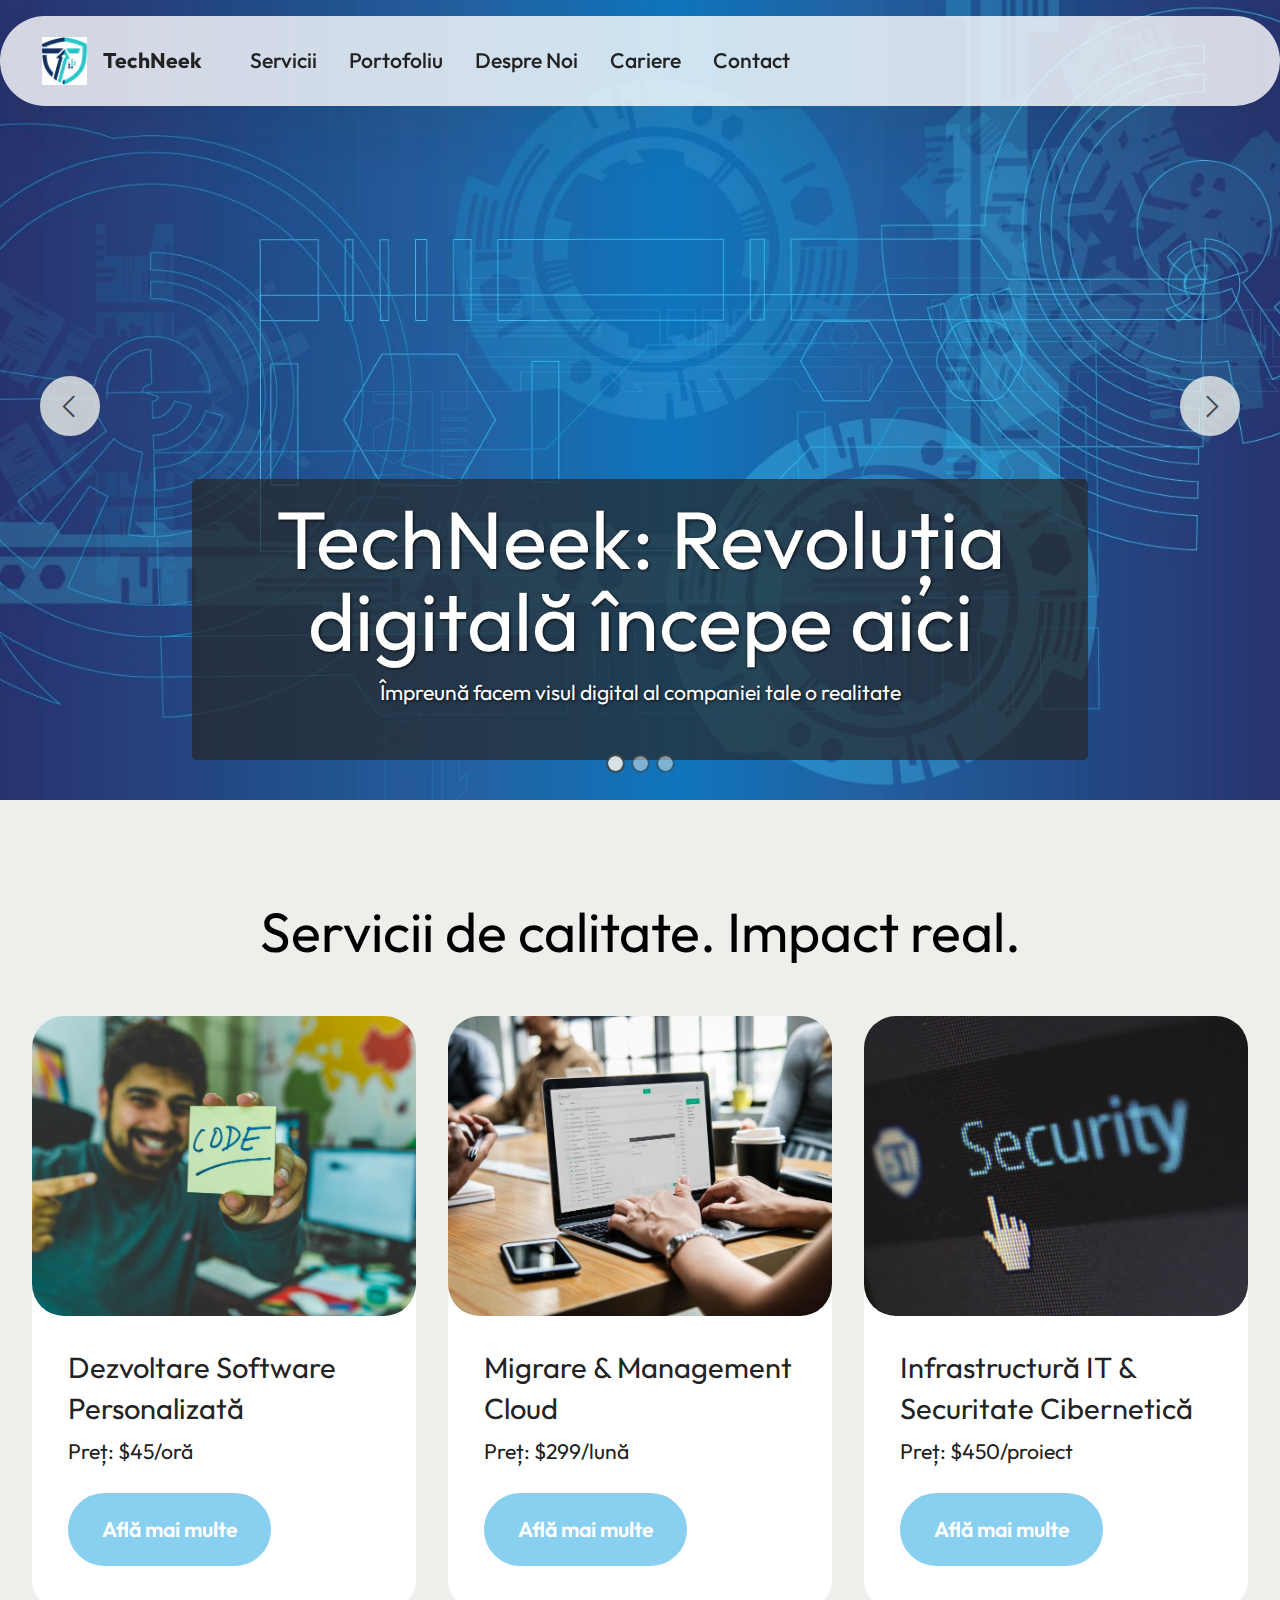
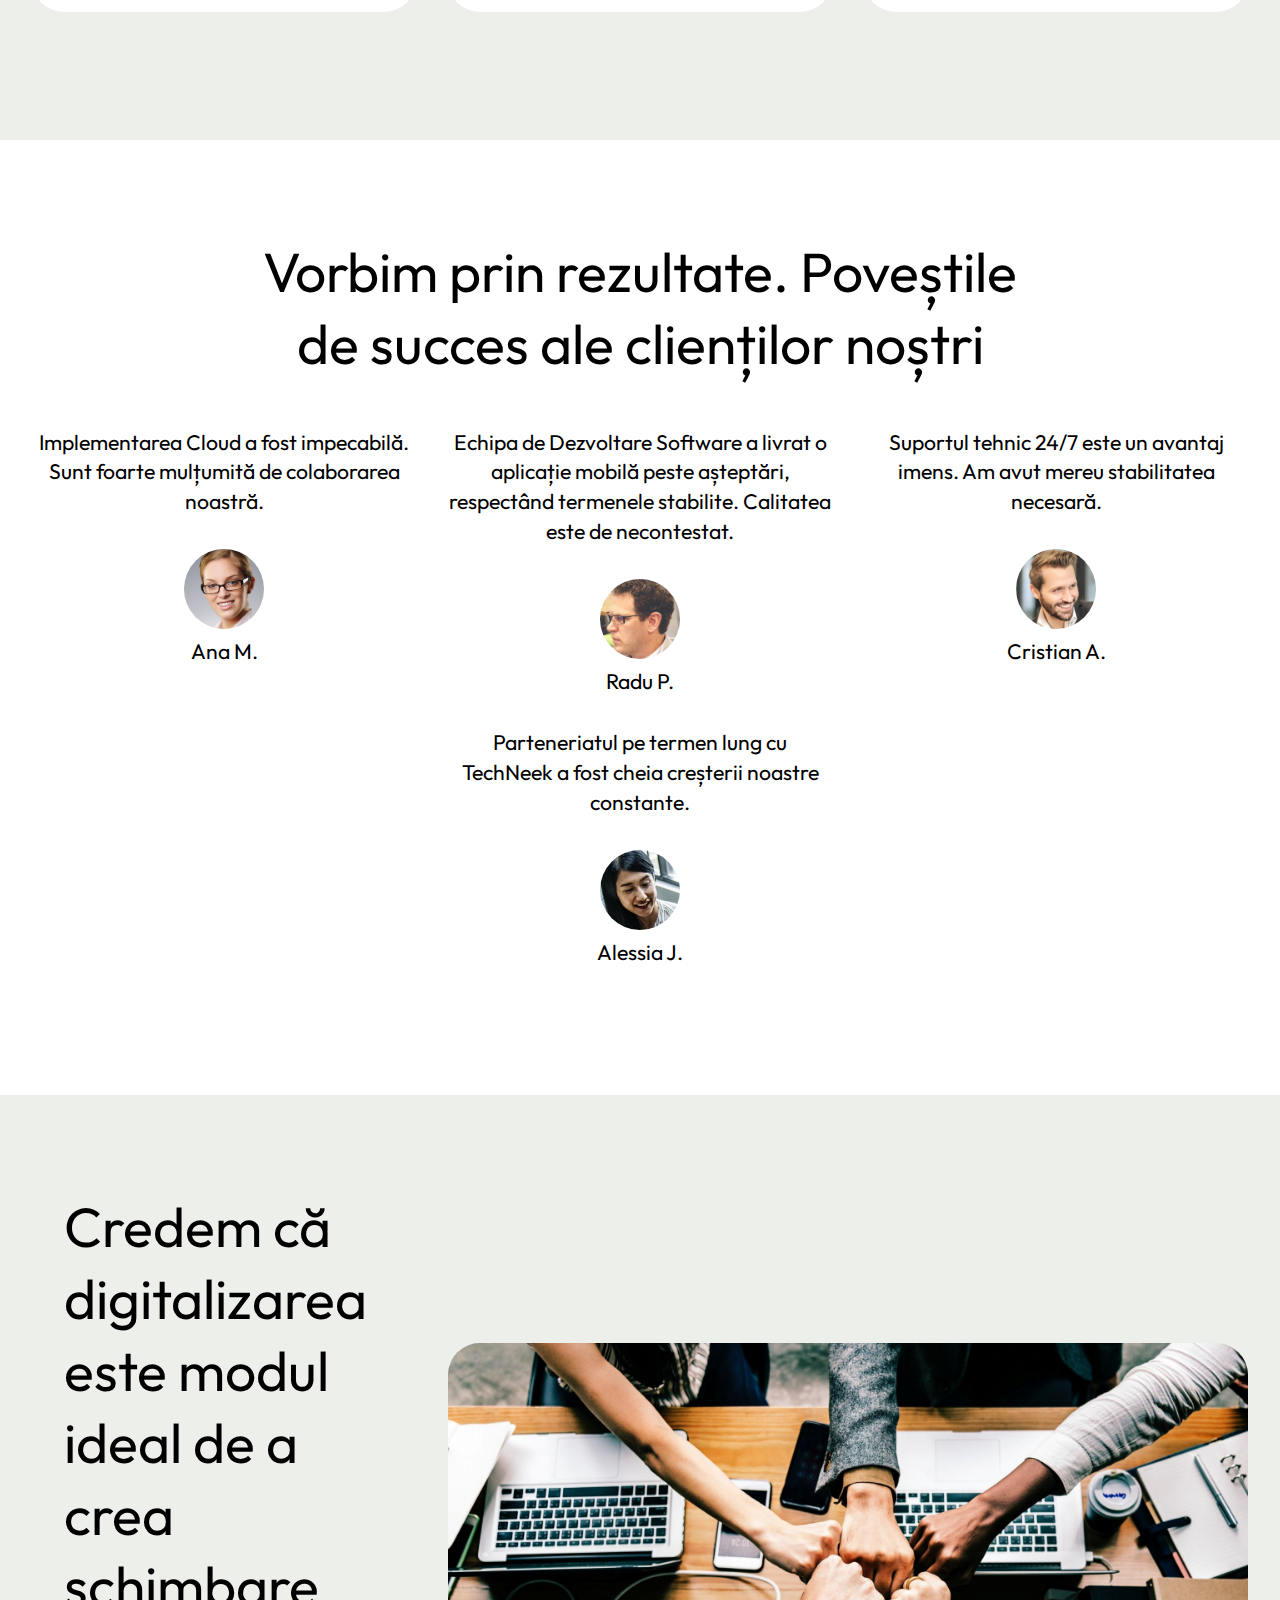
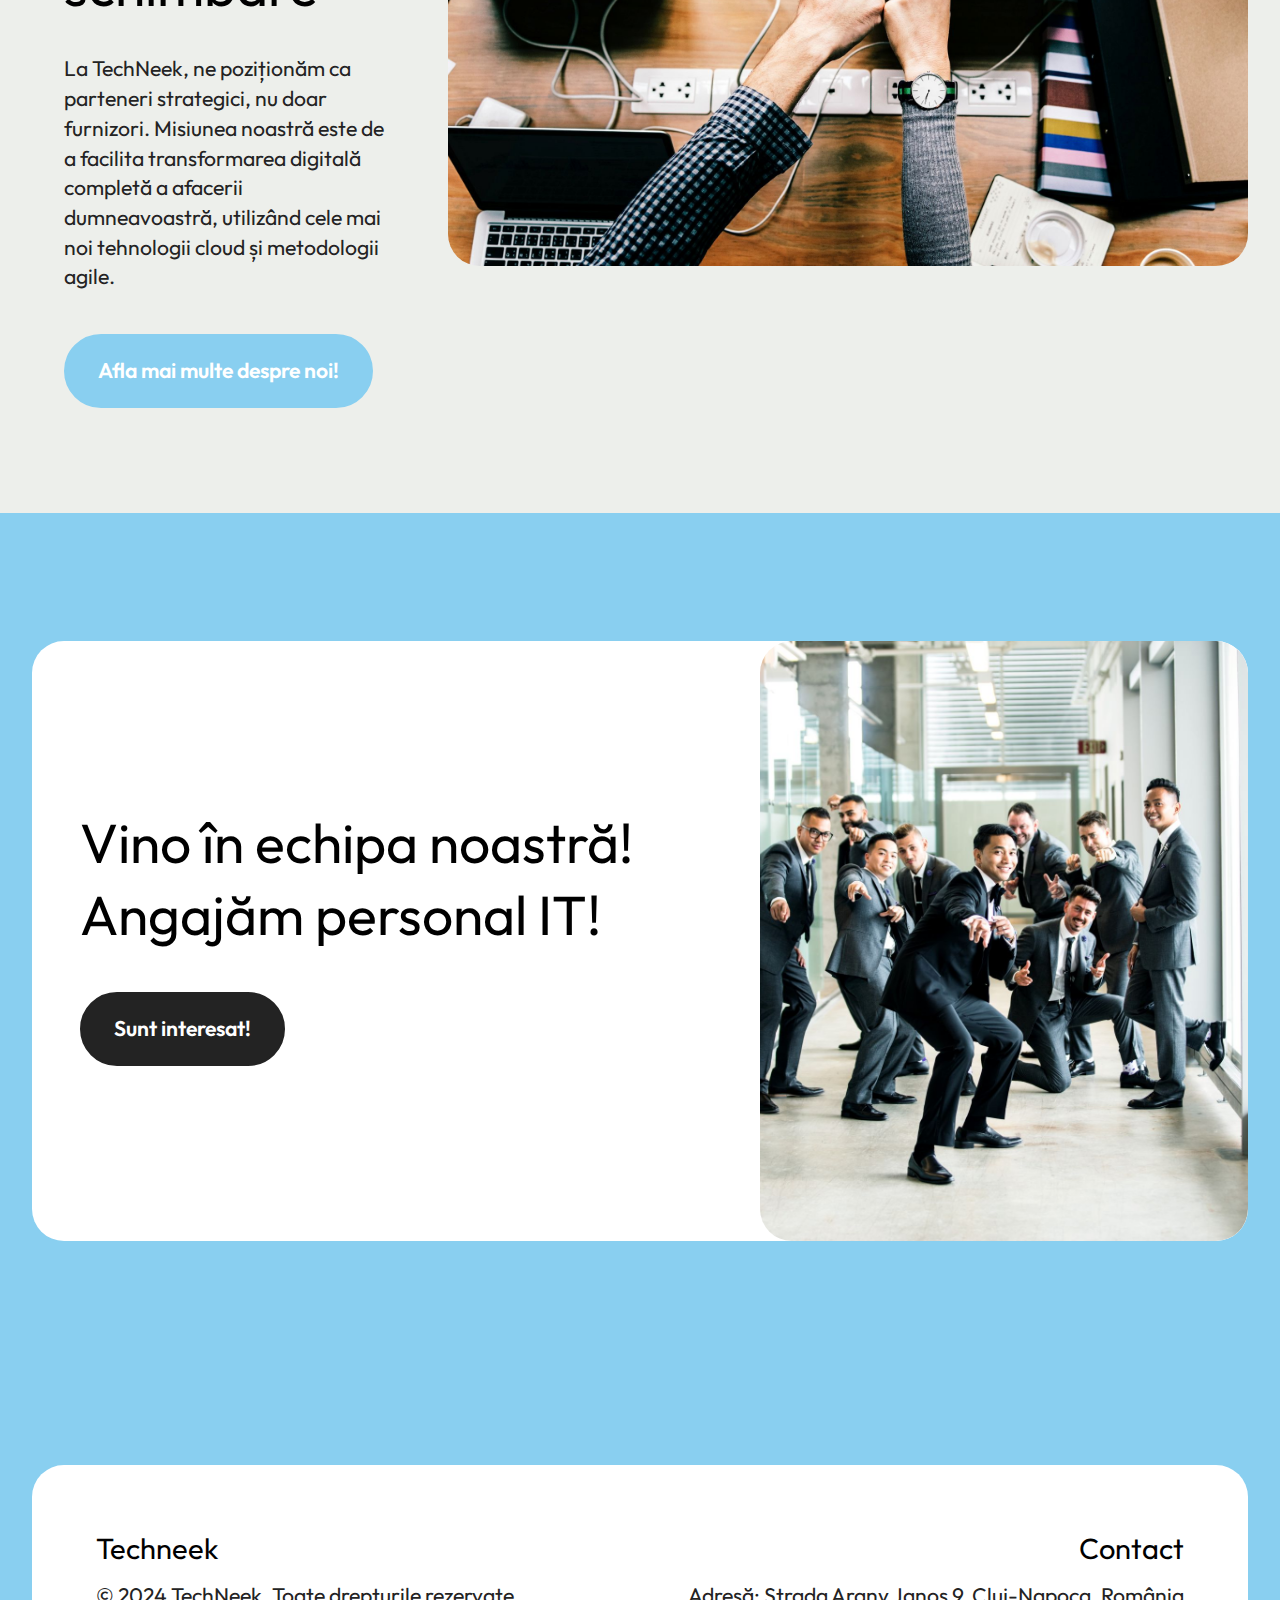
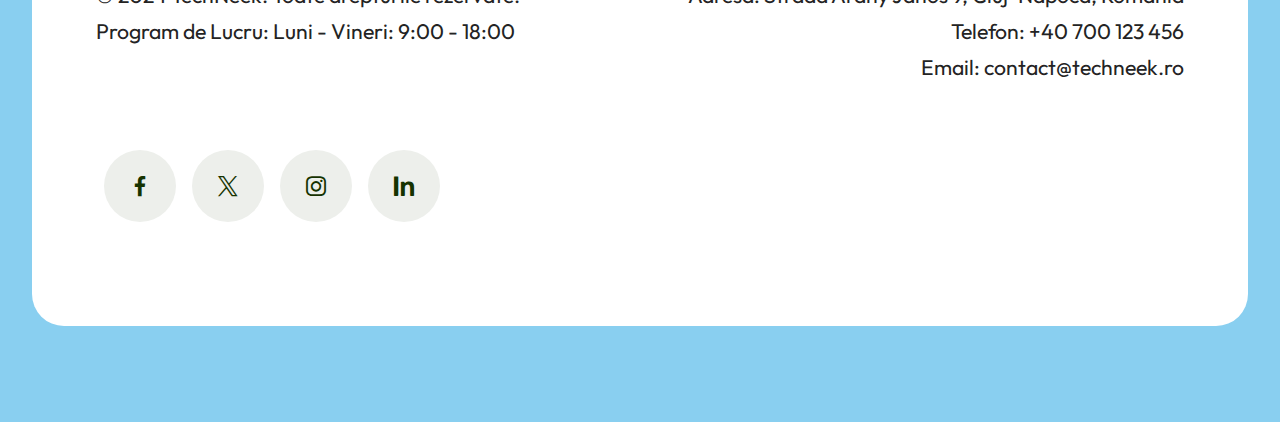
<file: index.html>
<!DOCTYPE html>
<html>

<head>
	<meta charset="UTF-8">
	<meta http-equiv="X-UA-Compatible" content="IE=edge">
	<meta name="author" content="Istvan Florin">
	 <meta name="keywords"
        content="IT, corporatie, firma, software, cloud, infrstructură, dezvoltare web, consultanță, soluții digitale">
	<meta name="generator" content="Mobirise v6.1.12, mobirise.com">
	<meta name="viewport" content="width=device-width, initial-scale=1, minimum-scale=1">
	<link rel="shortcut icon" href="assets/images/gemini-generated-image-dz9r2sdz9r2sdz9r.png" type="image/x-icon">
	<meta name="description"
		content="TechNeek oferă soluții de Dezvoltare Software, Infrastructură IT și Servicii Cloud. Partenerul tău pentru o transformare digitală de succes.">
	<title>TechNeek</title>
	<link rel="stylesheet" href="assets/web/assets/mobirise-icons2/mobirise2.css">
	<link rel="stylesheet" href="assets/bootstrap/css/bootstrap.min.css">
	<link rel="stylesheet" href="assets/dropdown/css/style.css">
	<link rel="stylesheet" href="assets/socicon/css/styles.css">
	<link rel="stylesheet" href="assets/theme/css/style.css">
	<link rel="preload"
		href="https://fonts.googleapis.com/css?family=Poppins:100,100i,200,200i,300,300i,400,400i,500,500i,600,600i,700,700i,800,800i,900,900i&display=swap"
		as="style" onload="this.onload=null;this.rel='stylesheet'">
	<noscript>
		<link rel="stylesheet"
			href="https://fonts.googleapis.com/css?family=Poppins:100,100i,200,200i,300,300i,400,400i,500,500i,600,600i,700,700i,800,800i,900,900i&display=swap">
	</noscript>
	<link rel="preload"
		href="https://fonts.googleapis.com/css?family=Inter+Tight:100,200,300,400,500,600,700,800,900,100i,200i,300i,400i,500i,600i,700i,800i,900i&display=swap"
		as="style" onload="this.onload=null;this.rel='stylesheet'">
	<noscript>
		<link rel="stylesheet"
			href="https://fonts.googleapis.com/css?family=Inter+Tight:100,200,300,400,500,600,700,800,900,100i,200i,300i,400i,500i,600i,700i,800i,900i&display=swap">
	</noscript>
	<link rel="preload" as="style" href="assets/mobirise/css/mbr-additional.css?v=YI3kRM">
	<link rel="stylesheet" href="assets/mobirise/css/mbr-additional.css?v=YI3kRM" type="text/css">
	<link rel="preconnect" href="https://fonts.googleapis.com">
<link rel="preconnect" href="https://fonts.gstatic.com" crossorigin>
<link href="https://fonts.googleapis.com/css2?family=Outfit:wght@300;400;600;700&display=swap" rel="stylesheet">

	<style>
    .carousel-caption {
        background-color: rgba(39, 39, 39, 0.7);
        border-radius: 5px;
        text-shadow: 1px 1px 3px rgba(0,0,0,0.8);
    }
	</style>

</head>

<body>

	<section data-bs-version="5.1" class="menu menu1 cid-v6NII0xb3q" once="menu" id="menu01-0">


		<nav class="navbar navbar-dropdown navbar-fixed-top navbar-expand-lg">
			<div class="container">
				<div class="navbar-brand">
					<span class="navbar-logo">
						<a href="index.html">
							<img src="assets/images/gemini-generated-image-dz9r2sdz9r2sdz9r.png"
								alt="TechNeek: Digitalizarea începe aici" style="height: 3rem;">
						</a>
					</span>
					<span class="navbar-caption-wrap"><a class="navbar-caption text-black display-4"
							href="index.html">TechNeek</a></span>
				</div>
				<button class="navbar-toggler" type="button" data-toggle="collapse" data-bs-toggle="collapse"
					data-target="#navbarSupportedContent" data-bs-target="#navbarSupportedContent"
					aria-controls="navbarNavAltMarkup" aria-expanded="false" aria-label="Toggle navigation">
					<div class="hamburger">
						<span></span>
						<span></span>
						<span></span>
						<span></span>
					</div>
				</button>
				<div class="collapse navbar-collapse" id="navbarSupportedContent">
					<ul class="navbar-nav nav-dropdown nav-right" data-app-modern-menu="true">
						<li class="nav-item">
							<a class="nav-link link text-black text-primary display-4" href="Servicii.html">Servicii</a>
						</li>
						<li class="nav-item">
							<a class="nav-link link text-black text-primary display-4" href="Portofoliu.html"
								aria-expanded="false">Portofoliu</a>
						</li>
						<li class="nav-item">
							<a class="nav-link link text-black text-primary display-4" href="Desprenoi.html">Despre
								Noi</a>
						</li>
						<li class="nav-item"><a class="nav-link link text-black text-primary display-4"
								href="Cariere.html">Cariere</a></li>
						<li class="nav-item"><a class="nav-link link text-black text-primary display-4"
								href="Contact.html">Contact</a></li>
					</ul>


				</div>
			</div>
		</nav>
	</section>

	<section data-bs-version="5.1" class="slider3 cid-v6NQ73GzqE" id="slider03-9">

		<div class="carousel slide" id="v8zXuXJMlh" data-interval="5000" data-bs-interval="5000">
			<ol class="carousel-indicators">
				<li data-slide-to="0" data-bs-slide-to="0" class="active" data-target="#v8zXuXJMlh"
					data-bs-target="#v8zXuXJMlh"></li>
				<li data-slide-to="1" data-bs-slide-to="1" data-target="#v8zXuXJMlh" data-bs-target="#v8zXuXJMlh"></li>
				<li data-slide-to="2" data-bs-slide-to="2" data-target="#v8zXuXJMlh" data-bs-target="#v8zXuXJMlh"></li>
			</ol>
			<div class="carousel-inner">
				<div class="carousel-item slider-image item active">
					<div class="item-wrapper">
						<img class="d-block w-100" src="geometric.jpg" alt="Fundal abstract tehnologic albastru cu forme geometrice circulare și linii digitale">

						<div class="carousel-caption">
							<h1 class="mbr-section-subtitle mbr-fonts-style mb-3 display-1">
								<p class="bold">TechNeek: Revoluția digitală începe aici</p>
							</h1>
							<p class="mbr-section-text mbr-fonts-style mb-4 display-7">Împreună facem visul digital al
								companiei tale o realitate</p>
						</div>
					</div>
				</div>
				<div class="carousel-item slider-image item">
					<div class="item-wrapper">
						<img class="d-block w-100" src="meeting-laptop.jpg" alt="Mobirise Website Builder">

						<div class="carousel-caption">
							<p class="mbr-section-subtitle mbr-fonts-style mb-3 display-5">
								Dezvoltare Software Personalizată
							</p>
							<p class="mbr-section-text mbr-fonts-style mb-4 display-7">Soluții unice, concepute pentru
								succesul afacerii dumneavoastră.</p>
							<div class="mbr-section-btn mb-5">
							</div>
						</div>
					</div>
				</div>
				<div class="carousel-item slider-image item">
					<div class="item-wrapper">
						<img class="d-block w-100" src="calculator-amuzant.jpg" alt="Bărbat zâmbitor lucrând la un calculator într-un birou luminat, tastând fericit">

						<div class="carousel-caption">
							<p class="mbr-section-subtitle mbr-fonts-style mb-3 display-5">
								Infrastructură IT
							</p>
							<p class="mbr-section-text mbr-fonts-style mb-4 display-7">Securitate și performanță
								garantată</p>
							<div class="mbr-section-btn mb-5">
							</div>
						</div>
					</div>
				</div>
			</div>
			<a class="carousel-control carousel-control-prev" role="button" data-slide="prev" data-bs-slide="prev"
				href="#v8zXuXJMlh">
				<span class="mobi-mbri mobi-mbri-arrow-prev" aria-hidden="true"></span>
				<span class="sr-only visually-hidden">Previous</span>
			</a>
			<a class="carousel-control carousel-control-next" role="button" data-slide="next" data-bs-slide="next"
				href="#v8zXuXJMlh">
				<span class="mobi-mbri mobi-mbri-arrow-next" aria-hidden="true"></span>
				<span class="sr-only visually-hidden">Next</span>
			</a>
		</div>
	</section>

	<section data-bs-version="5.1" class="pricing02 cid-v8zWPEwVhf" id="pricing02-w">


		<div class="container">
			<div class="row justify-content-center">
				<div class="col-12 content-head">
					<div class="mbr-section-head mb-5">
						<h2 class="mbr-section-title mbr-fonts-style align-center mb-0 display-2">
							Servicii de calitate. Impact real.
						</h2>
					</div>
				</div>
			</div>
			<div class="row justify-content-center">
				<div class="item features-image col-12 col-md-6 col-lg-4">
					<div class="item-wrapper">
						<div class="item-img">
							<img src="code-note.jpg" alt="Programator zâmbitor ținând un post-it galben pe care scrie CODE, arătând spre el">
						</div>
						<div class="item-content">
							<h3 class="item-title mbr-fonts-style display-5">
								Dezvoltare Software Personalizată
							</h3>
							<p class="item-subtitle mbr-fonts-style display-7">
								Preț: $45/oră
							</p>
							<div class="mbr-section-btn item-footer"><a href="Servicii.html"
									class="btn item-btn btn-primary display-7">Află mai multe</a></div>
						</div>

					</div>
				</div>
				<div class="item features-image col-12 col-md-6 col-lg-4">
					<div class="item-wrapper">
						<div class="item-img">
							<img src="maini-laptop.jpg" alt="Persoană lucrând la laptop într-o ședință, tastând un email, cu colegi în fundal">
						</div>
						<div class="item-content">
							<h3 class="item-title mbr-fonts-style display-5">
								Migrare & Management Cloud
							</h3>
							<p class="item-subtitle mbr-fonts-style display-7">
								Preț: $299/lună
							</p>
							<div class="mbr-section-btn item-footer"><a href="Servicii.html"
									class="btn item-btn btn-primary display-7">Află mai multe</a></div>
						</div>
					</div>
				</div>
				<div class="item features-image col-12 col-md-6 col-lg-4">
					<div class="item-wrapper">
						<div class="item-img">
							<img src="security.jpg" alt="Cursor de mouse indicând spre cuvântul Security pe un ecran digital">
						</div>
						<div class="item-content">
							<h3 class="item-title mbr-fonts-style display-5">
								Infrastructură IT & Securitate Cibernetică
							</h3>
							<p class="item-subtitle mbr-fonts-style display-7">
								Preț: $450/proiect
							</p>
							<div class="mbr-section-btn item-footer"><a href="Servicii.html"
									class="btn item-btn btn-primary display-7">Află mai multe</a></div>
						</div>
					</div>
				</div>
			</div>
		</div>
	</section>

	<section data-bs-version="5.1" class="people05 cid-v6NQp9ebQ5" id="people05-b">




		<div class="container">
			<div class="row mb-5 justify-content-center">
				<div class="col-12 mb-0 content-head">
					<h2 class="mbr-section-title mbr-fonts-style align-center mb-0 display-2">
						Vorbim prin rezultate. Poveștile de succes ale clienților noștri
					</h2>

				</div>
			</div>
			<div class="row justify-content-center">
				<div class="item features-without-image col-12 col-md-6 col-lg-4 active">
					<div class="item-wrapper">
						<div class="card-box align-left">
							<p class="card-text mbr-fonts-style display-7">
								Implementarea Cloud a fost impecabilă. Sunt foarte mulțumită de colaborarea noastră.
							</p>
							<div class="img-wrapper mt-4 mb-2">
								<img src="femeie-in-toata-firea.jpg" alt="Portretul unei femei zâmbitoare purtând ochelari și o cămașă business, pe un fundal gri" data-slide-to="0" data-bs-slide-to="0">
							</div>
							<p class="card-title mbr-fonts-style display-7">
								Ana M.
							</p>
						</div>
					</div>
				</div>
				<div class="item features-without-image col-12 col-md-6 col-lg-4">
					<div class="item-wrapper">
						<div class="card-box align-left">
							<p class="card-text mbr-fonts-style display-7">
								Echipa de Dezvoltare Software a livrat o aplicație mobilă peste așteptări, respectând
								termenele stabilite. Calitatea este de necontestat.
							</p>
							<div class="img-wrapper mt-4 mb-2">
								<img src="barbat-scaun.jpg" data-slide-to="1" data-bs-slide-to="1" alt="Profilul unui bărbat cu ochelari și căști cu microfon, concentrat la activitatea sa de la birou">
							</div>
							<p class="card-title mbr-fonts-style display-7">
								Radu P.
							</p>
						</div>
					</div>
				</div>
				<div class="item features-without-image col-12 col-md-6 col-lg-4">
					<div class="item-wrapper">
						<div class="card-box align-left">
							<p class="card-text mbr-fonts-style display-7">
								Suportul tehnic 24/7 este un avantaj imens. Am avut mereu stabilitatea necesară.
							</p>
							<div class="img-wrapper mt-4 mb-2">
								<img src="cafeluta-la-laptop.jpg" data-slide-to="2" data-bs-slide-to="2" alt="Bărbat cu barbă zâmbind și privind spre dreapta">
							</div>
							<p class="card-title mbr-fonts-style display-7">
								Cristian A.
							</p>
						</div>
					</div>
				</div>
				<div class="item features-without-image col-12 col-md-6 col-lg-4">
					<div class="item-wrapper">
						<div class="card-box align-left">
							<p class="card-text mbr-fonts-style display-7">
								Parteneriatul pe termen lung cu TechNeek a fost cheia creșterii noastre constante.
							</p>
							<div class="img-wrapper mt-4 mb-2">
								<img src="femeie.jpg" data-slide-to="2" data-bs-slide-to="2" alt="Portretul unei tinere profesioniste zâmbind într-un birou luminos.">
							</div>
							<p class="card-title mbr-fonts-style display-7">
								Alessia J.
							</p>
						</div>
					</div>
				</div>
			</div>
		</div>
	</section>

	<section data-bs-version="5.1" class="header1 cid-v6NQDo6KdR" id="header01-c">





		<div class="container-fluid">
			<div class="row justify-content-center">
				<div class="col-12 col-md-12 col-lg-8 image-wrapper">
					<img class="w-100" src="maini.jpg" alt="Vedere de sus cu mâinile unei echipe unite într-un salut de grup deasupra laptopurilor">
				</div>
				<div class="col-12 col-lg col-md-12">
					<div class="text-wrapper align-left">
						<h2 class="mbr-section-title mbr-fonts-style mb-4 display-2">
							Credem că digitalizarea este modul ideal de a crea schimbare
						</h2>
						<p class="mbr-text mbr-fonts-style mb-4 display-7">
							La TechNeek, ne poziționăm ca parteneri strategici, nu doar furnizori. Misiunea noastră este
							de a facilita transformarea digitală completă a afacerii dumneavoastră, utilizând cele mai
							noi tehnologii cloud și metodologii agile.
						</p>
						<div class="mbr-section-btn mt-3"><a class="btn btn-warning display-7"
								href="Desprenoi.html">Afla mai multe despre noi!</a></div>
					</div>
				</div>
			</div>
		</div>
	</section>

	<section data-bs-version="5.1" class="start article05 cid-v8zX3zJkdS" id="article05-x">





		<div class="container">
			<div class="row justify-content-center align-items-center">
				<div class="col-12">
					<div class="card-wrapper">
						<div class="row">
							<div class="col-12 col-md-12 col-lg-5 image-wrapper">
								<img class="w-100" src="businessmani-dans.jpg" alt="Grup de bărbați în costume business într-o postură dinamică și amuzantă pe un hol de birou">
							</div>
							<div class="col-12 col-lg col-md-12">
								<div class="text-wrapper align-left">
									<h2 class="mbr-section-title mbr-fonts-style mb-4 display-2">
										Vino în echipa noastră! Angajăm personal IT!
									</h2>
									<div class="mbr-section-btn mt-3"><a class="btn btn-lg btn-black display-7"
											href="Cariere.html">Sunt interesat!</a></div>
								</div>
							</div>
						</div>
					</div>
				</div>
			</div>
		</div>
	</section>

	<section data-bs-version="5.1" class="footer1 cid-v6NQKkIXAj" once="footers" id="footer01-d">
    <div class="container">
        <div class="row mbr-white">
            
            <div class="col-12 col-md-6 text-start">
                <h2 class="mbr-section-subtitle mbr-fonts-style mb-2 display-5">
                    Techneek
                </h2>
                <ul class="list mbr-fonts-style display-7">
                    <li class="mbr-text item-wrap">© 2024 TechNeek. Toate drepturile rezervate.</li>
                    <li class="mbr-text item-wrap">Program de Lucru: Luni - Vineri: 9:00 - 18:00</li>
                </ul>
            </div>

            <div class="col-12 col-md-6 text-md-end">
                <h2 class="mbr-section-subtitle mbr-fonts-style mb-2 display-5">
                    Contact
                </h2>
                <ul class="list mbr-fonts-style display-7">
                    <li class="mbr-text item-wrap">Adresă: Strada Arany Janos 9, Cluj-Napoca, România</li>
                    <li class="mbr-text item-wrap">Telefon: +40 700 123 456</li>
                    <li class="mbr-text item-wrap">Email: contact@techneek.ro</li>
                </ul>
            </div>

            <div class="col-12 mt-5 footer-col">
                <div class="social-row mt-2 display-7">
                    <div class="soc-item">
                        <a href="https://www.facebook.com/" target="_blank">
                            <span class="mbr-iconfont socicon socicon-facebook"></span>
                        </a>
                    </div>
                    <div class="soc-item">
                        <a href="https://x.com/home" target="_blank">
                            <span class="mbr-iconfont socicon socicon-twitter"></span>
                        </a>
                    </div>
                    <div class="soc-item">
                        <a href="https://www.instagram.com/" target="_blank">
                            <span class="mbr-iconfont socicon socicon-instagram"></span>
                        </a>
                    </div>
                    <div class="soc-item">
                        <a href="https://www.linkedin.com/" target="_blank">
                            <span class="mbr-iconfont socicon-logmein socicon"></span>
                        </a>
                    </div>
                </div>
            </div>
            
            <div class="col-12 mt-4">
                <p class="mbr-text mb-0 mbr-fonts-style copyright align-center display-7">
                </p>
            </div>
        </div>
    </div>
</section>
	<script src="assets/bootstrap/js/bootstrap.bundle.min.js"></script>
	<script src="assets/smoothscroll/smooth-scroll.js"></script>
	<script src="assets/ytplayer/index.js"></script>
	<script src="assets/dropdown/js/navbar-dropdown.js"></script>
	<script src="assets/theme/js/script.js"></script>


</body>

</html>
</file>
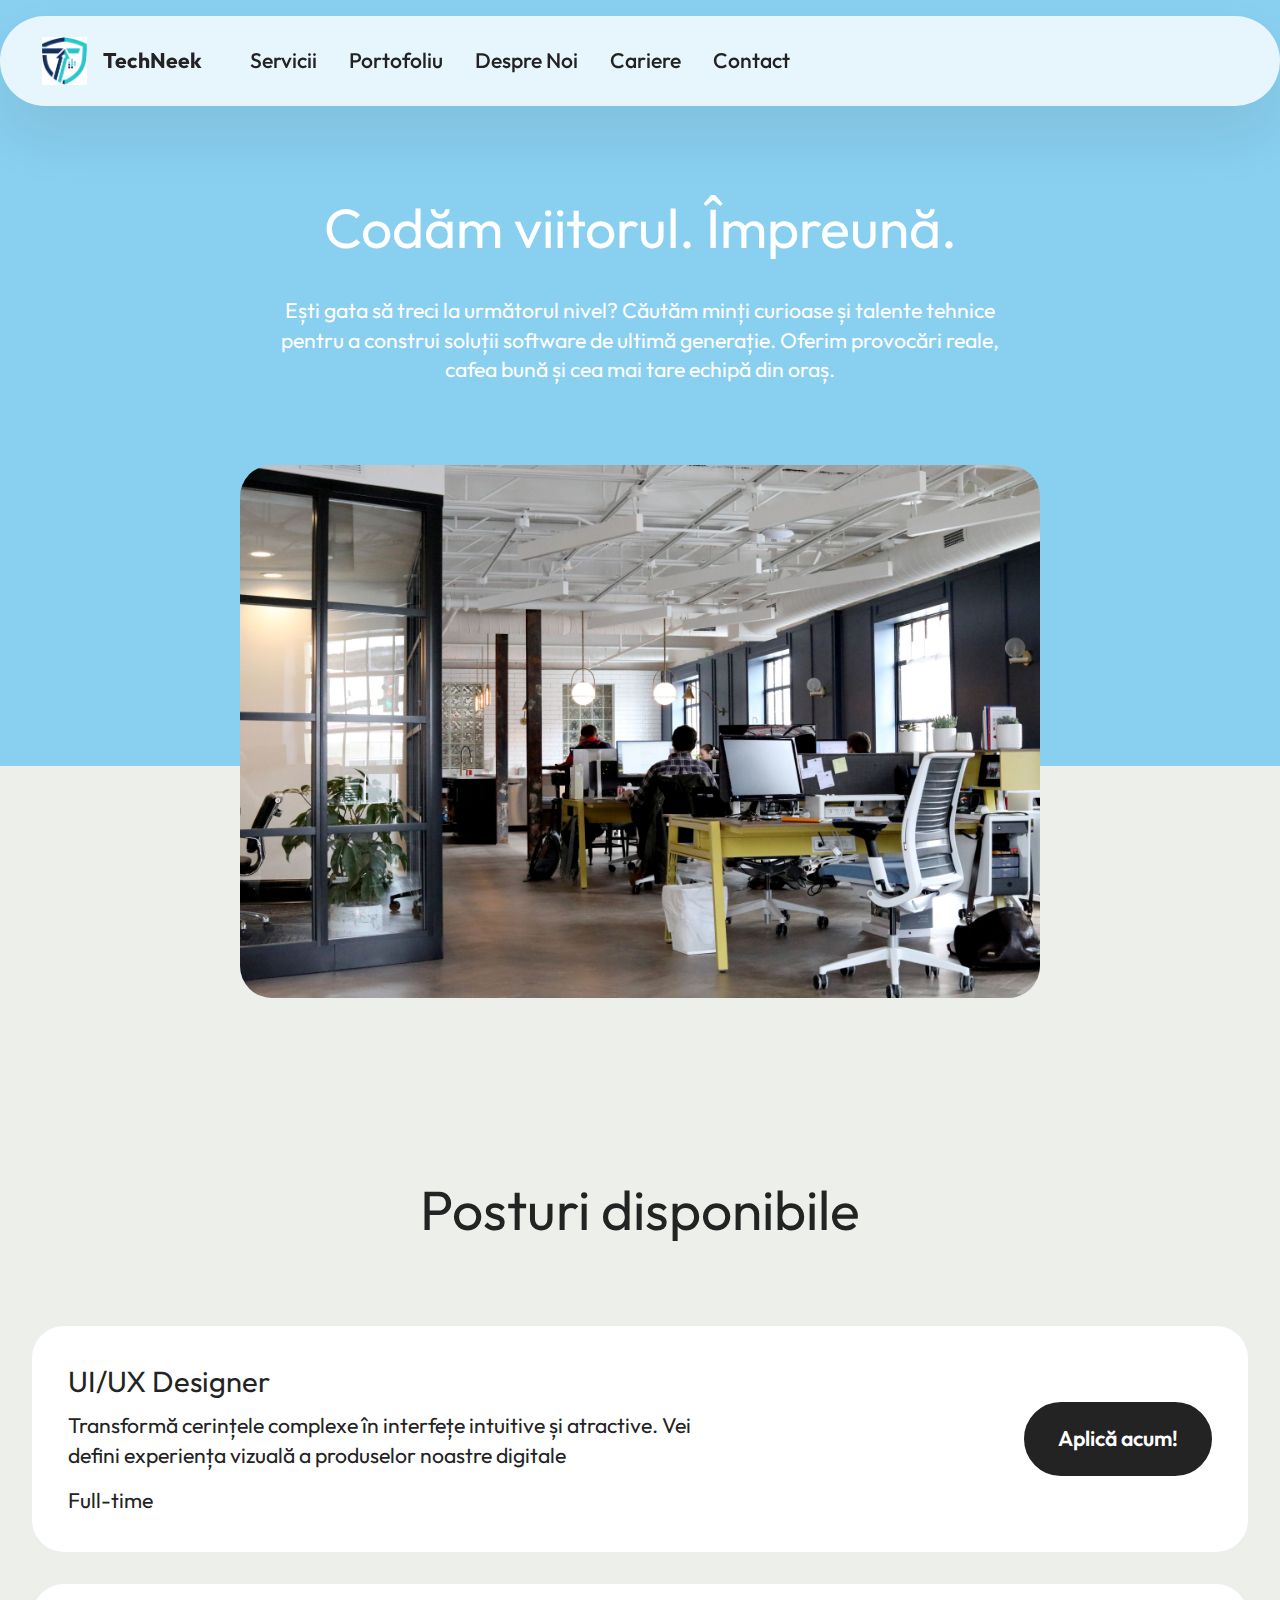
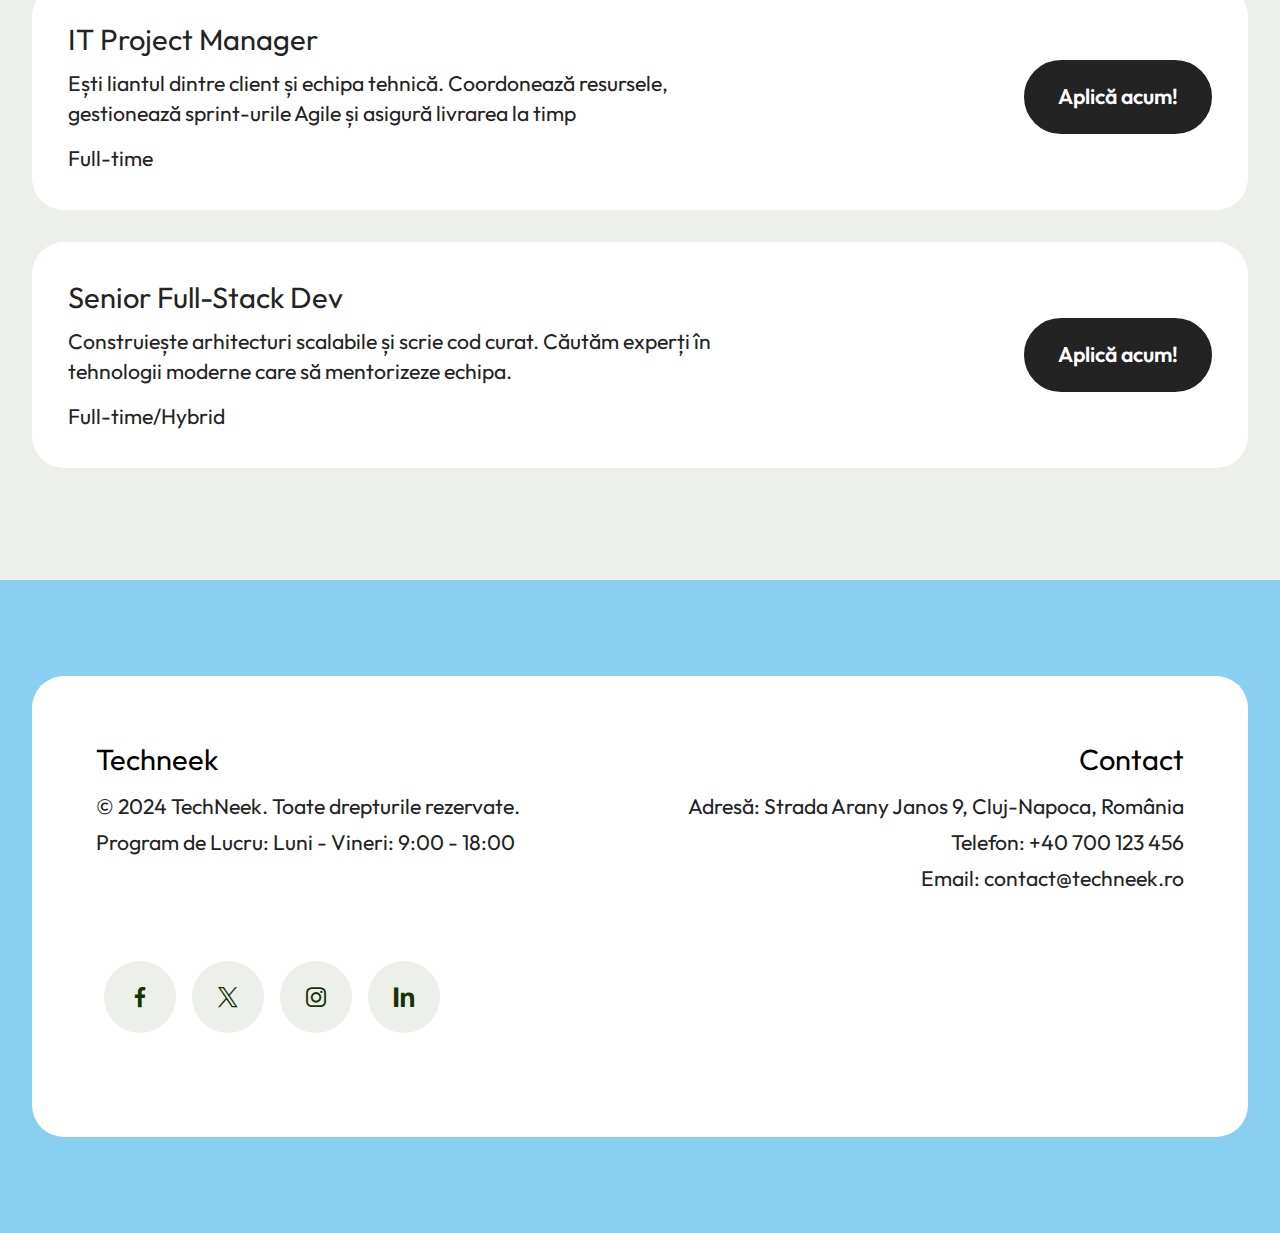
<file: Cariere.html>
<!DOCTYPE html>
<html>

<head>
	<meta charset="UTF-8">
	<meta http-equiv="X-UA-Compatible" content="IE=edge">
	<meta name="author" content="Istvan Florin">
	 <meta name="keywords"
        content="IT, corporatie, firma, software, cloud, infrstructură, dezvoltare web, consultanță, soluții digitale">
	<meta name="generator" content="Mobirise v6.1.12, mobirise.com">
	<meta name="viewport" content="width=device-width, initial-scale=1, minimum-scale=1">
	<link rel="shortcut icon" href="assets/images/gemini-generated-image-dz9r2sdz9r2sdz9r.png" type="image/x-icon">
	<meta name="description"
		content="Alătură-te echipei noastre! Căutăm developeri pasionați și specialiști IT care vor să lucreze la proiecte inovatoare. Vezi pozițiile deschise și aplică azi.">


	<title>Cariere</title>
	<link rel="stylesheet" href="assets/web/assets/mobirise-icons2/mobirise2.css">
	<link rel="stylesheet" href="assets/bootstrap/css/bootstrap.min.css">
	<link rel="stylesheet" href="assets/dropdown/css/style.css">
	<link rel="stylesheet" href="assets/socicon/css/styles.css">
	<link rel="stylesheet" href="assets/theme/css/style.css">
	<link rel="preload"
		href="https://fonts.googleapis.com/css?family=Poppins:100,100i,200,200i,300,300i,400,400i,500,500i,600,600i,700,700i,800,800i,900,900i&display=swap"
		as="style" onload="this.onload=null;this.rel='stylesheet'">
	<noscript>
		<link rel="stylesheet"
			href="https://fonts.googleapis.com/css?family=Poppins:100,100i,200,200i,300,300i,400,400i,500,500i,600,600i,700,700i,800,800i,900,900i&display=swap">
	</noscript>
	<link rel="preload"
		href="https://fonts.googleapis.com/css?family=Inter+Tight:100,200,300,400,500,600,700,800,900,100i,200i,300i,400i,500i,600i,700i,800i,900i&display=swap"
		as="style" onload="this.onload=null;this.rel='stylesheet'">
	<noscript>
		<link rel="stylesheet"
			href="https://fonts.googleapis.com/css?family=Inter+Tight:100,200,300,400,500,600,700,800,900,100i,200i,300i,400i,500i,600i,700i,800i,900i&display=swap">
	</noscript>
	<link rel="preload" as="style" href="assets/mobirise/css/mbr-additional.css?v=W9L2OX">
	<link rel="stylesheet" href="assets/mobirise/css/mbr-additional.css?v=W9L2OX" type="text/css">
	<link rel="preconnect" href="https://fonts.googleapis.com">
<link rel="preconnect" href="https://fonts.gstatic.com" crossorigin>
<link href="https://fonts.googleapis.com/css2?family=Outfit:wght@300;400;600;700&display=swap" rel="stylesheet">




</head>

<body>

	<section data-bs-version="5.1" class="menu menu1 cid-v6NII0xb3q" once="menu" id="menu01-6">


		<nav class="navbar navbar-dropdown navbar-fixed-top navbar-expand-lg">
			<div class="container">
				<div class="navbar-brand">
					<span class="navbar-logo">
						<a href="index.html">
							<img src="assets/images/gemini-generated-image-dz9r2sdz9r2sdz9r.png"
								alt="TechNeek: Digitalizarea începe aici" style="height: 3rem;">
						</a>
					</span>
					<span class="navbar-caption-wrap"><a class="navbar-caption text-black display-4"
							href="index.html">TechNeek</a></span>
				</div>
				<button class="navbar-toggler" type="button" data-toggle="collapse" data-bs-toggle="collapse"
					data-target="#navbarSupportedContent" data-bs-target="#navbarSupportedContent"
					aria-controls="navbarNavAltMarkup" aria-expanded="false" aria-label="Toggle navigation">
					<div class="hamburger">
						<span></span>
						<span></span>
						<span></span>
						<span></span>
					</div>
				</button>
				<div class="collapse navbar-collapse" id="navbarSupportedContent">
					<ul class="navbar-nav nav-dropdown nav-right" data-app-modern-menu="true">
						<li class="nav-item">
							<a class="nav-link link text-black text-primary display-4" href="Servicii.html">Servicii</a>
						</li>
						<li class="nav-item">
							<a class="nav-link link text-black text-primary display-4" href="Portofoliu.html"
								aria-expanded="false">Portofoliu</a>
						</li>
						<li class="nav-item">
							<a class="nav-link link text-black text-primary display-4" href="Desprenoi.html">Despre
								Noi</a>
						</li>
						<li class="nav-item"><a class="nav-link link text-black text-primary display-4"
								href="Cariere.html">Cariere</a></li>
						<li class="nav-item"><a class="nav-link link text-black text-primary display-4"
								href="Contact.html">Contact</a></li>
					</ul>


				</div>
			</div>
		</nav>
	</section>

	<section data-bs-version="5.1" class="header5 cid-v80uDRU72d" id="header05-t">

		<div class="topbg"></div>

		<div class="align-center container-fluid pt-5 mt-5">
			<div class="row justify-content-center">
				<div class="col-md-12 content-head">
					<h1 class="mbr-section-title mbr-fonts-style mb-4 display-2">
						Codăm viitorul. Împreună.
					</h1>
					<p class="mbr-text mbr-fonts-style mb-4 display-7">
						Ești gata să treci la următorul nivel? Căutăm minți curioase și talente tehnice pentru a
						construi soluții software de ultimă generație. Oferim provocări reale, cafea bună și cea mai
						tare echipă din oraș.
					</p>
				</div>
			</div>
			<div class="row mt-5 justify-content-center">
				<div class="col-12 col-lg-8">
					<img src="office1.jpg"
						alt="Spațiu de birouri modern open-space cu design industrial, tavan înalt și angajați lucrând la calculatoare"
						title="">
				</div>
			</div>
		</div>
	</section>

	<section data-bs-version="5.1" class="people01 cid-v80uihq925" id="people01-s">
		<div class="container">
			<div class="row">

				<div class="col-12 mb-5">
					<h2 class="mbr-section-maintitle mbr-fonts-style mb-4 display-2 text-center">
						Posturi disponibile
					</h2>
				</div>

				<div class="col-12">

					<div class="item features-without-image">
						<div class="item-wrapper">
							<div class="row align-items-center">
								<div class="col-md-7">
									<div class="align-left">
										<h3 class="mbr-section-title mbr-fonts-style mb-2 display-5">
											UI/UX Designer
										</h3>
										<p class="mbr-section-subtitle mbr-fonts-style mb-3 display-7">
											Transformă cerințele complexe în interfețe intuitive și atractive. Vei
											defini experiența vizuală a produselor noastre digitale
										</p>
										<p class="mbr-section-text mbr-fonts-style mb-0 display-7">
											Full-time<br>
										</p>
									</div>
								</div>
								<div class="col-md-5">
									<div class="mbr-section-btn align-right">
										<a class="btn btn-black display-7" href="Contact.html">Aplică acum!</a>
									</div>
								</div>
							</div>
						</div>
					</div>

					<div class="item features-without-image">
						<div class="item-wrapper">
							<div class="row align-items-center">
								<div class="col-md-7">
									<div class="align-left">
										<h3 class="mbr-section-title mbr-fonts-style mb-2 display-5">
											IT Project Manager
										</h3>
										<p class="mbr-section-subtitle mbr-fonts-style mb-3 display-7">
											Ești liantul dintre client și echipa tehnică. Coordonează resursele,
											gestionează sprint-urile Agile și asigură livrarea la timp
										</p>
										<p class="mbr-section-text mbr-fonts-style mb-0 display-7">
											Full-time<br>
										</p>
									</div>
								</div>
								<div class="col-md-5">
									<div class="mbr-section-btn align-right">
										<a class="btn btn-black display-7" href="Contact.html">Aplică acum!</a>
									</div>
								</div>
							</div>
						</div>
					</div>

					<div class="item features-without-image">
						<div class="item-wrapper">
							<div class="row align-items-center">
								<div class="col-md-7">
									<div class="align-left">
										<h3 class="mbr-section-title mbr-fonts-style mb-2 display-5">
											Senior Full-Stack Dev
										</h3>
										<p class="mbr-section-subtitle mbr-fonts-style mb-3 display-7">
											Construiește arhitecturi scalabile și scrie cod curat. Căutăm experți în
											tehnologii moderne care să mentorizeze echipa.
										</p>
										<p class="mbr-section-text mbr-fonts-style mb-0 display-7">
											Full-time/Hybrid<br>
										</p>
									</div>
								</div>
								<div class="col-md-5">
									<div class="mbr-section-btn align-right">
										<a class="btn btn-black display-7" href="Contact.html">Aplică acum!</a>
									</div>
								</div>
							</div>
						</div>
					</div>

				</div>
			</div>
		</div>
	</section>
<section data-bs-version="5.1" class="footer1 cid-v6NQKkIXAj" once="footers" id="footer01-d">
    <div class="container">
        <div class="row mbr-white">
            
            <div class="col-12 col-md-6 text-start">
                <h2 class="mbr-section-subtitle mbr-fonts-style mb-2 display-5">
                    Techneek
                </h2>
                <ul class="list mbr-fonts-style display-7">
                    <li class="mbr-text item-wrap">© 2024 TechNeek. Toate drepturile rezervate.</li>
                    <li class="mbr-text item-wrap">Program de Lucru: Luni - Vineri: 9:00 - 18:00</li>
                </ul>
            </div>

            <div class="col-12 col-md-6 text-md-end">
                <h2 class="mbr-section-subtitle mbr-fonts-style mb-2 display-5">
                    Contact
                </h2>
                <ul class="list mbr-fonts-style display-7">
                    <li class="mbr-text item-wrap">Adresă: Strada Arany Janos 9, Cluj-Napoca, România</li>
                    <li class="mbr-text item-wrap">Telefon: +40 700 123 456</li>
                    <li class="mbr-text item-wrap">Email: contact@techneek.ro</li>
                </ul>
            </div>

            <div class="col-12 mt-5 footer-col">
                <div class="social-row mt-2 display-7">
                    <div class="soc-item">
                        <a href="https://www.facebook.com/" target="_blank">
                            <span class="mbr-iconfont socicon socicon-facebook"></span>
                        </a>
                    </div>
                    <div class="soc-item">
                        <a href="https://x.com/home" target="_blank">
                            <span class="mbr-iconfont socicon socicon-twitter"></span>
                        </a>
                    </div>
                    <div class="soc-item">
                        <a href="https://www.instagram.com/" target="_blank">
                            <span class="mbr-iconfont socicon socicon-instagram"></span>
                        </a>
                    </div>
                    <div class="soc-item">
                        <a href="https://www.linkedin.com/" target="_blank">
                            <span class="mbr-iconfont socicon-logmein socicon"></span>
                        </a>
                    </div>
                </div>
            </div>
            
            <div class="col-12 mt-4">
                <p class="mbr-text mb-0 mbr-fonts-style copyright align-center display-7">
                </p>
            </div>
        </div>
    </div>
</section>
	<script src="assets/bootstrap/js/bootstrap.bundle.min.js"></script>
	<script src="assets/smoothscroll/smooth-scroll.js"></script>
	<script src="assets/ytplayer/index.js"></script>
	<script src="assets/dropdown/js/navbar-dropdown.js"></script>
	<script src="assets/theme/js/script.js"></script>


</body>

</html>
</file>
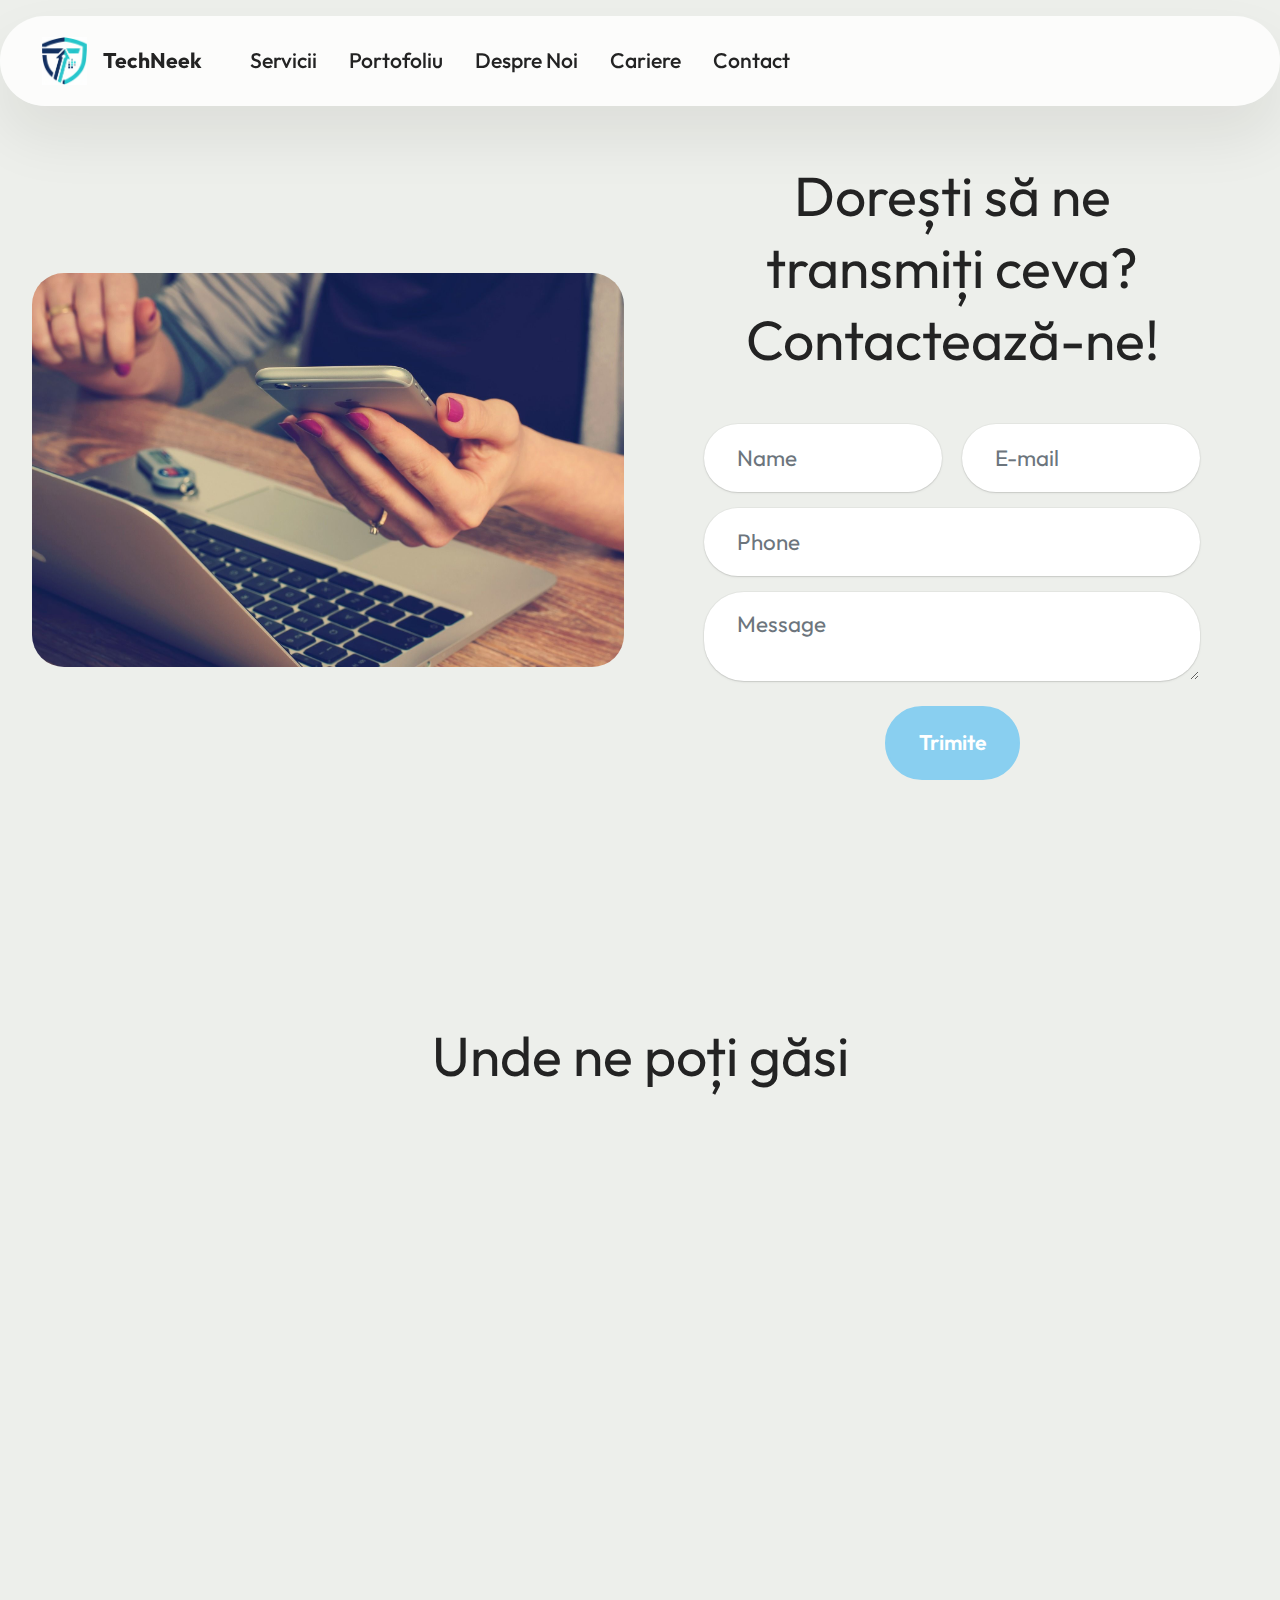
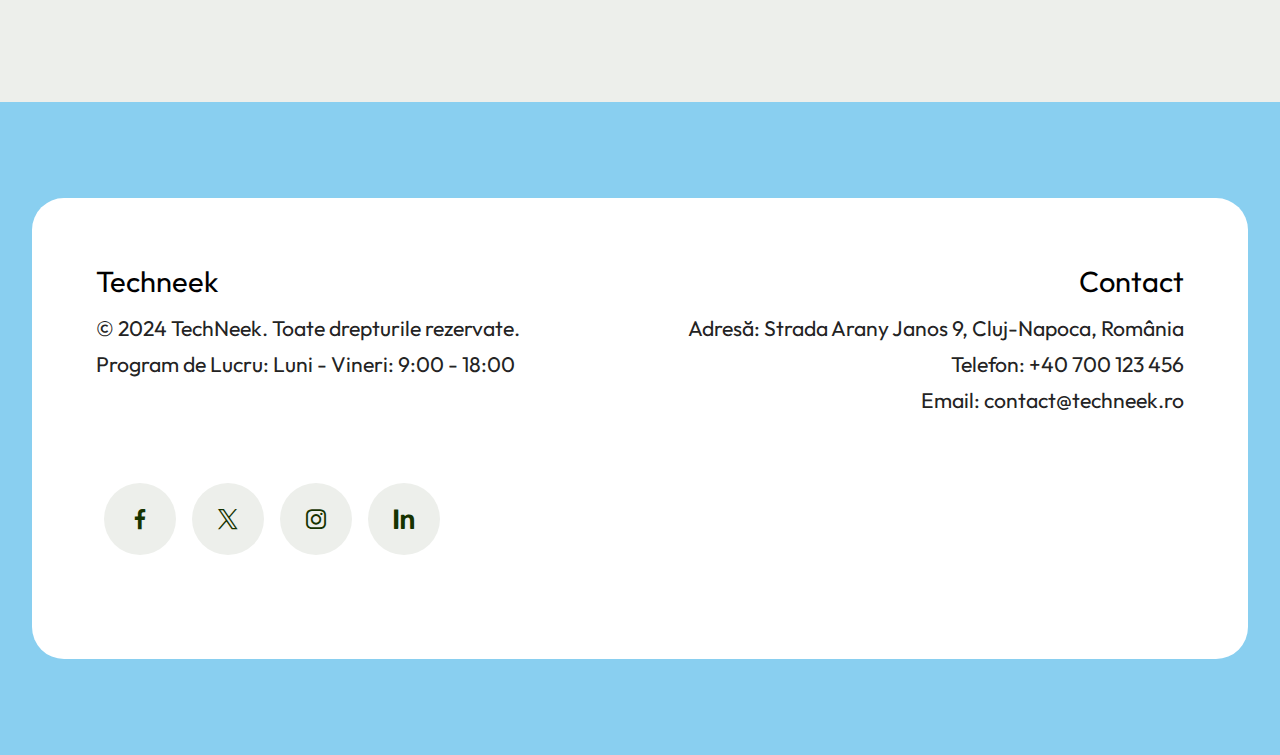
<file: Contact.html>
<!DOCTYPE html>
<html>

<head>
	<meta charset="UTF-8">
	<meta http-equiv="X-UA-Compatible" content="IE=edge">
	<meta name="author" content="Istvan Florin">
	 <meta name="keywords"
        content="IT, corporatie, firma, software, cloud, infrstructură, dezvoltare web, consultanță, soluții digitale">
	<meta name="generator" content="Mobirise v6.1.12, mobirise.com">
	<meta name="viewport" content="width=device-width, initial-scale=1, minimum-scale=1">
	<link rel="shortcut icon" href="assets/images/gemini-generated-image-dz9r2sdz9r2sdz9r.png" type="image/x-icon">
	<meta name="description"
		content="Descoperă gama noastră de servicii IT: dezvoltare web, aplicații mobile, soluții cloud și securitate cibernetică. Tehnologie de ultimă oră pentru succesul tău.">


	<title>Contact</title>
	<link rel="stylesheet" href="assets/web/assets/mobirise-icons2/mobirise2.css">
	<link rel="stylesheet" href="assets/bootstrap/css/bootstrap.min.css">
	<link rel="stylesheet" href="assets/dropdown/css/style.css">
	<link rel="stylesheet" href="assets/socicon/css/styles.css">
	<link rel="stylesheet" href="assets/theme/css/style.css">
	<link rel="preload"
		href="https://fonts.googleapis.com/css?family=Poppins:100,100i,200,200i,300,300i,400,400i,500,500i,600,600i,700,700i,800,800i,900,900i&display=swap"
		as="style" onload="this.onload=null;this.rel='stylesheet'">
	<noscript>
		<link rel="stylesheet"
			href="https://fonts.googleapis.com/css?family=Poppins:100,100i,200,200i,300,300i,400,400i,500,500i,600,600i,700,700i,800,800i,900,900i&display=swap">
	</noscript>
	<link rel="preload"
		href="https://fonts.googleapis.com/css?family=Inter+Tight:100,200,300,400,500,600,700,800,900,100i,200i,300i,400i,500i,600i,700i,800i,900i&display=swap"
		as="style" onload="this.onload=null;this.rel='stylesheet'">
	<noscript>
		<link rel="stylesheet"
			href="https://fonts.googleapis.com/css?family=Inter+Tight:100,200,300,400,500,600,700,800,900,100i,200i,300i,400i,500i,600i,700i,800i,900i&display=swap">
	</noscript>
	<link rel="preload" as="style" href="assets/mobirise/css/mbr-additional.css?v=zzrJwa">
	<link rel="stylesheet" href="assets/mobirise/css/mbr-additional.css?v=zzrJwa" type="text/css">
	<link rel="preconnect" href="https://fonts.googleapis.com">
<link rel="preconnect" href="https://fonts.gstatic.com" crossorigin>
<link href="https://fonts.googleapis.com/css2?family=Outfit:wght@300;400;600;700&display=swap" rel="stylesheet">




</head>

<body>

	<section data-bs-version="5.1" class="menu menu1 cid-v6NII0xb3q" once="menu" id="menu01-7">


		<nav class="navbar navbar-dropdown navbar-fixed-top navbar-expand-lg">
			<div class="container">
				<div class="navbar-brand">
					<span class="navbar-logo">
						<a href="index.html">
							<img src="assets/images/gemini-generated-image-dz9r2sdz9r2sdz9r.png"
								alt="TechNeek: Digitalizarea începe aici" style="height: 3rem;">
						</a>
					</span>
					<span class="navbar-caption-wrap"><a class="navbar-caption text-black display-4"
							href="index.html">TechNeek</a></span>
				</div>
				<button class="navbar-toggler" type="button" data-toggle="collapse" data-bs-toggle="collapse"
					data-target="#navbarSupportedContent" data-bs-target="#navbarSupportedContent"
					aria-controls="navbarNavAltMarkup" aria-expanded="false" aria-label="Toggle navigation">
					<div class="hamburger">
						<span></span>
						<span></span>
						<span></span>
						<span></span>
					</div>
				</button>
				<div class="collapse navbar-collapse" id="navbarSupportedContent">
					<ul class="navbar-nav nav-dropdown nav-right" data-app-modern-menu="true">
						<li class="nav-item">
							<a class="nav-link link text-black text-primary display-4" href="Servicii.html">Servicii</a>
						</li>
						<li class="nav-item">
							<a class="nav-link link text-black text-primary display-4" href="Portofoliu.html"
								aria-expanded="false">Portofoliu</a>
						</li>
						<li class="nav-item">
							<a class="nav-link link text-black text-primary display-4" href="Desprenoi.html">Despre
								Noi</a>
						</li>
						<li class="nav-item"><a class="nav-link link text-black text-primary display-4"
								href="Cariere.html">Cariere</a></li>
						<li class="nav-item"><a class="nav-link link text-black text-primary display-4"
								href="Contact.html">Contact</a></li>
					</ul>


				</div>
			</div>
		</nav>
	</section>

	<section data-bs-version="5.1" class="form03 cid-v80uQkwAkq" id="form03-u">




		<div class="container">
			<div class="row justify-content-center align-items-center main-row">
				<div class="col-12 col-lg item-wrapper">
					<div class="mbr-section-head mb-5">
						<h1 class="mbr-section-title mbr-fonts-style align-center mb-0 display-2">
							Dorești să ne transmiți ceva? Contactează-ne!
						</h1>
					</div>
					<div class="col-lg-12 mx-auto mbr-form" data-form-type="formoid">
						<form action="https://mobirise.eu/" method="POST" class="mbr-form form-with-styler"
							data-form-title="Form Name"><input type="hidden" name="email" data-form-email="true"
								value="c9ffrA+Kfesd0kiMsYAfjSlmSDXcxRIeX8Hke2ig6YcSKqrBfQlh+h2Atm//unC9x6gQFJeDBLLODYhC6ApLCjisRUYwQMP8LA8cIBp31McWhklQ7TWaELuGkwQZh2OF">
							<div class="row">
								<div hidden="hidden" data-form-alert="" class="alert alert-success col-12">Thanks for
									filling out the form!</div>
								<div hidden="hidden" data-form-alert-danger="" class="alert alert-danger col-12">
									Oops...! some problem!
								</div>
							</div>
							<div class="dragArea row">
								<div class="col-md col-sm-12 form-group mb-3 mb-3" data-for="name">
									<input type="text" name="name" placeholder="Name" data-form-field="name"
										class="form-control" value="" id="name-form03-u">
								</div>
								<div class="col-md col-sm-12 form-group mb-3 mb-3" data-for="email">
									<input type="email" name="email" placeholder="E-mail" data-form-field="email"
										class="form-control" value="" id="email-form03-u">
								</div>
								<div class="col-12 form-group mb-3 mb-3" data-for="phone">
									<input type="tel" name="phone" placeholder="Phone" data-form-field="phone"
										class="form-control" value="" id="phone-form03-u">
								</div>
								<div class="col-12 form-group mb-3 mb-3" data-for="textarea">
									<textarea name="textarea" placeholder="Message" data-form-field="textarea"
										class="form-control" id="textarea-form03-u"></textarea>
								</div>
								<div class="col-auto align-center mbr-section-btn">
									<button type="submit" class="w-100 btn btn-primary display-7">Trimite</button>
								</div>
							</div>
						</form>
					</div>


				</div>
				<div class="col-12 col-lg-6">
					<div class="image-wrapper">
						<img class="w-100" src="telefon.jpg" alt="Prim-plan cu mâinile unei persoane utilizând un smartphone deasupra tastaturii unui laptop, la un birou de lemn.">
					</div>
				</div>

			</div>
		</div>
	</section>

<section data-bs-version="5.1" class="contacts02 map1 cid-v80uV8PUfe" id="contacts02-v">
    <div class="container">
        
        <div class="row justify-content-center">
            <div class="col-12 content-head">
                <div class="mbr-section-head mb-5">
                    <h3 class="mbr-section-title mbr-fonts-style align-center mb-0 display-2 text-center">
                        Unde ne poți găsi
                    </h3>
                </div>
            </div>
        </div>

        <div class="row justify-content-center mt-4">
            <div class="map-wrapper col-12">
                <div class="google-map">
                    <iframe frameborder="0" style="border:0; width: 100%; height: 450px;"
                        src="https://www.google.com/maps/embed?pb=!1m18!1m12!1m3!1d2732.6774244445623!2d23.580540476757108!3d46.77125444528742!2m3!1f0!2f0!3f0!3m2!1i1024!2i768!4f13.1!3m3!1m2!1s0x47490e9b6862e901%3A0x6d2ea49f6860e396!2sParcul%20Central%2C%20Strada%20Arany%20J%C3%A1nos%209%2C%20Cluj-Napoca%20400394!5e0!3m2!1sen!2sro!4v1768752447310!5m2!1sen!2sro"
                        allowfullscreen="" loading="lazy" referrerpolicy="no-referrer-when-downgrade"></iframe>
                </div>
            </div>
        </div>

    </div>
</section>

<section data-bs-version="5.1" class="footer1 cid-v6NQKkIXAj" once="footers" id="footer01-d">
    <div class="container">
        <div class="row mbr-white">
            
            <div class="col-12 col-md-6 text-start">
                <h2 class="mbr-section-subtitle mbr-fonts-style mb-2 display-5">
                    Techneek
                </h2>
                <ul class="list mbr-fonts-style display-7">
                    <li class="mbr-text item-wrap">© 2024 TechNeek. Toate drepturile rezervate.</li>
                    <li class="mbr-text item-wrap">Program de Lucru: Luni - Vineri: 9:00 - 18:00</li>
                </ul>
            </div>

            <div class="col-12 col-md-6 text-md-end">
                <h2 class="mbr-section-subtitle mbr-fonts-style mb-2 display-5">
                    Contact
                </h2>
                <ul class="list mbr-fonts-style display-7">
                    <li class="mbr-text item-wrap">Adresă: Strada Arany Janos 9, Cluj-Napoca, România</li>
                    <li class="mbr-text item-wrap">Telefon: +40 700 123 456</li>
                    <li class="mbr-text item-wrap">Email: contact@techneek.ro</li>
                </ul>
            </div>

            <div class="col-12 mt-5 footer-col">
                <div class="social-row mt-2 display-7">
                    <div class="soc-item">
                        <a href="https://www.facebook.com/" target="_blank">
                            <span class="mbr-iconfont socicon socicon-facebook"></span>
                        </a>
                    </div>
                    <div class="soc-item">
                        <a href="https://x.com/home" target="_blank">
                            <span class="mbr-iconfont socicon socicon-twitter"></span>
                        </a>
                    </div>
                    <div class="soc-item">
                        <a href="https://www.instagram.com/" target="_blank">
                            <span class="mbr-iconfont socicon socicon-instagram"></span>
                        </a>
                    </div>
                    <div class="soc-item">
                        <a href="https://www.linkedin.com/" target="_blank">
                            <span class="mbr-iconfont socicon-logmein socicon"></span>
                        </a>
                    </div>
                </div>
            </div>
            
            <div class="col-12 mt-4">
                <p class="mbr-text mb-0 mbr-fonts-style copyright align-center display-7">
                </p>
            </div>
        </div>
    </div>
</section>
	<script src="assets/bootstrap/js/bootstrap.bundle.min.js"></script>
	<script src="assets/smoothscroll/smooth-scroll.js"></script>
	<script src="assets/ytplayer/index.js"></script>
	<script src="assets/dropdown/js/navbar-dropdown.js"></script>
	<script src="assets/theme/js/script.js"></script>
	<script src="assets/formoid/formoid.min.js"></script>


</body>

</html>
</file>
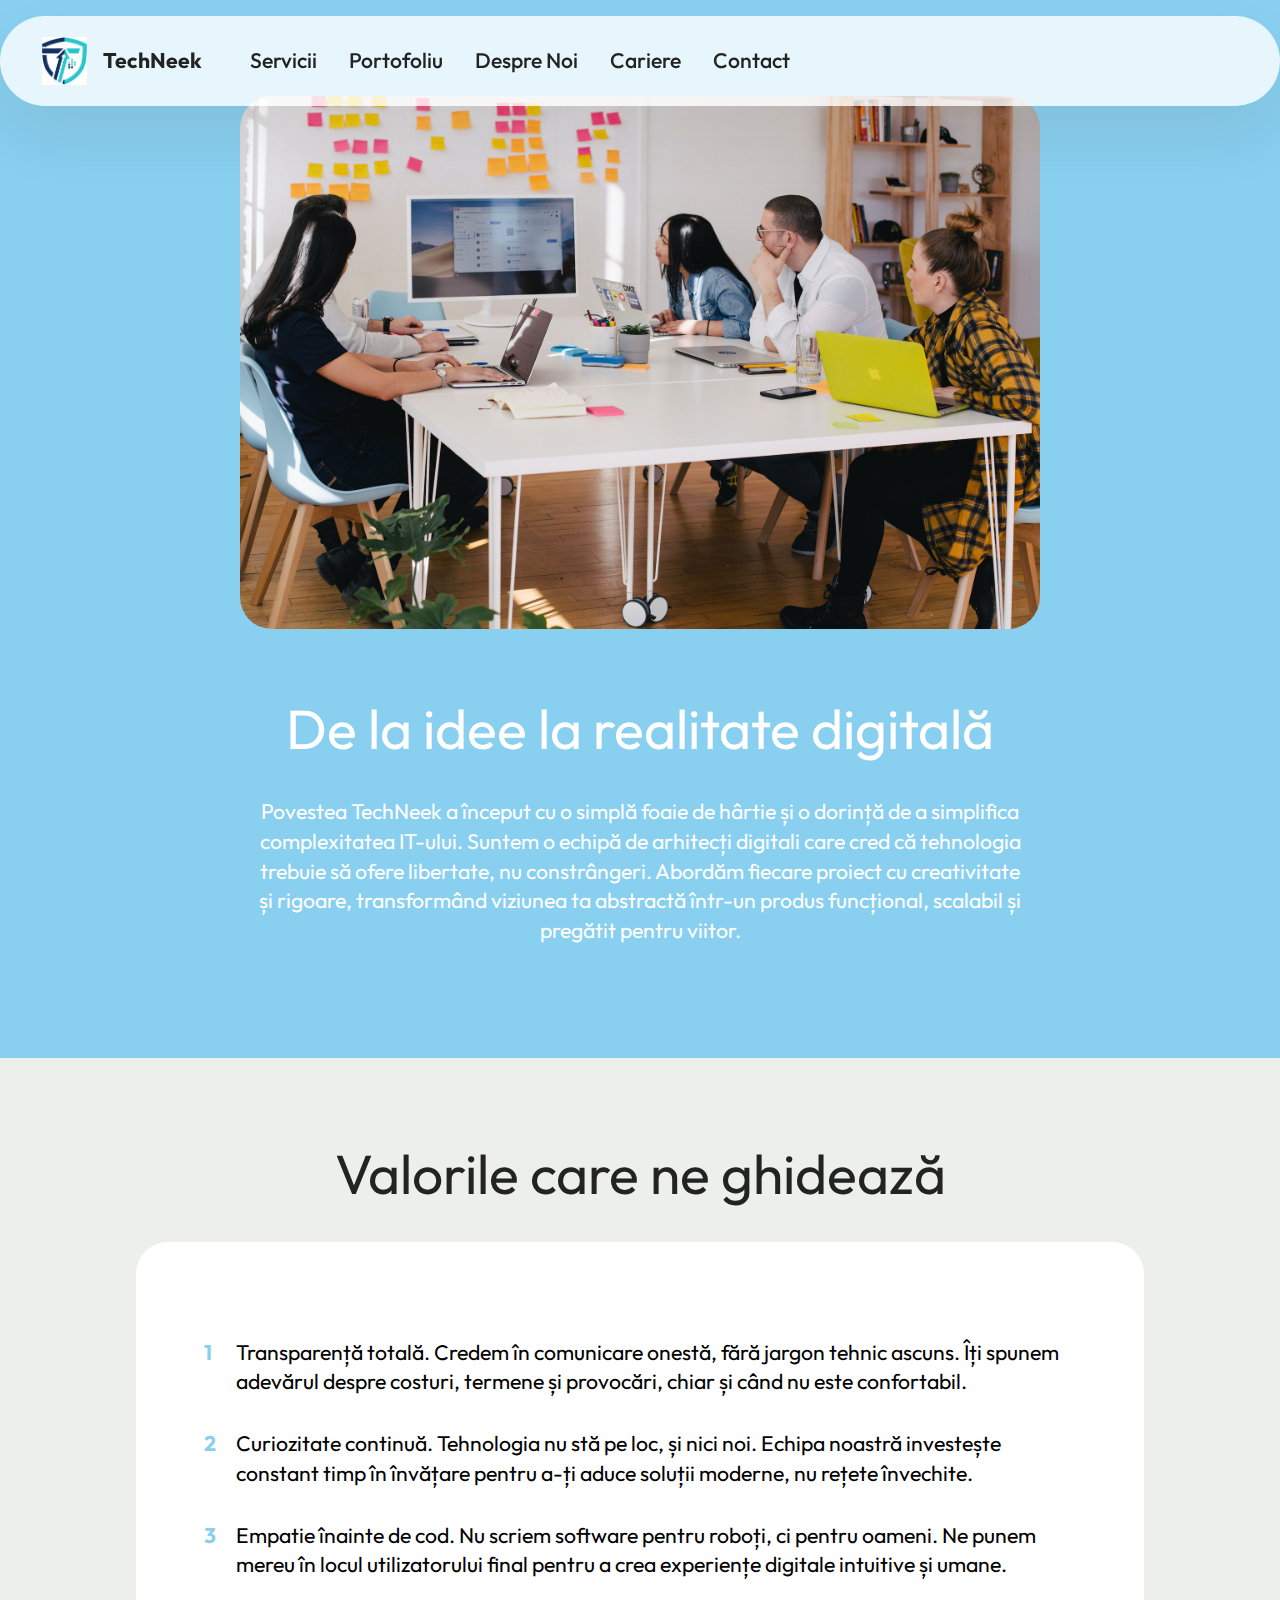
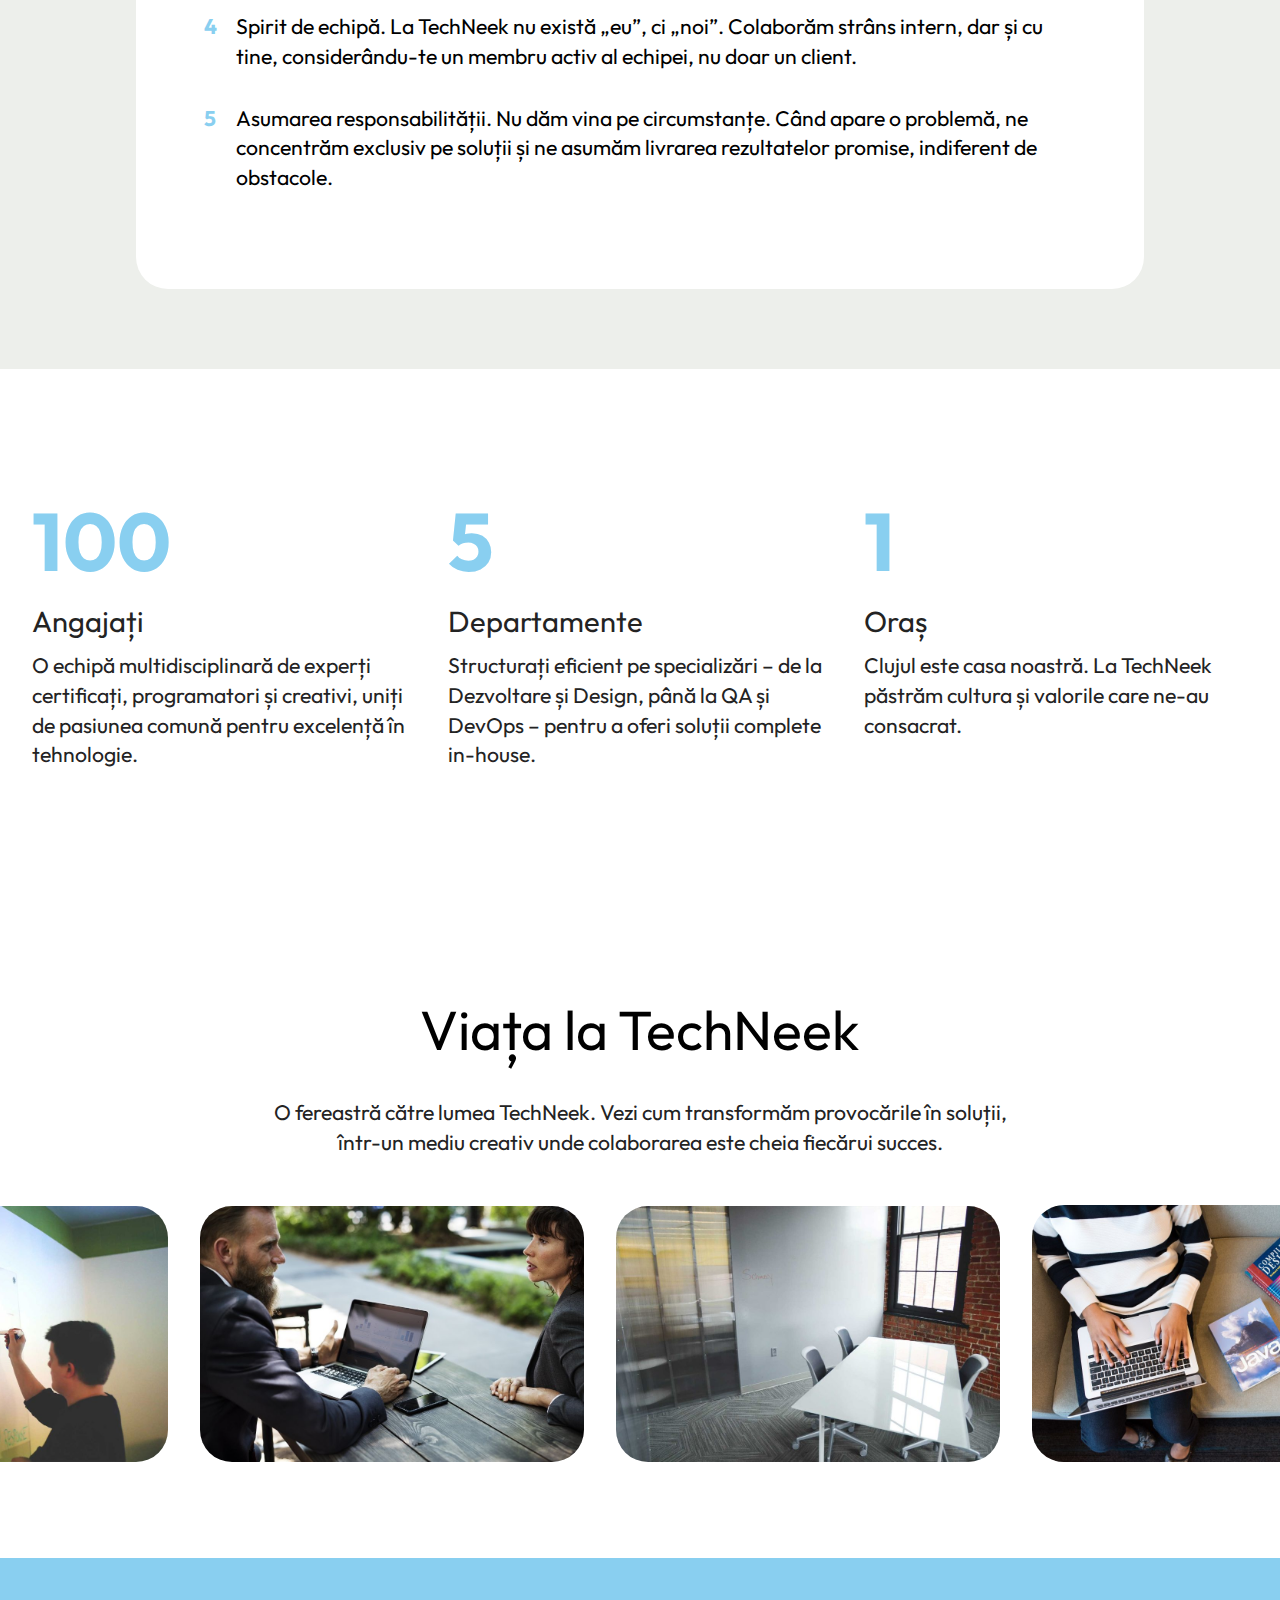
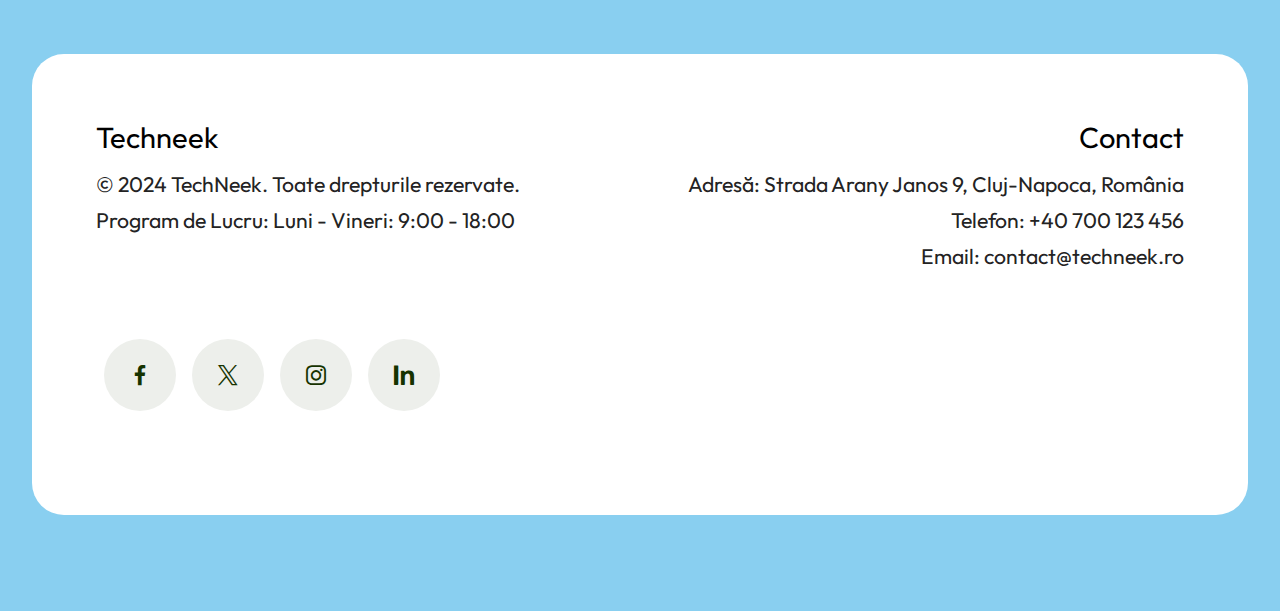
<file: Desprenoi.html>
<!DOCTYPE html>
<html>

<head>
	<meta charset="UTF-8">
	<meta http-equiv="X-UA-Compatible" content="IE=edge">
	<meta name="author" content="Istvan Florin">
	 <meta name="keywords"
        content="IT, corporatie, firma, software, cloud, infrstructură, dezvoltare web, consultanță, soluții digitale">
	<meta name="generator" content="Mobirise v6.1.12, mobirise.com">
	<meta name="viewport" content="width=device-width, initial-scale=1, minimum-scale=1">
	<link rel="shortcut icon" href="assets/images/gemini-generated-image-dz9r2sdz9r2sdz9r.png" type="image/x-icon">
	<meta name="description"
		content="Cine suntem și ce ne motivează? Cunoaște echipa de experți TechNeek și valorile care ne ghidează în livrarea excelenței tehnologice în fiecare proiect.">


	<title>Despre Noi</title>
	<link rel="stylesheet" href="assets/web/assets/mobirise-icons2/mobirise2.css">
	<link rel="stylesheet" href="assets/bootstrap/css/bootstrap.min.css">
	<link rel="stylesheet" href="assets/dropdown/css/style.css">
	<link rel="stylesheet" href="assets/socicon/css/styles.css">
	<link rel="stylesheet" href="assets/theme/css/style.css">
	<link rel="preload"
		href="https://fonts.googleapis.com/css?family=Poppins:100,100i,200,200i,300,300i,400,400i,500,500i,600,600i,700,700i,800,800i,900,900i&display=swap"
		as="style" onload="this.onload=null;this.rel='stylesheet'">
	<noscript>
		<link rel="stylesheet"
			href="https://fonts.googleapis.com/css?family=Poppins:100,100i,200,200i,300,300i,400,400i,500,500i,600,600i,700,700i,800,800i,900,900i&display=swap">
	</noscript>
	<link rel="preload"
		href="https://fonts.googleapis.com/css?family=Inter+Tight:100,200,300,400,500,600,700,800,900,100i,200i,300i,400i,500i,600i,700i,800i,900i&display=swap"
		as="style" onload="this.onload=null;this.rel='stylesheet'">
	<noscript>
		<link rel="stylesheet"
			href="https://fonts.googleapis.com/css?family=Inter+Tight:100,200,300,400,500,600,700,800,900,100i,200i,300i,400i,500i,600i,700i,800i,900i&display=swap">
	</noscript>
	<link rel="preload" as="style" href="assets/mobirise/css/mbr-additional.css?v=Qy1hVQ">
	<link rel="stylesheet" href="assets/mobirise/css/mbr-additional.css?v=Qy1hVQ" type="text/css">
	<link rel="preconnect" href="https://fonts.googleapis.com">
<link rel="preconnect" href="https://fonts.gstatic.com" crossorigin>
<link href="https://fonts.googleapis.com/css2?family=Outfit:wght@300;400;600;700&display=swap" rel="stylesheet">




</head>

<body>

	<section data-bs-version="5.1" class="menu menu1 cid-v6NII0xb3q" once="menu" id="menu01-5">


		<nav class="navbar navbar-dropdown navbar-fixed-top navbar-expand-lg">
			<div class="container">
				<div class="navbar-brand">
					<span class="navbar-logo">
						<a href="index.html">
							<img src="assets/images/gemini-generated-image-dz9r2sdz9r2sdz9r.png"
								alt="TechNeek: Digitalizarea începe aici" style="height: 3rem;">
						</a>
					</span>
					<span class="navbar-caption-wrap"><a class="navbar-caption text-black display-4"
							href="index.html">TechNeek</a></span>
				</div>
				<button class="navbar-toggler" type="button" data-toggle="collapse" data-bs-toggle="collapse"
					data-target="#navbarSupportedContent" data-bs-target="#navbarSupportedContent"
					aria-controls="navbarNavAltMarkup" aria-expanded="false" aria-label="Toggle navigation">
					<div class="hamburger">
						<span></span>
						<span></span>
						<span></span>
						<span></span>
					</div>
				</button>
				<div class="collapse navbar-collapse" id="navbarSupportedContent">
					<ul class="navbar-nav nav-dropdown nav-right" data-app-modern-menu="true">
						<li class="nav-item">
							<a class="nav-link link text-black text-primary display-4" href="Servicii.html">Servicii</a>
						</li>
						<li class="nav-item">
							<a class="nav-link link text-black text-primary display-4" href="Portofoliu.html"
								aria-expanded="false">Portofoliu</a>
						</li>
						<li class="nav-item">
							<a class="nav-link link text-black text-primary display-4" href="Desprenoi.html">Despre
								Noi</a>
						</li>
						<li class="nav-item"><a class="nav-link link text-black text-primary display-4"
								href="Cariere.html">Cariere</a></li>
						<li class="nav-item"><a class="nav-link link text-black text-primary display-4"
								href="Contact.html">Contact</a></li>
					</ul>


				</div>
			</div>
		</nav>
	</section>

	<section data-bs-version="5.1" class="header16 cid-v80twaZ4Fz" id="header16-q">





		<div class="text-center container">
			<div class="row justify-content-center mb-4">
				<div class="col-12 col-lg-8">
					<div class="image-wrap">
						<img src="team-work.jpg"
							alt="Echipă de dezvoltatori lucrând împreună, ilustrând colaborarea în dezvoltarea software.">
					</div>
				</div>
			</div>
			<div class="row justify-content-center">
				<div class="col-md-12 content-head">
					<h1 class="mbr-section-title mbr-fonts-style mt-4 display-2">
						De la idee la realitate digitală
					</h1>
					<p class="mbr-text mbr-fonts-style mt-4 display-7">
						Povestea TechNeek a început cu o simplă foaie de hârtie și o dorință de a simplifica
						complexitatea IT-ului. Suntem o echipă de arhitecți digitali care cred că tehnologia trebuie să
						ofere libertate, nu constrângeri. Abordăm fiecare proiect cu creativitate și rigoare,
						transformând viziunea ta abstractă într-un produs funcțional, scalabil și pregătit pentru
						viitor.
					</p>
				</div>
			</div>
		</div>
	</section>

	<section data-bs-version="5.1" class="article07 cid-v80sZDqBBw" id="article19-n">

		<div class="container">
			<h2 class="mbr-section-title mbr-fonts-style mb-4 display-2 text-center">
				Valorile care ne ghidează
			</h2>

			<div class="row justify-content-center">
				<div class="card col-md-12 col-lg-10">
					<div class="card-wrapper">
						<div class="card-box align-left mt-4">
							<div class="mbr-text counter-container mbr-fonts-style display-7">
								<ol>
									<li>Transparență totală. Credem în comunicare onestă, fără jargon tehnic ascuns. Îți
										spunem adevărul despre costuri, termene și provocări, chiar și când nu este
										confortabil.</li>
									<li>Curiozitate continuă. Tehnologia nu stă pe loc, și nici noi. Echipa noastră
										investește constant timp în învățare pentru a-ți aduce soluții moderne, nu
										rețete învechite.</li>
									<li>Empatie înainte de cod. Nu scriem software pentru roboți, ci pentru oameni. Ne
										punem mereu în locul utilizatorului final pentru a crea experiențe digitale
										intuitive și umane.</li>
									<li>Spirit de echipă. La TechNeek nu există „eu”, ci „noi”. Colaborăm strâns intern,
										dar și cu tine, considerându-te un membru activ al echipei, nu doar un client.
									</li>
									<li>Asumarea responsabilității. Nu dăm vina pe circumstanțe. Când apare o problemă,
										ne concentrăm exclusiv pe soluții și ne asumăm livrarea rezultatelor promise,
										indiferent de obstacole.</li>
								</ol>
							</div>
						</div>
					</div>
				</div>
			</div>
		</div>
	</section>

	<section data-bs-version="5.1" class="counter1 counters cid-v80tmfbJPM" id="counter1-o">
		<div class="container">
			<div class="row content-row mt-4">

				<div class="item features-without-image col-12 col-md-6 col-lg-4 item-mb active">
					<div class="item-wrapper">
						<div class="title mb-3">
							<h2 class="count mbr-fonts-style display-1">
								100
							</h2>
						</div>
						<h3 class="card-title mbr-fonts-style display-5">
							Angajați
						</h3>
						<p class="mbr-text card-text mbr-fonts-style mb-0 display-7">
							O echipă multidisciplinară de experți certificați, programatori și creativi, uniți de
							pasiunea comună pentru excelență în tehnologie.
						</p>
					</div>
				</div>

				<div class="item features-without-image col-12 col-md-6 col-lg-4 item-mb">
					<div class="item-wrapper">
						<div class="title mb-3">
							<h2 class="count mbr-fonts-style display-1">
								5
							</h2>
						</div>
						<h3 class="card-title mbr-fonts-style display-5">
							Departamente
						</h3>
						<p class="mbr-text card-text mbr-fonts-style mb-0 display-7">
							Structurați eficient pe specializări – de la Dezvoltare și Design, până la QA și DevOps –
							pentru a oferi soluții complete in-house.
						</p>
					</div>
				</div>

				<div class="item features-without-image col-12 col-md-6 col-lg-4 item-mb">
					<div class="item-wrapper">
						<div class="title mb-3">
							<h2 class="count mbr-fonts-style display-1">
								1
							</h2>
						</div>
						<h3 class="card-title mbr-fonts-style display-5">
							Oraș
						</h3>
						<p class="mbr-text card-text mbr-fonts-style mb-0 display-7">
							Clujul este casa noastră. La TechNeek păstrăm cultura și valorile care ne-au consacrat.
						</p>
					</div>
				</div>

			</div>
		</div>
	</section>
	<section data-bs-version="5.1" class="gallery07 cid-v8FKaKTxlk" id="gallery07-0">


		<div class="container-fluid gallery-wrapper">
			<div class="row justify-content-center">
				<div class="col-12 content-head">
					<div class="mbr-section-head mb-5">
						<h2 class="mbr-section-title mbr-fonts-style align-center mb-0 display-2">
							Viața la TechNeek
						</h2>
						<p class="mbr-section-subtitle mbr-fonts-style align-center mb-0 mt-4 display-7">
							O fereastră către lumea TechNeek. Vezi cum transformăm provocările în soluții, într-un mediu
							creativ unde colaborarea este cheia fiecărui succes.
						</p>
					</div>
				</div>
			</div>
			<div class="grid-container">
				<div class="grid-container-3 moving-left" style="transform: translate3d(-200px, 0px, 0px);">
					<div class="grid-item">
						<img src="whiteboard.jpg"
							alt="Programator schițând arhitectura software și scriind cod pe o tablă albă în timpul unei sesiuni de brainstorming.">
					</div>
					<div class="grid-item">
						<img src="meeting-parc-laptop.jpg"
							alt="Doi profesioniști discutând o strategie de afaceri în aer liber, analizând grafice pe un laptop.">
					</div>
					<div class="grid-item">
						<img src="birou-gol.jpg"
							alt="Sală de ședințe modernă și luminoasă, cu pereți de cărămidă și masă albă, pregătită pentru întâlniri de echipă.">
					</div>
					<div class="grid-item">
						<img src="invatam.jpg"
							alt="Angajat studiind noi tehnologii de programare pe laptop, înconjurat de cărți de specialitate Java și Computer Science.">
					</div>
				</div>
			</div>
		</div>
	</section>
	<section data-bs-version="5.1" class="footer1 cid-v6NQKkIXAj" once="footers" id="footer01-d">
		<div class="container">
			<div class="row mbr-white">

				<div class="col-12 col-md-6 text-start">
					<h2 class="mbr-section-subtitle mbr-fonts-style mb-2 display-5">
						Techneek
					</h2>
					<ul class="list mbr-fonts-style display-7">
						<li class="mbr-text item-wrap">© 2024 TechNeek. Toate drepturile rezervate.</li>
						<li class="mbr-text item-wrap">Program de Lucru: Luni - Vineri: 9:00 - 18:00</li>
					</ul>
				</div>

				<div class="col-12 col-md-6 text-md-end">
					<h2 class="mbr-section-subtitle mbr-fonts-style mb-2 display-5">
						Contact
					</h2>
					<ul class="list mbr-fonts-style display-7">
						<li class="mbr-text item-wrap">Adresă: Strada Arany Janos 9, Cluj-Napoca, România</li>
						<li class="mbr-text item-wrap">Telefon: +40 700 123 456</li>
						<li class="mbr-text item-wrap">Email: contact@techneek.ro</li>
					</ul>
				</div>

				<div class="col-12 mt-5 footer-col">
					<div class="social-row mt-2 display-7">
						<div class="soc-item">
							<a href="https://www.facebook.com/" target="_blank">
								<span class="mbr-iconfont socicon socicon-facebook"></span>
							</a>
						</div>
						<div class="soc-item">
							<a href="https://x.com/home" target="_blank">
								<span class="mbr-iconfont socicon socicon-twitter"></span>
							</a>
						</div>
						<div class="soc-item">
							<a href="https://www.instagram.com/" target="_blank">
								<span class="mbr-iconfont socicon socicon-instagram"></span>
							</a>
						</div>
						<div class="soc-item">
							<a href="https://www.linkedin.com/" target="_blank">
								<span class="mbr-iconfont socicon-logmein socicon"></span>
							</a>
						</div>
					</div>
				</div>

				<div class="col-12 mt-4">
					<p class="mbr-text mb-0 mbr-fonts-style copyright align-center display-7">
					</p>
				</div>
			</div>
		</div>
	</section>
	<script src="assets/bootstrap/js/bootstrap.bundle.min.js"></script>
	<script src="assets/smoothscroll/smooth-scroll.js"></script>
	<script src="assets/ytplayer/index.js"></script>
	<script src="assets/dropdown/js/navbar-dropdown.js"></script>
	<script src="assets/viewportchecker/viewportchecker.js"></script>
	<script src="assets/scrollgallery/scroll-gallery.js"></script>
	<script src="assets/theme/js/script.js"></script>


</body>

</html>
</file>
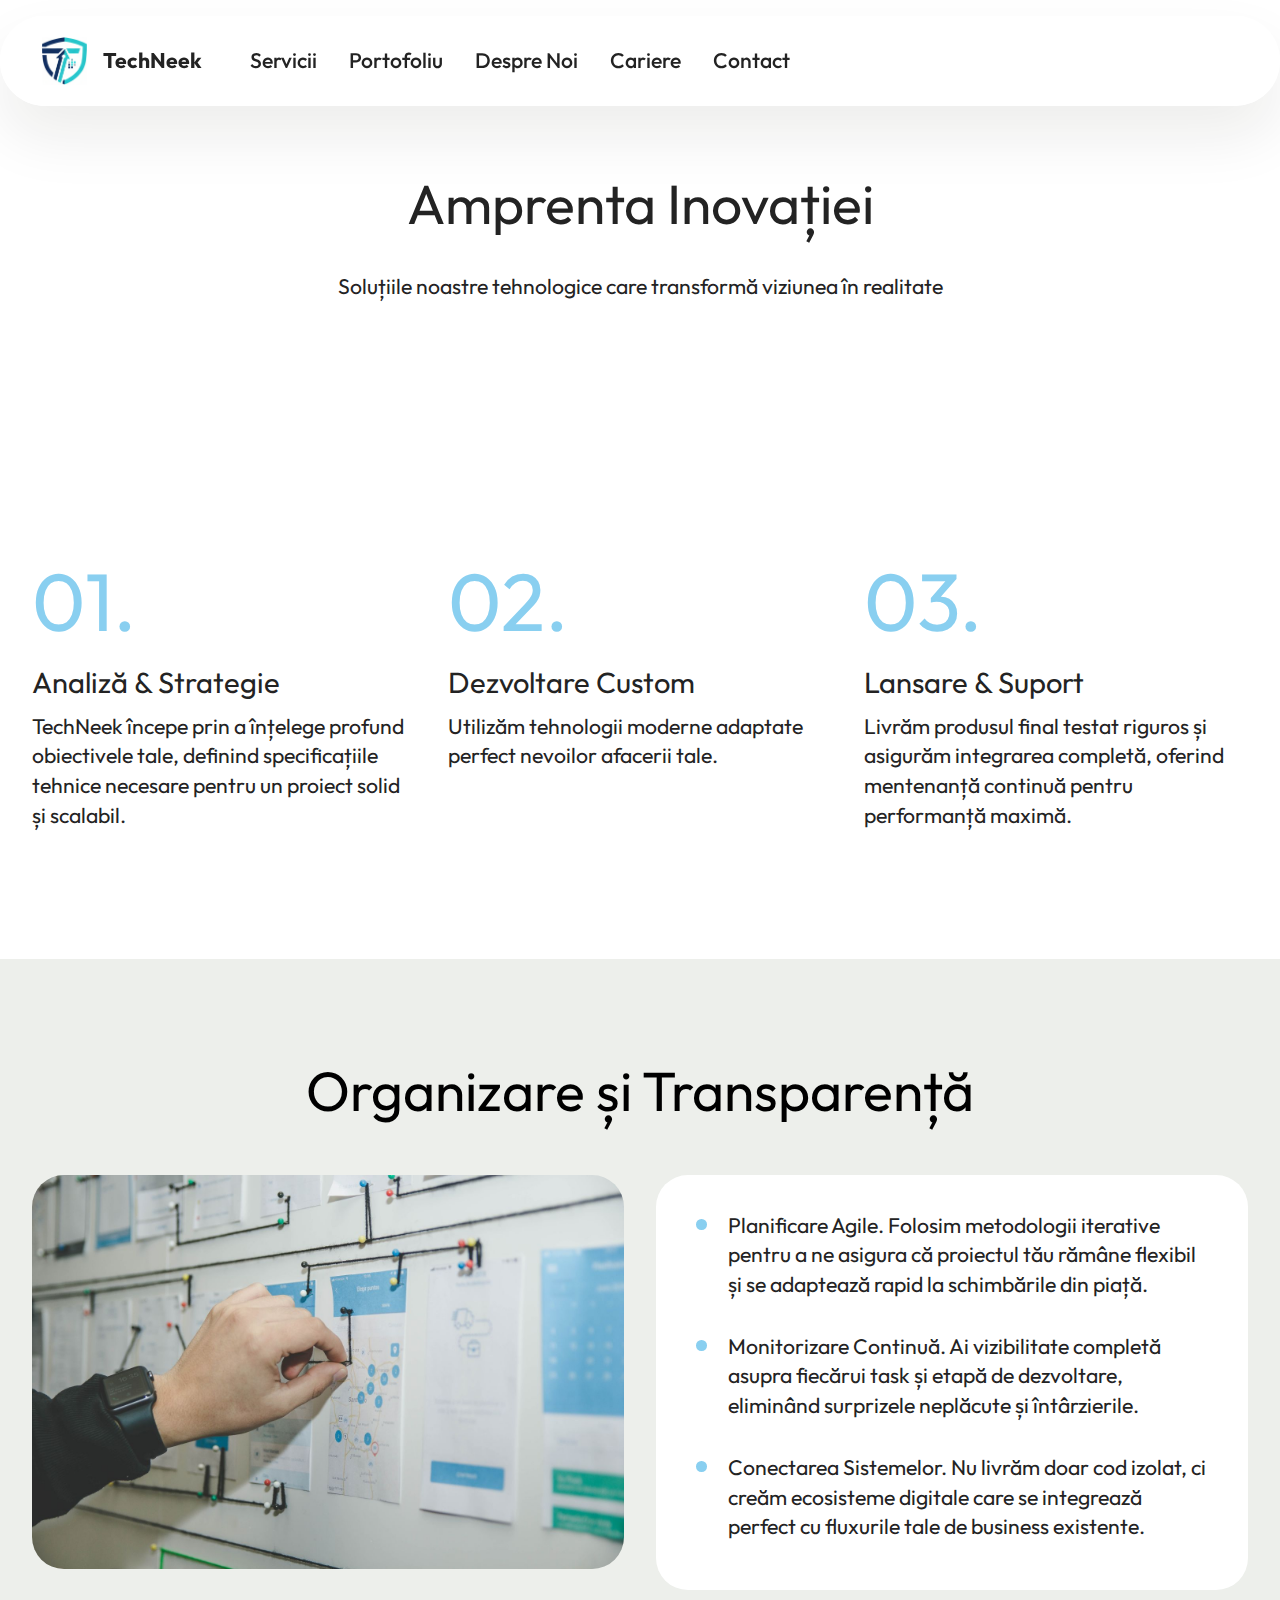
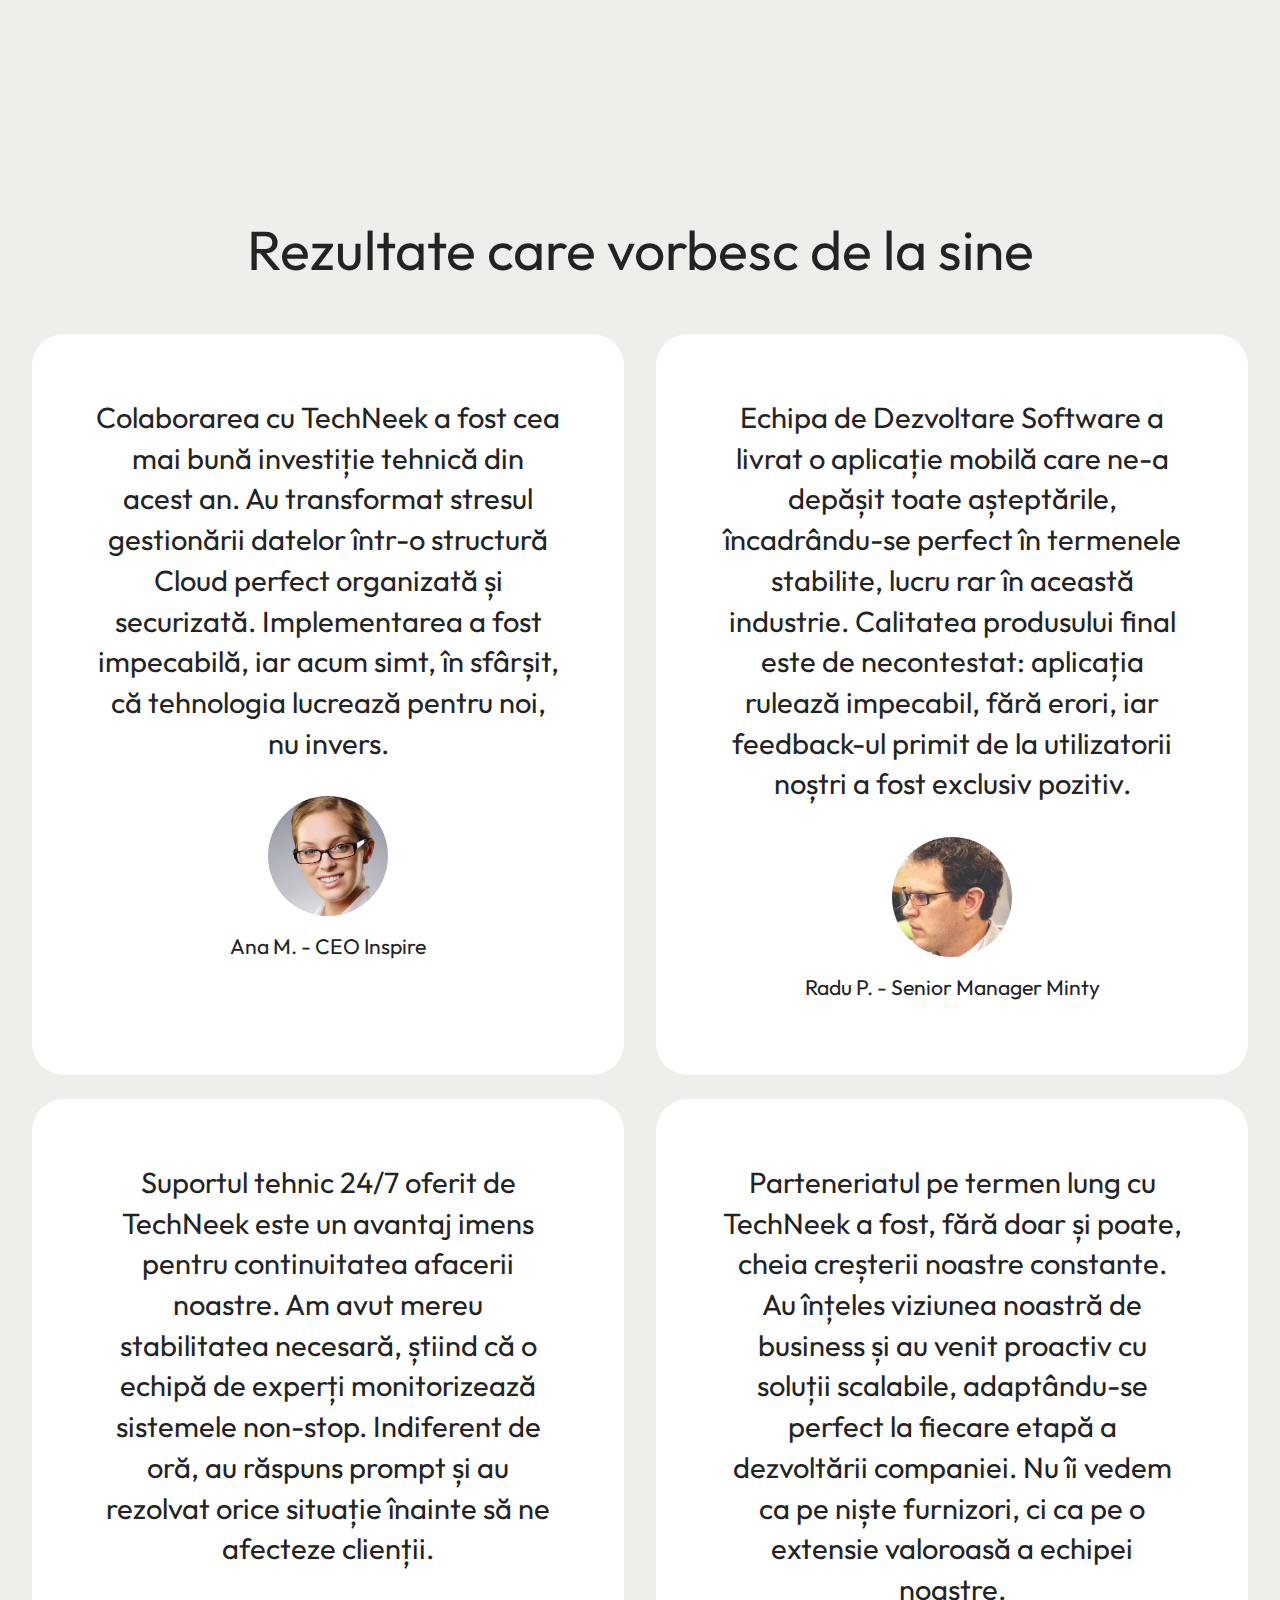
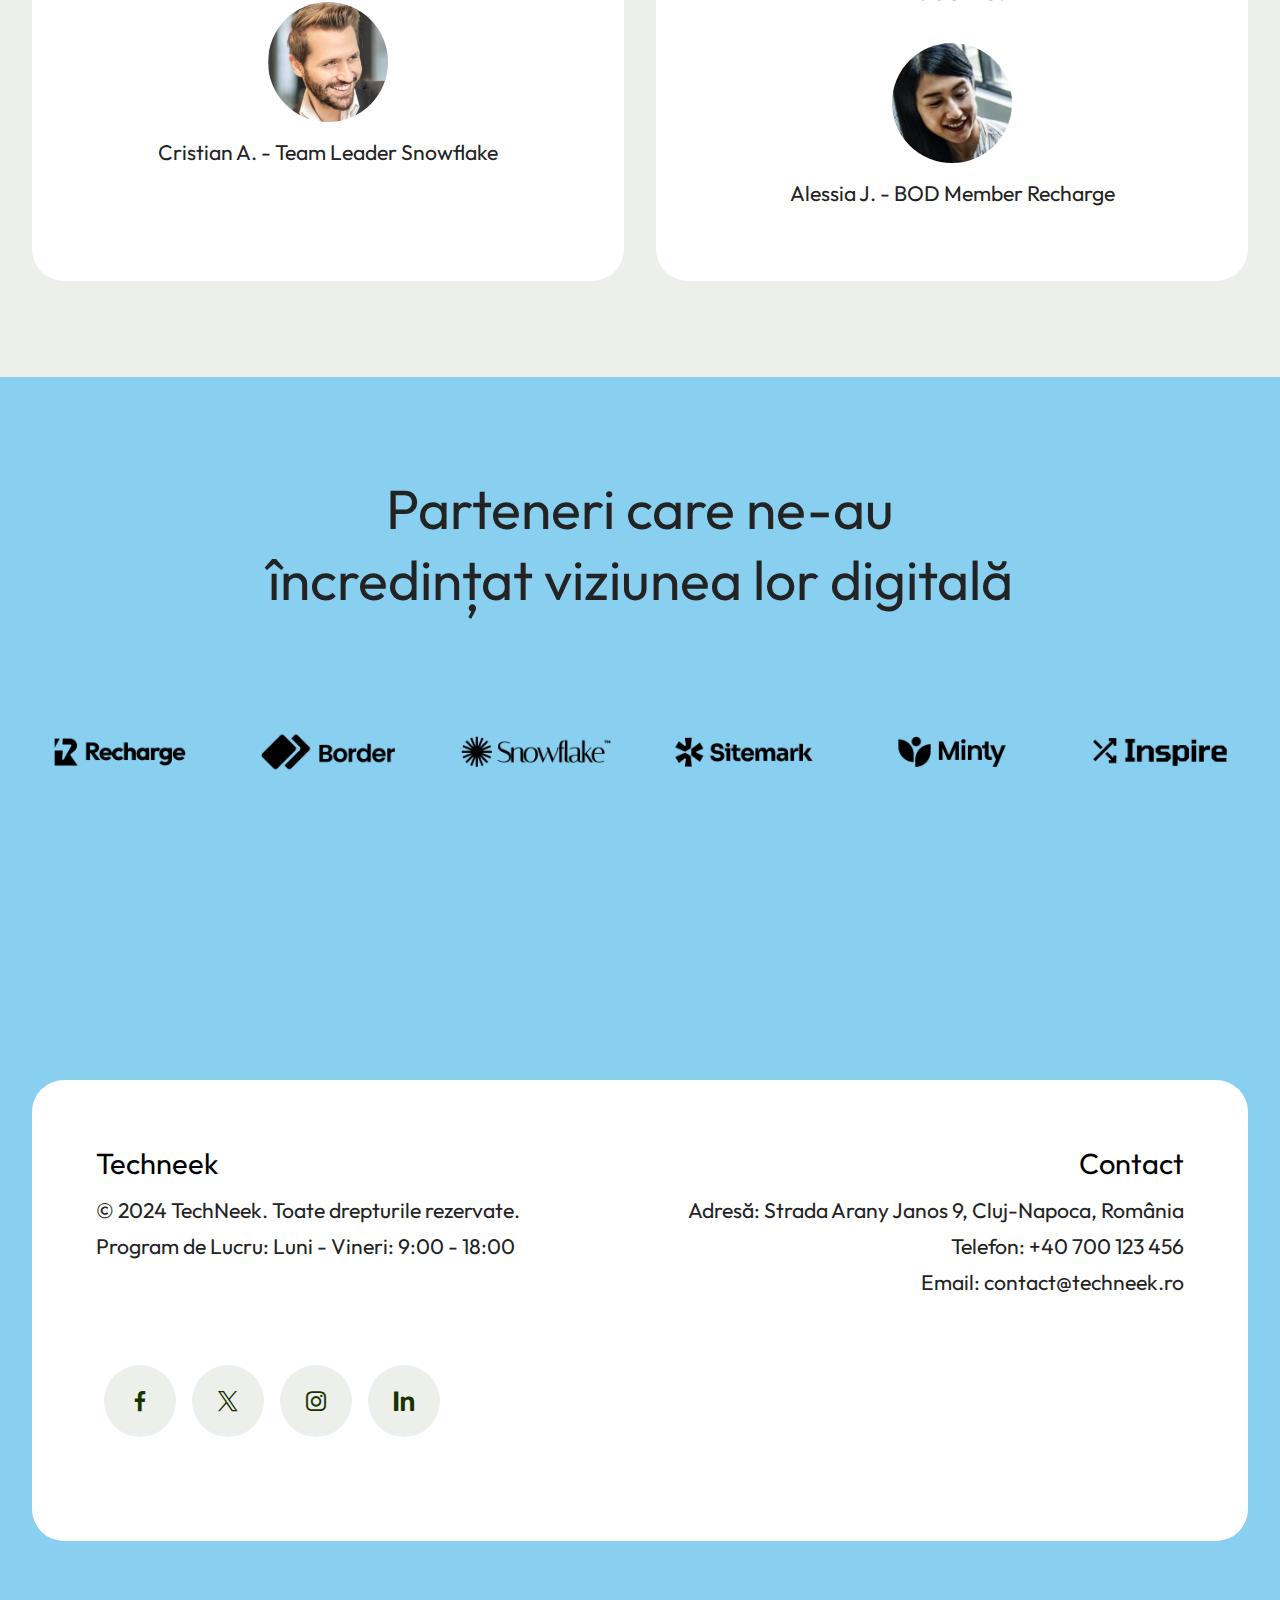
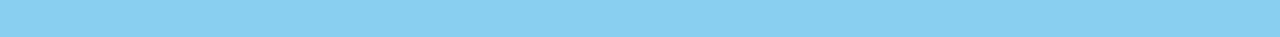
<file: Portofoliu.html>
<!DOCTYPE html>
<html>

<head>
    <meta charset="UTF-8">
    <meta http-equiv="X-UA-Compatible" content="IE=edge">
    <meta name="author" content="Istvan Florin">
	 <meta name="keywords"
        content="IT, corporatie, firma, software, cloud, infrstructură, dezvoltare web, consultanță, soluții digitale">
    <meta name="generator" content="Mobirise v6.1.12, mobirise.com">
    <meta name="viewport" content="width=device-width, initial-scale=1, minimum-scale=1">
    <link rel="shortcut icon" href="assets/images/gemini-generated-image-dz9r2sdz9r2sdz9r.png" type="image/x-icon">
    <meta name="description"
        content="Vezi proiectele noastre recente și studiile de caz. Demonstrăm expertiza noastră prin soluții software livrate cu succes clienților noștri internaționali.">


    <title>Portofoliu</title>
    <link rel="stylesheet" href="assets/web/assets/mobirise-icons2/mobirise2.css">
    <link rel="stylesheet" href="assets/bootstrap/css/bootstrap.min.css">
    <link rel="stylesheet" href="assets/dropdown/css/style.css">
    <link rel="stylesheet" href="assets/socicon/css/styles.css">
    <link rel="stylesheet" href="assets/theme/css/style.css">
    <link rel="preload"
        href="https://fonts.googleapis.com/css?family=Poppins:100,100i,200,200i,300,300i,400,400i,500,500i,600,600i,700,700i,800,800i,900,900i&display=swap"
        as="style" onload="this.onload=null;this.rel='stylesheet'">
    <noscript>
        <link rel="stylesheet"
            href="https://fonts.googleapis.com/css?family=Poppins:100,100i,200,200i,300,300i,400,400i,500,500i,600,600i,700,700i,800,800i,900,900i&display=swap">
    </noscript>
    <link rel="preload"
        href="https://fonts.googleapis.com/css?family=Inter+Tight:100,200,300,400,500,600,700,800,900,100i,200i,300i,400i,500i,600i,700i,800i,900i&display=swap"
        as="style" onload="this.onload=null;this.rel='stylesheet'">
    <noscript>
        <link rel="stylesheet"
            href="https://fonts.googleapis.com/css?family=Inter+Tight:100,200,300,400,500,600,700,800,900,100i,200i,300i,400i,500i,600i,700i,800i,900i&display=swap">
    </noscript>
    <link rel="preload" as="style" href="assets/mobirise/css/mbr-additional.css?v=NeKyms">
    <link rel="stylesheet" href="assets/mobirise/css/mbr-additional.css?v=NeKyms" type="text/css">
    <link rel="preconnect" href="https://fonts.googleapis.com">
<link rel="preconnect" href="https://fonts.gstatic.com" crossorigin>
<link href="https://fonts.googleapis.com/css2?family=Outfit:wght@300;400;600;700&display=swap" rel="stylesheet">




</head>

<body>

    <section data-bs-version="5.1" class="menu menu1 cid-v6NII0xb3q" once="menu" id="menu01-4">


        <nav class="navbar navbar-dropdown navbar-fixed-top navbar-expand-lg">
            <div class="container">
                <div class="navbar-brand">
                    <span class="navbar-logo">
                        <a href="index.html">
                            <img src="assets/images/gemini-generated-image-dz9r2sdz9r2sdz9r.png"
                                alt="TechNeek: Digitalizarea începe aici" style="height: 3rem;">
                        </a>
                    </span>
                    <span class="navbar-caption-wrap"><a class="navbar-caption text-black display-4"
                            href="index.html">TechNeek</a></span>
                </div>
                <button class="navbar-toggler" type="button" data-toggle="collapse" data-bs-toggle="collapse"
                    data-target="#navbarSupportedContent" data-bs-target="#navbarSupportedContent"
                    aria-controls="navbarNavAltMarkup" aria-expanded="false" aria-label="Toggle navigation">
                    <div class="hamburger">
                        <span></span>
                        <span></span>
                        <span></span>
                        <span></span>
                    </div>
                </button>
                <div class="collapse navbar-collapse" id="navbarSupportedContent">
                    <ul class="navbar-nav nav-dropdown nav-right" data-app-modern-menu="true">
                        <li class="nav-item">
                            <a class="nav-link link text-black text-primary display-4" href="Servicii.html">Servicii</a>
                        </li>
                        <li class="nav-item">
                            <a class="nav-link link text-black text-primary display-4" href="Portofoliu.html"
                                aria-expanded="false">Portofoliu</a>
                        </li>
                        <li class="nav-item">
                            <a class="nav-link link text-black text-primary display-4" href="Desprenoi.html">Despre
                                Noi</a>
                        </li>
                        <li class="nav-item"><a class="nav-link link text-black text-primary display-4"
                                href="Cariere.html">Cariere</a></li>
                        <li class="nav-item"><a class="nav-link link text-black text-primary display-4"
                                href="Contact.html">Contact</a></li>
                    </ul>


                </div>
            </div>
        </nav>
    </section>

    <section data-bs-version="5.1" class="article11 cid-v80tQmgnC9" id="article11-r">




        <div class="container">
            <div class="row justify-content-center">
                <div class="title col-md-12 col-lg-10">
                    <h1 class=" bolder mbr-fonts-style align-center mt-0 mb-0 display-2">
                        <br>Amprenta Inovației
                    </h1>
                    <p class="mbr-section-subtitle align-center mbr-fonts-style mt-4 display-7">
                        Soluțiile noastre tehnologice care transformă viziunea în realitate
                    </p>

                </div>
            </div>
        </div>
    </section>

    <section data-bs-version="5.1" class="features023 cid-v80rTfWxL5" id="features023-j">





        <div class="container">
            <div class="row justify-content-center">
                <div class="col-12 content-head">
                    <div class="card-wrapper mb-5">
                        <div class="card-box align-center">



                        </div>
                    </div>
                </div>
            </div>
            <div class="row content-row">
                <div class="item features-without-image col-12 col-md-6 col-lg-4 item-mb">
                    <div class="item-wrapper">
                        <div class="title mb-3">
                            <span class="num mbr-fonts-style display-1">01.</span>
                        </div>
                        <h2 class="card-title mbr-fonts-style display-5">
                            Analiză & Strategie
                        </h2>
                        <p class="mbr-text card-text mbr-fonts-style mb-0 display-7">
                            TechNeek începe prin a înțelege profund obiectivele tale, definind specificațiile tehnice
                            necesare pentru un proiect solid și scalabil.
                        </p>
                    </div>
                </div>
                <div class="item features-without-image col-12 col-md-6 col-lg-4 item-mb">
                    <div class="item-wrapper">
                        <div class="title mb-3">
                            <span class="num mbr-fonts-style display-1">02.</span>
                        </div>
                        <h2 class="card-title mbr-fonts-style display-5">
                            Dezvoltare Custom
                        </h2>
                        <p class="mbr-text card-text mbr-fonts-style mb-0 display-7">
                            Utilizăm tehnologii moderne adaptate perfect nevoilor afacerii tale.
                        </p>
                    </div>
                </div>
                <div class="features-without-image col-12 col-md-6 col-lg-4 item-mb">
                    <div class="item-wrapper">
                        <div class="title mb-3">
                            <span class="num mbr-fonts-style display-1">03.</span>
                        </div>
                        <h2 class="card-title mbr-fonts-style display-5">
                            Lansare & Suport
                        </h2>
                        <p class="mbr-text card-text mbr-fonts-style mb-0 display-7">
                            Livrăm produsul final testat riguros și asigurăm integrarea completă, oferind mentenanță
                            continuă pentru performanță maximă.
                        </p>
                    </div>
                </div>
            </div>
        </div>
    </section>

    <section data-bs-version="5.1" class="features031 cid-v80sbPtI9g" id="features031-l">



        <div class="container">
            <div class="row justify-content-center">
                <div class="col-md-12 content-head mb-5">
                    <h2 class="mbr-section-title mbr-fonts-style mb-0 display-2">
                        Organizare și Transparență
                    </h2>

                </div>
            </div>
            <div class="row justify-content-center  blockContent">
                <div class="col-12 col-lg">
                    <div class="item-wrapper align-left">
                        <div class="counter-container mbr-text mbr-fonts-style display-7">
                            <ul>
                                <li>Planificare Agile. Folosim metodologii iterative pentru a ne asigura că proiectul
                                    tău rămâne flexibil și se adaptează rapid la schimbările din piață.</li>
                                <li>Monitorizare Continuă. Ai vizibilitate completă asupra fiecărui task și etapă de
                                    dezvoltare, eliminând surprizele neplăcute și întârzierile.</li>
                                <li>Conectarea Sistemelor. Nu livrăm doar cod izolat, ci creăm ecosisteme digitale care
                                    se integrează perfect cu fluxurile tale de business existente.</li>
                            </ul>
                        </div>
                    </div>
                </div>
                <div class="col-12 col-lg-6">
                    <div class="image-wrapper">
                        <img class="w-100" src="work3.jpg" alt="Persoană organizând un flux de lucru pe un panou vizual de proiect, conectând idei cu ață și pini">
                    </div>
                </div>

            </div>
        </div>
    </section>

    <section data-bs-version="5.1" class="people06 cid-v80s7rzneI" id="people06-k">
    
    <div class="container">
        <div class="row justify-content-center">
            <div class="col-12 content-head mb-5">
                <h2 class="mbr-section-title mbr-fonts-style align-center mb-0 display-2 text-center">
                    Rezultate care vorbesc de la sine
                </h2>
            </div>
        </div>

        <div class="row justify-content-center g-4">
            
            <div class="col-12 col-md-6 card">
                <div class="card-wrapper h-100"> <div class="card-box align-center">
                        <p class="card-text mbr-fonts-style display-5">
                           Colaborarea cu TechNeek a fost cea mai bună investiție tehnică din acest an. Au transformat stresul gestionării datelor într-o structură Cloud perfect organizată și securizată. Implementarea a fost impecabilă, iar acum simt, în sfârșit, că tehnologia lucrează pentru noi, nu invers.
                        </p>
                        <div class="img-wrapper mt-4 justify-content-center">
                            <img src="femeie-in-toata-firea.jpg"
                                alt="Portretul unei femei zâmbitoare purtând ochelari și o cămașă business, pe un fundal gri"
                                data-slide-to="0" data-bs-slide-to="0">
                        </div>
                        <p class="card-title mbr-fonts-style mt-3 display-7">
                            Ana M. - CEO Inspire
                        </p>
                    </div>
                </div>
            </div>

            <div class="col-12 col-md-6 card">
                <div class="card-wrapper h-100">
                    <div class="card-box align-center">
                        <p class="card-text mbr-fonts-style display-5">
                            Echipa de Dezvoltare Software a livrat o aplicație mobilă care ne-a depășit toate așteptările, încadrându-se perfect în termenele stabilite, lucru rar în această industrie. Calitatea produsului final este de necontestat: aplicația rulează impecabil, fără erori, iar feedback-ul primit de la utilizatorii noștri a fost exclusiv pozitiv.
                        </p>
                        <div class="img-wrapper mt-4 justify-content-center">
                            <img src="barbat-scaun.jpg"
                                alt="Profilul unui bărbat cu ochelari și căști cu microfon, concentrat la activitatea sa de la birou"
                                data-slide-to="0" data-bs-slide-to="0">
                        </div>
                        <p class="card-title mbr-fonts-style mt-3 display-7">
                            Radu P. - Senior Manager Minty
                        </p>
                    </div>
                </div>
            </div>

            <div class="col-12 col-md-6 card">
                <div class="card-wrapper h-100">
                    <div class="card-box align-center">
                        <p class="card-text mbr-fonts-style display-5">
                            Suportul tehnic 24/7 oferit de TechNeek este un avantaj imens pentru continuitatea afacerii noastre. Am avut mereu stabilitatea necesară, știind că o echipă de experți monitorizează sistemele non-stop. Indiferent de oră, au răspuns prompt și au rezolvat orice situație înainte să ne afecteze clienții.
                        </p>
                        <div class="img-wrapper mt-4 justify-content-center">
                            <img src="cafeluta-la-laptop.jpg"
                                alt="Bărbat cu barbă zâmbind și privind spre dreapta"
                                data-slide-to="0" data-bs-slide-to="0">
                        </div>
                        <p class="card-title mbr-fonts-style mt-3 display-7">
                            Cristian A. - Team Leader Snowflake
                        </p>
                    </div>
                </div>
            </div>

            <div class="col-12 col-md-6 card">
                <div class="card-wrapper h-100">
                    <div class="card-box align-center">
                        <p class="card-text mbr-fonts-style display-5">
                            Parteneriatul pe termen lung cu TechNeek a fost, fără doar și poate, cheia creșterii noastre constante. Au înțeles viziunea noastră de business și au venit proactiv cu soluții scalabile, adaptându-se perfect la fiecare etapă a dezvoltării companiei. Nu îi vedem ca pe niște furnizori, ci ca pe o extensie valoroasă a echipei noastre.
                        </p>
                        <div class="img-wrapper mt-4 justify-content-center">
                            <img src="femeie.jpg"
                                alt="Portretul unei tinere profesioniste zâmbind într-un birou luminos."
                                data-slide-to="0" data-bs-slide-to="0">
                        </div>
                        <p class="card-title mbr-fonts-style mt-3 display-7">
                            Alessia J. - BOD Member Recharge
                        </p>
                    </div>
                </div>
            </div>

        </div> </div> </section>

    <section data-bs-version="5.1" class="clients04 cid-v80rCRl8uD" id="clients04-i">


        <div class="container-fluid">
            <div class="row justify-content-center mb-5">
                <div class="col-12 content-head">
                    <div class="mbr-section-head">
                        <h2 class="mbr-section-title mbr-fonts-style align-center mb-0 display-2">
                            Parteneri care ne-au încredințat viziunea lor digitală
                        </h2>

                    </div>
                </div>
            </div>
            <div class="row">
                <div class="item features-image col-12 col-md-6 col-sm-6 col-lg-2 active">
                    <div class="item-wrapper">
                        <div class="item-img mb-3">
                            <img src="assets/images/1.png" alt="Logo Recharge" data-slide-to="1"
                                data-bs-slide-to="1">
                        </div>

                    </div>
                </div>
                <div class="item features-image col-12 col-md-6 col-sm-6 col-lg-2">
                    <div class="item-wrapper">
                        <div class="item-img mb-3">
                            <img src="assets/images/2.png" alt="Logo Border" data-slide-to="2"
                                data-bs-slide-to="2">
                        </div>

                    </div>
                </div>
                <div class="item features-image col-12 col-md-6 col-sm-6 col-lg-2">
                    <div class="item-wrapper">
                        <div class="item-img mb-3">
                            <img src="assets/images/3.png" alt="Logo Snowflake" data-slide-to="3"
                                data-bs-slide-to="3">
                        </div>

                    </div>
                </div>
                <div class="item features-image col-12 col-md-6 col-sm-6 col-lg-2">
                    <div class="item-wrapper">
                        <div class="item-img mb-3">
                            <img src="assets/images/4.png" alt="Logo Sitemark" data-slide-to="4"
                                data-bs-slide-to="4">
                        </div>

                    </div>
                </div>
                <div class="item features-image col-12 col-md-6 col-sm-6 col-lg-2">
                    <div class="item-wrapper">
                        <div class="item-img mb-3">
                            <img src="assets/images/5.png" alt="Logo Minty" data-slide-to="5"
                                data-bs-slide-to="5">
                        </div>

                    </div>
                </div>
                <div class="item features-image col-12 col-md-6 col-sm-6 col-lg-2">
                    <div class="item-wrapper">
                        <div class="item-img mb-3">
                            <img src="assets/images/6.png" alt="Logo Inspire" data-slide-to="6"
                                data-bs-slide-to="6">
                        </div>

                    </div>
                </div>
            </div>
        </div>
    </section>

   <section data-bs-version="5.1" class="footer1 cid-v6NQKkIXAj" once="footers" id="footer01-d">
    <div class="container">
        <div class="row mbr-white">
            
            <div class="col-12 col-md-6 text-start">
                <h2 class="mbr-section-subtitle mbr-fonts-style mb-2 display-5">
                    Techneek
                </h2>
                <ul class="list mbr-fonts-style display-7">
                    <li class="mbr-text item-wrap">© 2024 TechNeek. Toate drepturile rezervate.</li>
                    <li class="mbr-text item-wrap">Program de Lucru: Luni - Vineri: 9:00 - 18:00</li>
                </ul>
            </div>

            <div class="col-12 col-md-6 text-md-end">
                <h2 class="mbr-section-subtitle mbr-fonts-style mb-2 display-5">
                    Contact
                </h2>
                <ul class="list mbr-fonts-style display-7">
                    <li class="mbr-text item-wrap">Adresă: Strada Arany Janos 9, Cluj-Napoca, România</li>
                    <li class="mbr-text item-wrap">Telefon: +40 700 123 456</li>
                    <li class="mbr-text item-wrap">Email: contact@techneek.ro</li>
                </ul>
            </div>

            <div class="col-12 mt-5 footer-col">
                <div class="social-row mt-2 display-7">
                    <div class="soc-item">
                        <a href="https://www.facebook.com/" target="_blank">
                            <span class="mbr-iconfont socicon socicon-facebook"></span>
                        </a>
                    </div>
                    <div class="soc-item">
                        <a href="https://x.com/home" target="_blank">
                            <span class="mbr-iconfont socicon socicon-twitter"></span>
                        </a>
                    </div>
                    <div class="soc-item">
                        <a href="https://www.instagram.com/" target="_blank">
                            <span class="mbr-iconfont socicon socicon-instagram"></span>
                        </a>
                    </div>
                    <div class="soc-item">
                        <a href="https://www.linkedin.com/" target="_blank">
                            <span class="mbr-iconfont socicon-logmein socicon"></span>
                        </a>
                    </div>
                </div>
            </div>
            
            <div class="col-12 mt-4">
                <p class="mbr-text mb-0 mbr-fonts-style copyright align-center display-7">
                </p>
            </div>
        </div>
    </div>
</section>
    <script src="assets/bootstrap/js/bootstrap.bundle.min.js"></script>
    <script src="assets/smoothscroll/smooth-scroll.js"></script>
    <script src="assets/ytplayer/index.js"></script>
    <script src="assets/dropdown/js/navbar-dropdown.js"></script>
    <script src="assets/theme/js/script.js"></script>


</body>

</html>
</file>
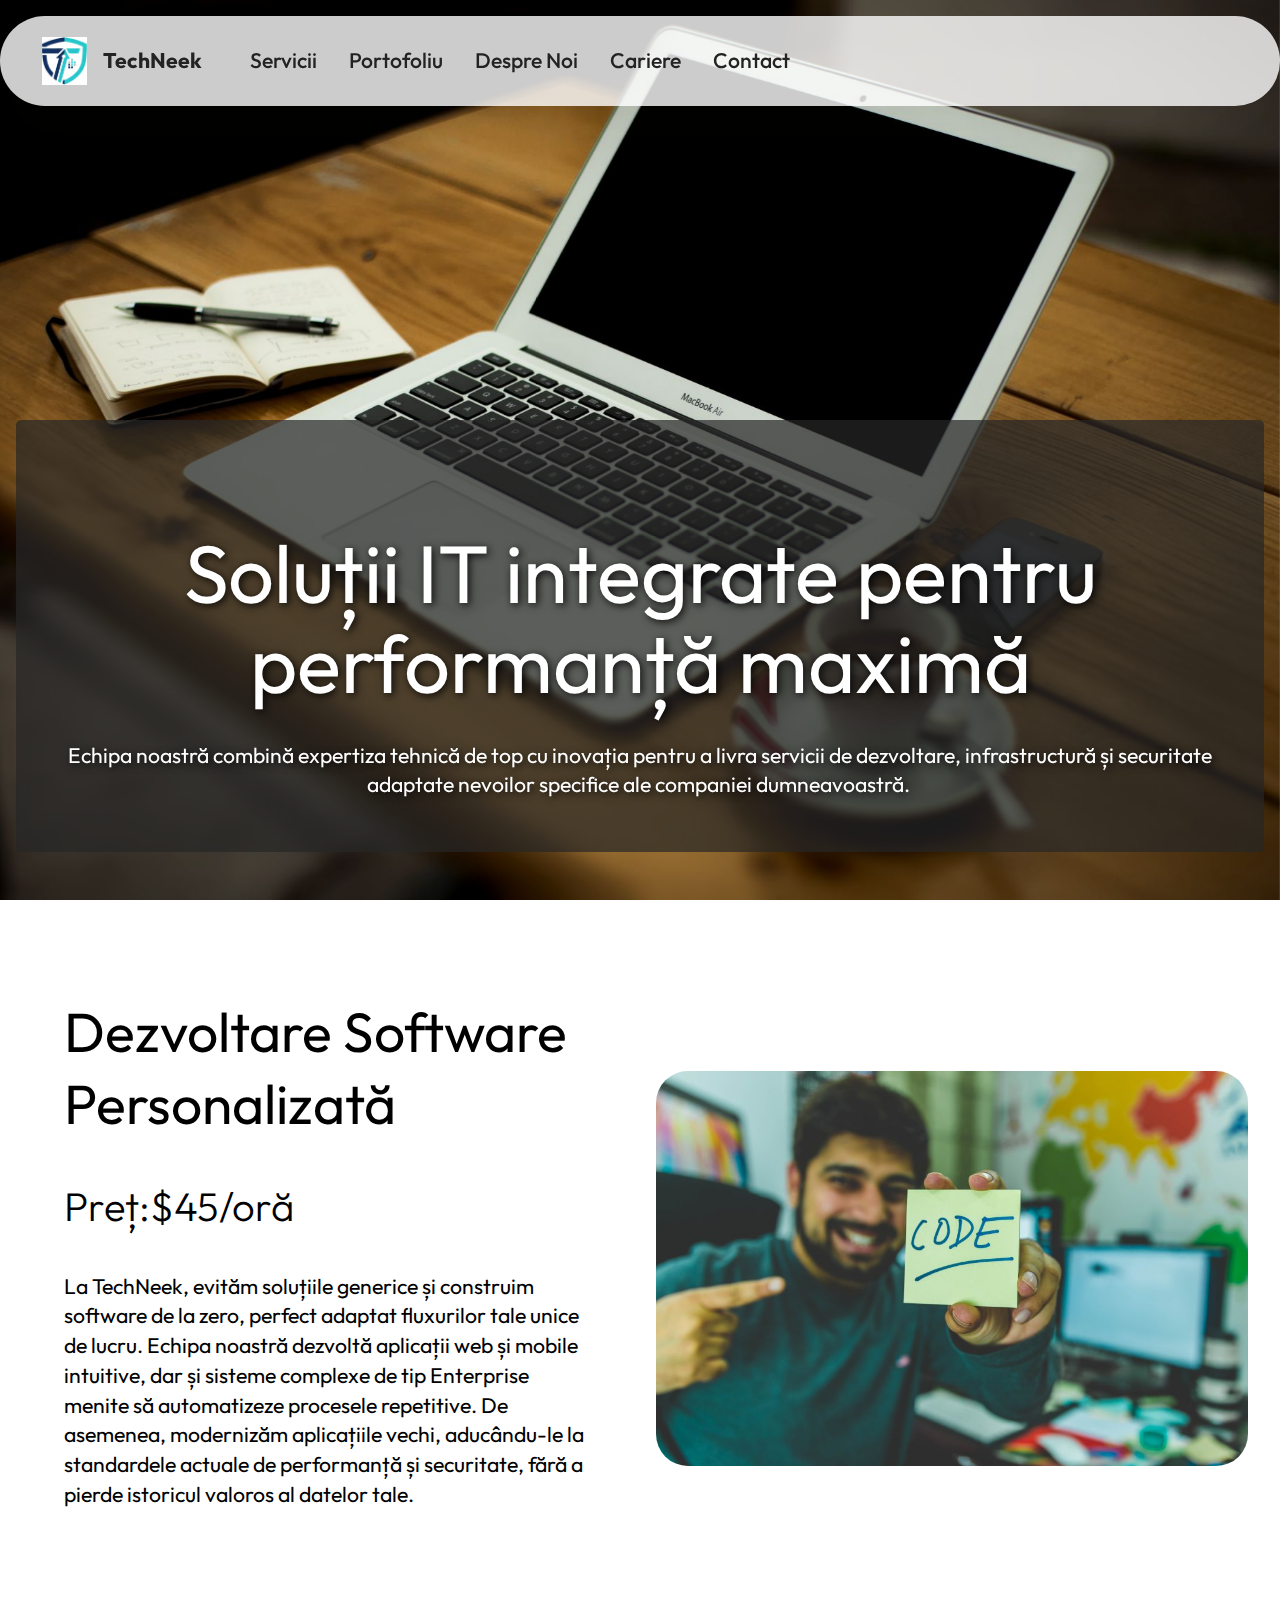
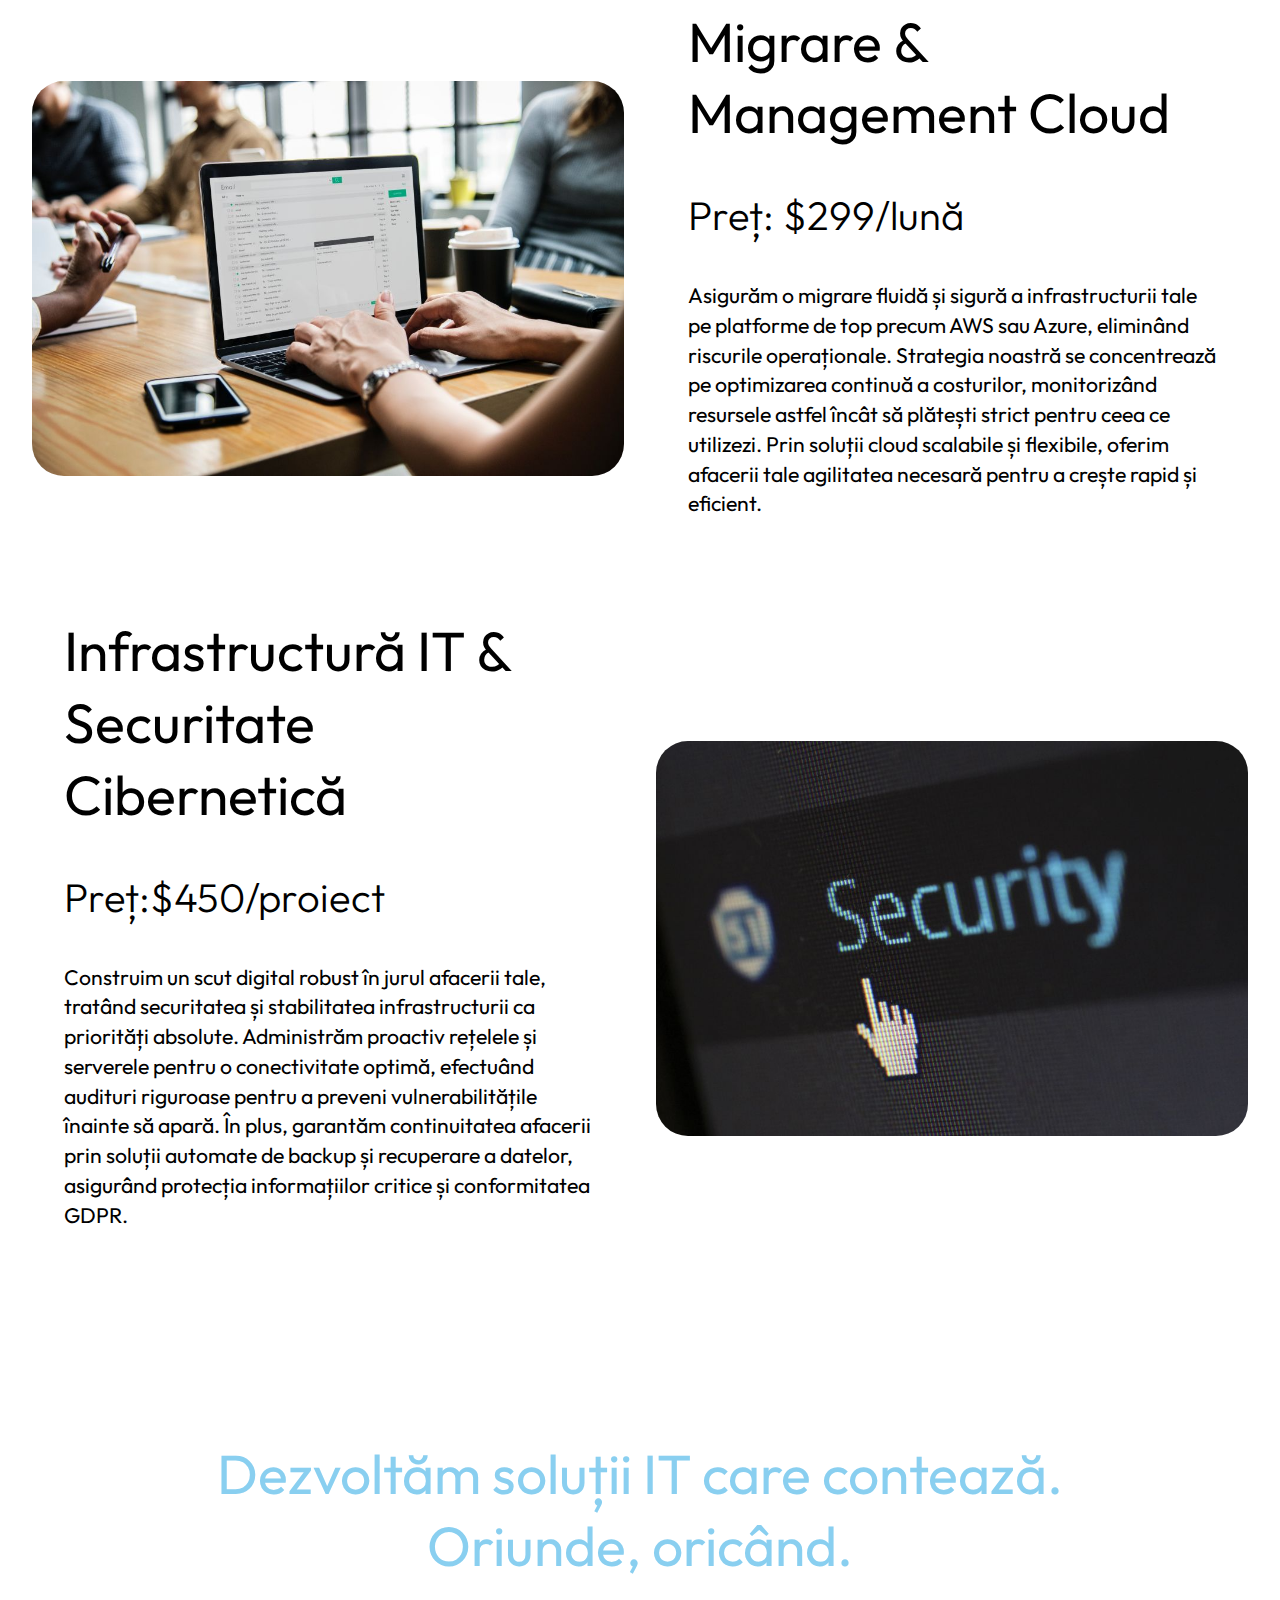
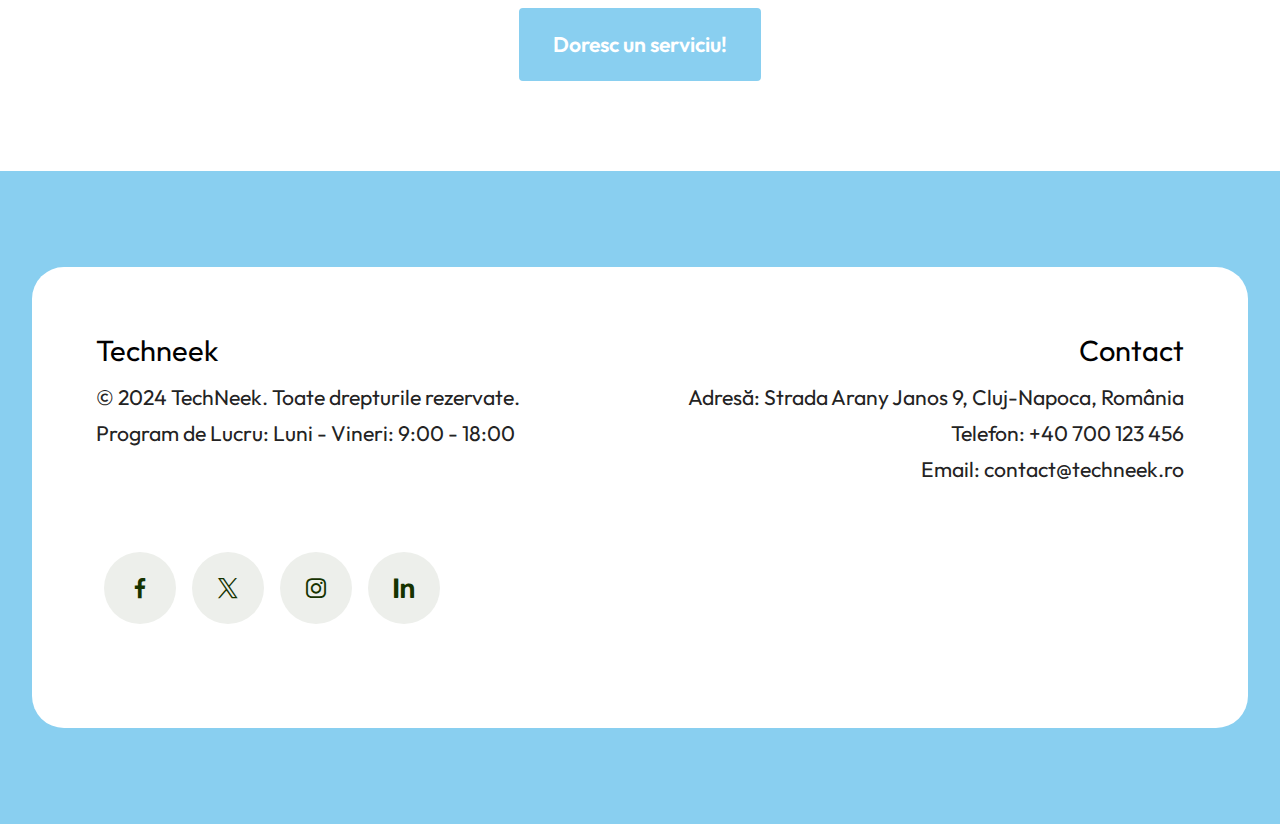
<file: Servicii.html>
<!DOCTYPE html>
<html>

<head>
	<meta charset="UTF-8">
	<meta http-equiv="X-UA-Compatible" content="IE=edge">
	<meta name="author" content="Istvan Florin">
	 <meta name="keywords"
        content="IT, corporatie, firma, software, cloud, infrstructură, dezvoltare web, consultanță, soluții digitale">
	<meta name="generator" content="Mobirise v6.1.12, mobirise.com">
	<meta name="viewport" content="width=device-width, initial-scale=1, minimum-scale=1">
	<link rel="shortcut icon" href="assets/images/gemini-generated-image-dz9r2sdz9r2sdz9r.png" type="image/x-icon">
	<meta name="description"
		content="Descoperă gama noastră de servicii IT: dezvoltare web, aplicații mobile, soluții cloud și securitate cibernetică. Tehnologie de ultimă oră pentru succesul tău.">


	<title>Servicii</title>
	<link rel="stylesheet" href="assets/web/assets/mobirise-icons2/mobirise2.css">
	<link rel="stylesheet" href="assets/bootstrap/css/bootstrap.min.css">
	<link rel="stylesheet" href="assets/parallax/jarallax.css">
	<link rel="stylesheet" href="assets/dropdown/css/style.css">
	<link rel="stylesheet" href="assets/socicon/css/styles.css">
	<link rel="stylesheet" href="assets/theme/css/style.css">
	<link rel="preload"
		href="https://fonts.googleapis.com/css?family=Poppins:100,100i,200,200i,300,300i,400,400i,500,500i,600,600i,700,700i,800,800i,900,900i&display=swap"
		as="style" onload="this.onload=null;this.rel='stylesheet'">
	<noscript>
		<link rel="stylesheet"
			href="https://fonts.googleapis.com/css?family=Poppins:100,100i,200,200i,300,300i,400,400i,500,500i,600,600i,700,700i,800,800i,900,900i&display=swap">
	</noscript>
	<link rel="preload"
		href="https://fonts.googleapis.com/css?family=Inter+Tight:100,200,300,400,500,600,700,800,900,100i,200i,300i,400i,500i,600i,700i,800i,900i&display=swap"
		as="style" onload="this.onload=null;this.rel='stylesheet'">
	<noscript>
		<link rel="stylesheet"
			href="https://fonts.googleapis.com/css?family=Inter+Tight:100,200,300,400,500,600,700,800,900,100i,200i,300i,400i,500i,600i,700i,800i,900i&display=swap">
	</noscript>
	<link rel="preload" as="style" href="assets/mobirise/css/mbr-additional.css?v=HdN6cb">
	<link rel="stylesheet" href="assets/mobirise/css/mbr-additional.css?v=HdN6cb" type="text/css">
	<link rel="preconnect" href="https://fonts.googleapis.com">
<link rel="preconnect" href="https://fonts.gstatic.com" crossorigin>
<link href="https://fonts.googleapis.com/css2?family=Outfit:wght@300;400;600;700&display=swap" rel="stylesheet">

<style>
	#header17-e .content-wrap { 
		 background-color: rgba(39, 39, 39, 0.7);
        padding: 20px;
        border-radius: 5px;
		text-shadow: 2px 2px 8px rgba(0, 0, 0, 0.9); }

</style>


</head>

<body>

	<section data-bs-version="5.1" class="menu menu1 cid-v6NII0xb3q" once="menu" id="menu01-3">


		<nav class="navbar navbar-dropdown navbar-fixed-top navbar-expand-lg">
			<div class="container">
				<div class="navbar-brand">
					<span class="navbar-logo">
						<a href="index.html">
							<img src="assets/images/gemini-generated-image-dz9r2sdz9r2sdz9r.png"
								alt="TechNeek: Digitalizarea începe aici" style="height: 3rem;">
						</a>
					</span>
					<span class="navbar-caption-wrap"><a class="navbar-caption text-black display-4"
							href="index.html">TechNeek</a></span>
				</div>
				<button class="navbar-toggler" type="button" data-toggle="collapse" data-bs-toggle="collapse"
					data-target="#navbarSupportedContent" data-bs-target="#navbarSupportedContent"
					aria-controls="navbarNavAltMarkup" aria-expanded="false" aria-label="Toggle navigation">
					<div class="hamburger">
						<span></span>
						<span></span>
						<span></span>
						<span></span>
					</div>
				</button>
				<div class="collapse navbar-collapse" id="navbarSupportedContent">
					<ul class="navbar-nav nav-dropdown nav-right" data-app-modern-menu="true">
						<li class="nav-item">
							<a class="nav-link link text-black text-primary display-4" href="Servicii.html">Servicii</a>
						</li>
						<li class="nav-item">
							<a class="nav-link link text-black text-primary display-4" href="Portofoliu.html"
								aria-expanded="false">Portofoliu</a>
						</li>
						<li class="nav-item">
							<a class="nav-link link text-black text-primary display-4" href="Desprenoi.html">Despre
								Noi</a>
						</li>
						<li class="nav-item"><a class="nav-link link text-black text-primary display-4"
								href="Cariere.html">Cariere</a></li>
						<li class="nav-item"><a class="nav-link link text-black text-primary display-4"
								href="Contact.html">Contact</a></li>
					</ul>


				</div>
			</div>
		</nav>
	</section>

	<section data-bs-version="5.1" class="header16 cid-v80qr1O0LG mbr-fullscreen mbr-parallax-background"
		id="header17-e">


		<div class="container-fluid">
			<div class="row">
				<div class="content-wrap col-12 col-md-12">
					<h1 class="mbr-section-title mbr-fonts-style mbr-white mb-4 display-1">
						<br>Soluții IT integrate pentru performanță maximă
					</h1>

					<p class="mbr-fonts-style mbr-text mbr-white mb-4 display-7">Echipa noastră combină expertiza
						tehnică de top cu inovația pentru a livra servicii de dezvoltare, infrastructură și securitate
						adaptate nevoilor specifice ale companiei dumneavoastră.&nbsp;</p>
				</div>
			</div>
		</div>
	</section>

	<section data-bs-version="5.1" class="features38 cid-v80qBYSsAb" id="features038-f">





		<div class="container">
			<div class="row justify-content-center">
				<div class="col-12 col-md-12 col-lg">
					<div class="text-wrapper align-left">
						<h2 class="mbr-section-title mbr-fonts-style mb-4 display-2">
							Dezvoltare Software Personalizată
						</h2>
						<p class="mbr-text align-left mbr-fonts-style mb-4 display-6">
							Preț:$45/oră
						</p>
						<p class="mbr-text align-left mbr-fonts-style mb-4 display-7">
							La TechNeek, evităm soluțiile generice și construim software de la zero, perfect adaptat
							fluxurilor tale unice de lucru. Echipa noastră dezvoltă aplicații web și mobile intuitive,
							dar și sisteme complexe de tip Enterprise menite să automatizeze procesele repetitive. De
							asemenea, modernizăm aplicațiile vechi, aducându-le la standardele actuale de performanță și
							securitate, fără a pierde istoricul valoros al datelor tale.
						</p>
					</div>
				</div>
				<div class="col-12 col-md-12 col-lg-6 image-wrapper">
					<img class="w-100" src="code-note.jpg"
						alt="Programator zâmbitor ținând un post-it galben pe care scrie CODE, arătând spre el">
				</div>
			</div>
			<div class="row row-reverse justify-content-center">

				<div class="col-12 col-md-12 col-lg">
					<div class="text-wrapper align-left">
						<h2 class="mbr-section-title mbr-fonts-style mb-4 display-2">Migrare & Management Cloud
						</h2>
						<p class="mbr-text align-left mbr-fonts-style mb-4 display-6">
							Preț: $299/lună
						</p>
						<p class="mbr-text align-left mbr-fonts-style mb-4 display-7">
							Asigurăm o migrare fluidă și sigură a infrastructurii tale pe platforme de top precum AWS
							sau Azure, eliminând riscurile operaționale. Strategia noastră se concentrează pe
							optimizarea continuă a costurilor, monitorizând resursele astfel încât să plătești strict
							pentru ceea ce utilizezi. Prin soluții cloud scalabile și flexibile, oferim afacerii tale
							agilitatea necesară pentru a crește rapid și eficient.
						</p>
					</div>
				</div>
				<div class="col-12 col-md-12 col-lg-6 image-wrapper">
					<img class="w-100" src="maini-laptop.jpg"
						alt="Persoană lucrând la laptop într-o ședință, tastând un email, cu colegi în fundal">
				</div>
			</div>

			<div class="row justify-content-center">
				<div class="col-12 col-md-12 col-lg">
					<div class="text-wrapper align-left">
						<h2 class="mbr-section-title mbr-fonts-style mb-4 display-2">
							Infrastructură IT & Securitate Cibernetică
						</h2>
						<p class="mbr-text align-left mbr-fonts-style mb-4 display-6">
							Preț:$450/proiect
						</p>
						<p class="mbr-text align-left mbr-fonts-style mb-4 display-7">
							Construim un scut digital robust în jurul afacerii tale, tratând securitatea și stabilitatea
							infrastructurii ca priorități absolute. Administrăm proactiv rețelele și serverele pentru o
							conectivitate optimă, efectuând audituri riguroase pentru a preveni vulnerabilitățile
							înainte să apară. În plus, garantăm continuitatea afacerii prin soluții automate de backup
							și recuperare a datelor, asigurând protecția informațiilor critice și conformitatea GDPR.
						</p>
					</div>
				</div>
				<div class="col-12 col-md-12 col-lg-6 image-wrapper">
					<img class="w-100" src="security.jpg"
						alt="Cursor de mouse indicând spre cuvântul Security pe un ecran digital">
				</div>
			</div>

		</div>
	</section>

	<section data-bs-version="5.1" class="article14 cid-v80rl9u887" id="article14-h">

		<div class="container">
			<div class="row justify-content-center">
				<div class="col-md-12 col-lg-10">
					<p class="mbr-section-title mbr-fonts-style display-2">
						Dezvoltăm soluții IT care contează. Oriunde, oricând.
					</p>
				</div>
			</div>
		 <div class="d-flex justify-content-center item-footer">
        <a href="Contact.html" class="btn item-btn btn-primary display-7">
            Doresc un serviciu!
        </a>
    </div>
	</div>
	</section>

<section data-bs-version="5.1" class="footer1 cid-v6NQKkIXAj" once="footers" id="footer01-d">
    <div class="container">
        <div class="row mbr-white">
            
            <div class="col-12 col-md-6 text-start">
                <h2 class="mbr-section-subtitle mbr-fonts-style mb-2 display-5">
                    Techneek
                </h2>
                <ul class="list mbr-fonts-style display-7">
                    <li class="mbr-text item-wrap">© 2024 TechNeek. Toate drepturile rezervate.</li>
                    <li class="mbr-text item-wrap">Program de Lucru: Luni - Vineri: 9:00 - 18:00</li>
                </ul>
            </div>

            <div class="col-12 col-md-6 text-md-end">
                <h2 class="mbr-section-subtitle mbr-fonts-style mb-2 display-5">
                    Contact
                </h2>
                <ul class="list mbr-fonts-style display-7">
                    <li class="mbr-text item-wrap">Adresă: Strada Arany Janos 9, Cluj-Napoca, România</li>
                    <li class="mbr-text item-wrap">Telefon: +40 700 123 456</li>
                    <li class="mbr-text item-wrap">Email: contact@techneek.ro</li>
                </ul>
            </div>

            <div class="col-12 mt-5 footer-col">
                <div class="social-row mt-2 display-7">
                    <div class="soc-item">
                        <a href="https://www.facebook.com/" target="_blank">
                            <span class="mbr-iconfont socicon socicon-facebook"></span>
                        </a>
                    </div>
                    <div class="soc-item">
                        <a href="https://x.com/home" target="_blank">
                            <span class="mbr-iconfont socicon socicon-twitter"></span>
                        </a>
                    </div>
                    <div class="soc-item">
                        <a href="https://www.instagram.com/" target="_blank">
                            <span class="mbr-iconfont socicon socicon-instagram"></span>
                        </a>
                    </div>
                    <div class="soc-item">
                        <a href="https://www.linkedin.com/" target="_blank">
                            <span class="mbr-iconfont socicon-logmein socicon"></span>
                        </a>
                    </div>
                </div>
            </div>
            
            <div class="col-12 mt-4">
                <p class="mbr-text mb-0 mbr-fonts-style copyright align-center display-7">
                </p>
            </div>
        </div>
    </div>
</section>

	<script src="assets/bootstrap/js/bootstrap.bundle.min.js"></script>
	<script src="assets/parallax/jarallax.js"></script>
	<script src="assets/smoothscroll/smooth-scroll.js"></script>
	<script src="assets/ytplayer/index.js"></script>
	<script src="assets/dropdown/js/navbar-dropdown.js"></script>
	<script src="assets/theme/js/script.js"></script>


</body>

</html>
</file>
<file: assets/web/assets/mobirise-icons2/mobirise2.css>
@font-face {
  font-family: 'Moririse2';
  font-display: swap;
  src:  url('mobirise2.eot?f2bix4');
  src:  url('mobirise2.eot?f2bix4#iefix') format('embedded-opentype'),
    url('mobirise2.woff2?f2bix4') format('woff2'),
    url('mobirise2.woff?f2bix4') format('woff'),
    url('mobirise2.ttf?f2bix4') format('truetype'),
    url('mobirise2.svg?f2bix4#mobirise2') format('svg');
  font-weight: normal;
  font-style: normal;
}

[class^="mobi-"], [class*=" mobi-"] {
  /* use !important to prevent issues with browser extensions that change fonts */
  font-family: 'Moririse2' !important;
  speak: none;
  font-style: normal;
  font-weight: normal;
  font-variant: normal;
  text-transform: none;
  line-height: 1;

  /* Better Font Rendering =========== */
  -webkit-font-smoothing: antialiased;
  -moz-osx-font-smoothing: grayscale;
}

.mobi-mbri-add-submenu:before {
  content: "\e900";
}
.mobi-mbri-alert:before {
  content: "\e901";
}
.mobi-mbri-align-center:before {
  content: "\e902";
}
.mobi-mbri-align-justify:before {
  content: "\e903";
}
.mobi-mbri-align-left:before {
  content: "\e904";
}
.mobi-mbri-align-right:before {
  content: "\e905";
}
.mobi-mbri-android:before {
  content: "\e906";
}
.mobi-mbri-apple:before {
  content: "\e907";
}
.mobi-mbri-arrow-down:before {
  content: "\e908";
}
.mobi-mbri-arrow-next:before {
  content: "\e909";
}
.mobi-mbri-arrow-prev:before {
  content: "\e90a";
}
.mobi-mbri-arrow-up:before {
  content: "\e90b";
}
.mobi-mbri-bold:before {
  content: "\e90c";
}
.mobi-mbri-bookmark:before {
  content: "\e90d";
}
.mobi-mbri-bootstrap:before {
  content: "\e90e";
}
.mobi-mbri-briefcase:before {
  content: "\e90f";
}
.mobi-mbri-browse:before {
  content: "\e910";
}
.mobi-mbri-bulleted-list:before {
  content: "\e911";
}
.mobi-mbri-calendar:before {
  content: "\e912";
}
.mobi-mbri-camera:before {
  content: "\e913";
}
.mobi-mbri-cart-add:before {
  content: "\e914";
}
.mobi-mbri-cart-full:before {
  content: "\e915";
}
.mobi-mbri-cash:before {
  content: "\e916";
}
.mobi-mbri-change-style:before {
  content: "\e917";
}
.mobi-mbri-chat:before {
  content: "\e918";
}
.mobi-mbri-clock:before {
  content: "\e919";
}
.mobi-mbri-close:before {
  content: "\e91a";
}
.mobi-mbri-cloud:before {
  content: "\e91b";
}
.mobi-mbri-code:before {
  content: "\e91c";
}
.mobi-mbri-contact-form:before {
  content: "\e91d";
}
.mobi-mbri-credit-card:before {
  content: "\e91e";
}
.mobi-mbri-cursor-click:before {
  content: "\e91f";
}
.mobi-mbri-cust-feedback:before {
  content: "\e920";
}
.mobi-mbri-database:before {
  content: "\e921";
}
.mobi-mbri-delivery:before {
  content: "\e922";
}
.mobi-mbri-desktop:before {
  content: "\e923";
}
.mobi-mbri-devices:before {
  content: "\e924";
}
.mobi-mbri-down:before {
  content: "\e925";
}
.mobi-mbri-download-2:before {
  content: "\e926";
}
.mobi-mbri-download:before {
  content: "\e927";
}
.mobi-mbri-drag-n-drop-2:before {
  content: "\e928";
}
.mobi-mbri-drag-n-drop:before {
  content: "\e929";
}
.mobi-mbri-edit-2:before {
  content: "\e92a";
}
.mobi-mbri-edit:before {
  content: "\e92b";
}
.mobi-mbri-error:before {
  content: "\e92c";
}
.mobi-mbri-extension:before {
  content: "\e92d";
}
.mobi-mbri-features:before {
  content: "\e92e";
}
.mobi-mbri-file:before {
  content: "\e92f";
}
.mobi-mbri-flag:before {
  content: "\e930";
}
.mobi-mbri-folder:before {
  content: "\e931";
}
.mobi-mbri-gift:before {
  content: "\e932";
}
.mobi-mbri-github:before {
  content: "\e933";
}
.mobi-mbri-globe-2:before {
  content: "\e934";
}
.mobi-mbri-globe:before {
  content: "\e935";
}
.mobi-mbri-growing-chart:before {
  content: "\e936";
}
.mobi-mbri-hearth:before {
  content: "\e937";
}
.mobi-mbri-help:before {
  content: "\e938";
}
.mobi-mbri-home:before {
  content: "\e939";
}
.mobi-mbri-hot-cup:before {
  content: "\e93a";
}
.mobi-mbri-idea:before {
  content: "\e93b";
}
.mobi-mbri-image-gallery:before {
  content: "\e93c";
}
.mobi-mbri-image-slider:before {
  content: "\e93d";
}
.mobi-mbri-info:before {
  content: "\e93e";
}
.mobi-mbri-italic:before {
  content: "\e93f";
}
.mobi-mbri-key:before {
  content: "\e940";
}
.mobi-mbri-laptop:before {
  content: "\e941";
}
.mobi-mbri-layers:before {
  content: "\e942";
}
.mobi-mbri-left-right:before {
  content: "\e943";
}
.mobi-mbri-left:before {
  content: "\e944";
}
.mobi-mbri-letter:before {
  content: "\e945";
}
.mobi-mbri-like:before {
  content: "\e946";
}
.mobi-mbri-link:before {
  content: "\e947";
}
.mobi-mbri-lock:before {
  content: "\e948";
}
.mobi-mbri-login:before {
  content: "\e949";
}
.mobi-mbri-logout:before {
  content: "\e94a";
}
.mobi-mbri-magic-stick:before {
  content: "\e94b";
}
.mobi-mbri-map-pin:before {
  content: "\e94c";
}
.mobi-mbri-menu:before {
  content: "\e94d";
}
.mobi-mbri-mobile-2:before {
  content: "\e94e";
}
.mobi-mbri-mobile-horizontal:before {
  content: "\e94f";
}
.mobi-mbri-mobile:before {
  content: "\e950";
}
.mobi-mbri-mobirise:before {
  content: "\e951";
}
.mobi-mbri-more-horizontal:before {
  content: "\e952";
}
.mobi-mbri-more-vertical:before {
  content: "\e953";
}
.mobi-mbri-music:before {
  content: "\e954";
}
.mobi-mbri-new-file:before {
  content: "\e955";
}
.mobi-mbri-numbered-list:before {
  content: "\e956";
}
.mobi-mbri-opened-folder:before {
  content: "\e957";
}
.mobi-mbri-pages:before {
  content: "\e958";
}
.mobi-mbri-paper-plane:before {
  content: "\e959";
}
.mobi-mbri-paperclip:before {
  content: "\e95a";
}
.mobi-mbri-phone:before {
  content: "\e95b";
}
.mobi-mbri-photo:before {
  content: "\e95c";
}
.mobi-mbri-photos:before {
  content: "\e95d";
}
.mobi-mbri-pin:before {
  content: "\e95e";
}
.mobi-mbri-play:before {
  content: "\e95f";
}
.mobi-mbri-plus:before {
  content: "\e960";
}
.mobi-mbri-preview:before {
  content: "\e961";
}
.mobi-mbri-print:before {
  content: "\e962";
}
.mobi-mbri-protect:before {
  content: "\e963";
}
.mobi-mbri-question:before {
  content: "\e964";
}
.mobi-mbri-quote-left:before {
  content: "\e965";
}
.mobi-mbri-quote-right:before {
  content: "\e966";
}
.mobi-mbri-redo:before {
  content: "\e967";
}
.mobi-mbri-refresh:before {
  content: "\e968";
}
.mobi-mbri-responsive-2:before {
  content: "\e969";
}
.mobi-mbri-responsive:before {
  content: "\e96a";
}
.mobi-mbri-right:before {
  content: "\e96b";
}
.mobi-mbri-rocket:before {
  content: "\e96c";
}
.mobi-mbri-sad-face:before {
  content: "\e96d";
}
.mobi-mbri-sale:before {
  content: "\e96e";
}
.mobi-mbri-save:before {
  content: "\e96f";
}
.mobi-mbri-search:before {
  content: "\e970";
}
.mobi-mbri-setting-2:before {
  content: "\e971";
}
.mobi-mbri-setting-3:before {
  content: "\e972";
}
.mobi-mbri-setting:before {
  content: "\e973";
}
.mobi-mbri-share:before {
  content: "\e974";
}
.mobi-mbri-shopping-bag:before {
  content: "\e975";
}
.mobi-mbri-shopping-basket:before {
  content: "\e976";
}
.mobi-mbri-shopping-cart:before {
  content: "\e977";
}
.mobi-mbri-sites:before {
  content: "\e978";
}
.mobi-mbri-smile-face:before {
  content: "\e979";
}
.mobi-mbri-speed:before {
  content: "\e97a";
}
.mobi-mbri-star:before {
  content: "\e97b";
}
.mobi-mbri-success:before {
  content: "\e97c";
}
.mobi-mbri-sun:before {
  content: "\e97d";
}
.mobi-mbri-sun2:before {
  content: "\e97e";
}
.mobi-mbri-tablet-vertical:before {
  content: "\e97f";
}
.mobi-mbri-tablet:before {
  content: "\e980";
}
.mobi-mbri-target:before {
  content: "\e981";
}
.mobi-mbri-timer:before {
  content: "\e982";
}
.mobi-mbri-to-ftp:before {
  content: "\e983";
}
.mobi-mbri-to-local-drive:before {
  content: "\e984";
}
.mobi-mbri-touch-swipe:before {
  content: "\e985";
}
.mobi-mbri-touch:before {
  content: "\e986";
}
.mobi-mbri-trash:before {
  content: "\e987";
}
.mobi-mbri-underline:before {
  content: "\e988";
}
.mobi-mbri-undo:before {
  content: "\e989";
}
.mobi-mbri-unlink:before {
  content: "\e98a";
}
.mobi-mbri-unlock:before {
  content: "\e98b";
}
.mobi-mbri-up-down:before {
  content: "\e98c";
}
.mobi-mbri-up:before {
  content: "\e98d";
}
.mobi-mbri-update:before {
  content: "\e98e";
}
.mobi-mbri-upload-2:before {
  content: "\e98f";
}
.mobi-mbri-upload:before {
  content: "\e990";
}
.mobi-mbri-user-2:before {
  content: "\e991";
}
.mobi-mbri-user:before {
  content: "\e992";
}
.mobi-mbri-users:before {
  content: "\e993";
}
.mobi-mbri-video-play:before {
  content: "\e994";
}
.mobi-mbri-video:before {
  content: "\e995";
}
.mobi-mbri-watch:before {
  content: "\e996";
}
.mobi-mbri-website-theme-2:before {
  content: "\e997";
}
.mobi-mbri-website-theme:before {
  content: "\e998";
}
.mobi-mbri-wifi:before {
  content: "\e999";
}
.mobi-mbri-windows:before {
  content: "\e99a";
}
.mobi-mbri-zoom-in:before {
  content: "\e99b";
}
.mobi-mbri-zoom-out:before {
  content: "\e99c";
}
</file>
<file: assets/dropdown/css/style.css>
.navbar-dropdown {
  left: 0;
  padding: 0;
  position: absolute;
  right: 0;
  top: 0;
  transition: all 0.45s ease;
  z-index: 1030;
  background: #282828; }
  .navbar-dropdown .navbar-logo {
    margin-right: 0.8rem;
    transition: margin 0.3s ease-in-out;
    vertical-align: middle; }
    .navbar-dropdown .navbar-logo img {
      height: 3.125rem;
      transition: all 0.3s ease-in-out; }
    .navbar-dropdown .navbar-logo.mbr-iconfont {
      font-size: 3.125rem;
      line-height: 3.125rem; }
  .navbar-dropdown .navbar-caption {
    font-weight: 700;
    white-space: normal;
    vertical-align: -4px;
    line-height: 3.125rem !important; }
    .navbar-dropdown .navbar-caption, .navbar-dropdown .navbar-caption:hover {
      color: inherit;
      text-decoration: none; }
  .navbar-dropdown .mbr-iconfont + .navbar-caption {
    vertical-align: -1px; }
  .navbar-dropdown.navbar-fixed-top {
    position: fixed; }
  .navbar-dropdown .navbar-brand span {
    vertical-align: -4px; }
  .navbar-dropdown.bg-color.transparent {
    background: none; }
  .navbar-dropdown.navbar-short .navbar-brand {
    padding: 0.625rem 0; }
    .navbar-dropdown.navbar-short .navbar-brand span {
      vertical-align: -1px; }
  .navbar-dropdown.navbar-short .navbar-caption {
    line-height: 2.375rem !important;
    vertical-align: -2px; }
  .navbar-dropdown.navbar-short .navbar-logo {
    margin-right: 0.5rem; }
    .navbar-dropdown.navbar-short .navbar-logo img {
      height: 2.375rem; }
    .navbar-dropdown.navbar-short .navbar-logo.mbr-iconfont {
      font-size: 2.375rem;
      line-height: 2.375rem; }
  .navbar-dropdown.navbar-short .mbr-table-cell {
    height: 3.625rem; }
  .navbar-dropdown .navbar-close {
    left: 0.6875rem;
    position: fixed;
    top: 0.75rem;
    z-index: 1000; }
  .navbar-dropdown .hamburger-icon {
    content: "";
    display: inline-block;
    vertical-align: middle;
    width: 16px;
    -webkit-box-shadow: 0 -6px 0 1px #282828,0 0 0 1px #282828,0 6px 0 1px #282828;
    -moz-box-shadow: 0 -6px 0 1px #282828,0 0 0 1px #282828,0 6px 0 1px #282828;
    box-shadow: 0 -6px 0 1px #282828,0 0 0 1px #282828,0 6px 0 1px #282828; }

.dropdown-menu .dropdown-toggle[data-toggle="dropdown-submenu"]::after {
  border-bottom: 0.35em solid transparent;
  border-left: 0.35em solid;
  border-right: 0;
  border-top: 0.35em solid transparent;
  margin-left: 0.3rem; }

.dropdown-menu .dropdown-item:focus {
  outline: 0; }

.nav-dropdown {
  font-size: 0.75rem;
  font-weight: 500;
  height: auto !important; }
  .nav-dropdown .nav-btn {
    padding-left: 1rem; }
  .nav-dropdown .link {
    margin: .667em 1.667em;
    font-weight: 500;
    padding: 0;
    transition: color .2s ease-in-out; }
    .nav-dropdown .link.dropdown-toggle {
      margin-right: 2.583em; }
      .nav-dropdown .link.dropdown-toggle::after {
        margin-left: .25rem;
        border-top: 0.35em solid;
        border-right: 0.35em solid transparent;
        border-left: 0.35em solid transparent;
        border-bottom: 0; }
      .nav-dropdown .link.dropdown-toggle[aria-expanded="true"] {
        margin: 0;
        padding: 0.667em 3.263em  0.667em 1.667em; }
  .nav-dropdown .link::after,
  .nav-dropdown .dropdown-item::after {
    color: inherit; }
  .nav-dropdown .btn {
    font-size: 0.75rem;
    font-weight: 700;
    letter-spacing: 0;
    margin-bottom: 0;
    padding-left: 1.25rem;
    padding-right: 1.25rem; }
  .nav-dropdown .dropdown-menu {
    border-radius: 0;
    border: 0;
    left: 0;
    margin: 0;
    padding-bottom: 1.25rem;
    padding-top: 1.25rem;
    position: relative; }
  .nav-dropdown .dropdown-submenu {
    margin-left: 0.125rem;
    top: 0; }
  .nav-dropdown .dropdown-item {
    font-weight: 500;
    line-height: 2;
    padding: 0.3846em 4.615em 0.3846em 1.5385em;
    position: relative;
    transition: color .2s ease-in-out, background-color .2s ease-in-out; }
    .nav-dropdown .dropdown-item::after {
      margin-top: -0.3077em;
      position: absolute;
      right: 1.1538em;
      top: 50%; }
    .nav-dropdown .dropdown-item:focus, .nav-dropdown .dropdown-item:hover {
      background: none; }

@media (max-width: 767px) {
  .nav-dropdown.navbar-toggleable-sm {
    bottom: 0;
    display: none;
    left: 0;
    overflow-x: hidden;
    position: fixed;
    top: 0;
    transform: translateX(-100%);
    -ms-transform: translateX(-100%);
    -webkit-transform: translateX(-100%);
    width: 18.75rem;
    z-index: 999; } }
.nav-dropdown.navbar-toggleable-xl {
  bottom: 0;
  display: none;
  left: 0;
  overflow-x: hidden;
  position: fixed;
  top: 0;
  transform: translateX(-100%);
  -ms-transform: translateX(-100%);
  -webkit-transform: translateX(-100%);
  width: 18.75rem;
  z-index: 999; }

.nav-dropdown-sm {
  display: block !important;
  overflow-x: hidden;
  overflow: auto;
  padding-top: 3.875rem; }
  .nav-dropdown-sm::after {
    content: "";
    display: block;
    height: 3rem;
    width: 100%; }
  .nav-dropdown-sm.collapse.in ~ .navbar-close {
    display: block !important; }
  .nav-dropdown-sm.collapsing, .nav-dropdown-sm.collapse.in {
    transform: translateX(0);
    -ms-transform: translateX(0);
    -webkit-transform: translateX(0);
    transition: all 0.25s ease-out;
    -webkit-transition: all 0.25s ease-out;
    background: #282828; }
  .nav-dropdown-sm.collapsing[aria-expanded="false"] {
    transform: translateX(-100%);
    -ms-transform: translateX(-100%);
    -webkit-transform: translateX(-100%); }
  .nav-dropdown-sm .nav-item {
    display: block;
    margin-left: 0 !important;
    padding-left: 0; }
  .nav-dropdown-sm .link,
  .nav-dropdown-sm .dropdown-item {
    border-top: 1px dotted rgba(255, 255, 255, 0.1);
    font-size: 0.8125rem;
    line-height: 1.6;
    margin: 0 !important;
    padding: 0.875rem 2.4rem 0.875rem 1.5625rem !important;
    position: relative;
    white-space: normal; }
    .nav-dropdown-sm .link:focus, .nav-dropdown-sm .link:hover,
    .nav-dropdown-sm .dropdown-item:focus,
    .nav-dropdown-sm .dropdown-item:hover {
      background: rgba(0, 0, 0, 0.2) !important;
      color: #c0a375; }
  .nav-dropdown-sm .nav-btn {
    position: relative;
    padding: 1.5625rem 1.5625rem 0 1.5625rem; }
    .nav-dropdown-sm .nav-btn::before {
      border-top: 1px dotted rgba(255, 255, 255, 0.1);
      content: "";
      left: 0;
      position: absolute;
      top: 0;
      width: 100%; }
    .nav-dropdown-sm .nav-btn + .nav-btn {
      padding-top: 0.625rem; }
      .nav-dropdown-sm .nav-btn + .nav-btn::before {
        display: none; }
  .nav-dropdown-sm .btn {
    padding: 0.625rem 0; }
  .nav-dropdown-sm .dropdown-toggle[data-toggle="dropdown-submenu"]::after {
    margin-left: .25rem;
    border-top: 0.35em solid;
    border-right: 0.35em solid transparent;
    border-left: 0.35em solid transparent;
    border-bottom: 0; }
  .nav-dropdown-sm .dropdown-toggle[data-toggle="dropdown-submenu"][aria-expanded="true"]::after {
    border-top: 0;
    border-right: 0.35em solid transparent;
    border-left: 0.35em solid transparent;
    border-bottom: 0.35em solid; }
  .nav-dropdown-sm .dropdown-menu {
    margin: 0;
    padding: 0;
    position: relative;
    top: 0;
    left: 0;
    width: 100%;
    border: 0;
    float: none;
    border-radius: 0;
    background: none; }
  .nav-dropdown-sm .dropdown-submenu {
    left: 100%;
    margin-left: 0.125rem;
    margin-top: -1.25rem;
    top: 0; }

.navbar-toggleable-sm .nav-dropdown .dropdown-menu {
  position: absolute; }

.navbar-toggleable-sm .nav-dropdown .dropdown-submenu {
  left: 100%;
  margin-left: 0.125rem;
  margin-top: -1.25rem;
  top: 0; }

.navbar-toggleable-sm.opened .nav-dropdown .dropdown-menu {
  position: relative; }

.navbar-toggleable-sm.opened .nav-dropdown .dropdown-submenu {
  left: 0;
  margin-left: 00rem;
  margin-top: 0rem;
  top: 0; }

.is-builder .nav-dropdown.collapsing {
  transition: none !important; }
</file>
<file: assets/socicon/css/styles.css>
@charset "UTF-8";

@font-face {
  font-family: 'Socicon';
  src:  url('../fonts/socicon.eot');
  src:  url('../fonts/socicon.eot?#iefix') format('embedded-opentype'),
    url('../fonts/socicon.woff2') format('woff2'),
    url('../fonts/socicon.ttf') format('truetype'),
    url('../fonts/socicon.woff') format('woff'),
    url('../fonts/socicon.svg#socicon') format('svg');
  font-weight: normal;
  font-style: normal;
  font-display: swap;
}

[data-icon]:before {
  font-family: "socicon" !important;
  content: attr(data-icon);
  font-style: normal !important;
  font-weight: normal !important;
  font-variant: normal !important;
  text-transform: none !important;
  speak: none;
  line-height: 1;
  -webkit-font-smoothing: antialiased;
  -moz-osx-font-smoothing: grayscale;
}

[class^="socicon-"], [class*=" socicon-"] {
  /* use !important to prevent issues with browser extensions that change fonts */
  font-family: 'Socicon' !important;
  speak: none;
  font-style: normal;
  font-weight: normal;
  font-variant: normal;
  text-transform: none;
  line-height: 1;

  /* Better Font Rendering =========== */
  -webkit-font-smoothing: antialiased;
  -moz-osx-font-smoothing: grayscale;
}

.socicon-500px:before {
  content: "\e000";
}
.socicon-8tracks:before {
  content: "\e001";
}
.socicon-airbnb:before {
  content: "\e002";
}
.socicon-alliance:before {
  content: "\e003";
}
.socicon-amazon:before {
  content: "\e004";
}
.socicon-amplement:before {
  content: "\e005";
}
.socicon-android:before {
  content: "\e006";
}
.socicon-angellist:before {
  content: "\e007";
}
.socicon-apple:before {
  content: "\e008";
}
.socicon-appnet:before {
  content: "\e009";
}
.socicon-baidu:before {
  content: "\e00a";
}
.socicon-bandcamp:before {
  content: "\e00b";
}
.socicon-battlenet:before {
  content: "\e00c";
}
.socicon-mixer:before {
  content: "\e00d";
}
.socicon-bebee:before {
  content: "\e00e";
}
.socicon-bebo:before {
  content: "\e00f";
}
.socicon-behance:before {
  content: "\e010";
}
.socicon-blizzard:before {
  content: "\e011";
}
.socicon-blogger:before {
  content: "\e012";
}
.socicon-buffer:before {
  content: "\e013";
}
.socicon-chrome:before {
  content: "\e014";
}
.socicon-coderwall:before {
  content: "\e015";
}
.socicon-curse:before {
  content: "\e016";
}
.socicon-dailymotion:before {
  content: "\e017";
}
.socicon-deezer:before {
  content: "\e018";
}
.socicon-delicious:before {
  content: "\e019";
}
.socicon-deviantart:before {
  content: "\e01a";
}
.socicon-diablo:before {
  content: "\e01b";
}
.socicon-digg:before {
  content: "\e01c";
}
.socicon-discord:before {
  content: "\e01d";
}
.socicon-disqus:before {
  content: "\e01e";
}
.socicon-douban:before {
  content: "\e01f";
}
.socicon-draugiem:before {
  content: "\e020";
}
.socicon-dribbble:before {
  content: "\e021";
}
.socicon-drupal:before {
  content: "\e022";
}
.socicon-ebay:before {
  content: "\e023";
}
.socicon-ello:before {
  content: "\e024";
}
.socicon-endomodo:before {
  content: "\e025";
}
.socicon-envato:before {
  content: "\e026";
}
.socicon-etsy:before {
  content: "\e027";
}
.socicon-facebook:before {
  content: "\e028";
}
.socicon-feedburner:before {
  content: "\e029";
}
.socicon-filmweb:before {
  content: "\e02a";
}
.socicon-firefox:before {
  content: "\e02b";
}
.socicon-flattr:before {
  content: "\e02c";
}
.socicon-flickr:before {
  content: "\e02d";
}
.socicon-formulr:before {
  content: "\e02e";
}
.socicon-forrst:before {
  content: "\e02f";
}
.socicon-foursquare:before {
  content: "\e030";
}
.socicon-friendfeed:before {
  content: "\e031";
}
.socicon-github:before {
  content: "\e032";
}
.socicon-goodreads:before {
  content: "\e033";
}
.socicon-google:before {
  content: "\e034";
}
.socicon-googlescholar:before {
  content: "\e035";
}
.socicon-googlegroups:before {
  content: "\e036";
}
.socicon-googlephotos:before {
  content: "\e037";
}
.socicon-googleplus:before {
  content: "\e038";
}
.socicon-grooveshark:before {
  content: "\e039";
}
.socicon-hackerrank:before {
  content: "\e03a";
}
.socicon-hearthstone:before {
  content: "\e03b";
}
.socicon-hellocoton:before {
  content: "\e03c";
}
.socicon-heroes:before {
  content: "\e03d";
}
.socicon-smashcast:before {
  content: "\e03e";
}
.socicon-horde:before {
  content: "\e03f";
}
.socicon-houzz:before {
  content: "\e040";
}
.socicon-icq:before {
  content: "\e041";
}
.socicon-identica:before {
  content: "\e042";
}
.socicon-imdb:before {
  content: "\e043";
}
.socicon-instagram:before {
  content: "\e044";
}
.socicon-issuu:before {
  content: "\e045";
}
.socicon-istock:before {
  content: "\e046";
}
.socicon-itunes:before {
  content: "\e047";
}
.socicon-keybase:before {
  content: "\e048";
}
.socicon-lanyrd:before {
  content: "\e049";
}
.socicon-lastfm:before {
  content: "\e04a";
}
.socicon-line:before {
  content: "\e04b";
}
.socicon-linkedin:before {
  content: "\e04c";
}
.socicon-livejournal:before {
  content: "\e04d";
}
.socicon-lyft:before {
  content: "\e04e";
}
.socicon-macos:before {
  content: "\e04f";
}
.socicon-mail:before {
  content: "\e050";
}
.socicon-medium:before {
  content: "\e051";
}
.socicon-meetup:before {
  content: "\e052";
}
.socicon-mixcloud:before {
  content: "\e053";
}
.socicon-modelmayhem:before {
  content: "\e054";
}
.socicon-mumble:before {
  content: "\e055";
}
.socicon-myspace:before {
  content: "\e056";
}
.socicon-newsvine:before {
  content: "\e057";
}
.socicon-nintendo:before {
  content: "\e058";
}
.socicon-npm:before {
  content: "\e059";
}
.socicon-odnoklassniki:before {
  content: "\e05a";
}
.socicon-openid:before {
  content: "\e05b";
}
.socicon-opera:before {
  content: "\e05c";
}
.socicon-outlook:before {
  content: "\e05d";
}
.socicon-overwatch:before {
  content: "\e05e";
}
.socicon-patreon:before {
  content: "\e05f";
}
.socicon-paypal:before {
  content: "\e060";
}
.socicon-periscope:before {
  content: "\e061";
}
.socicon-persona:before {
  content: "\e062";
}
.socicon-pinterest:before {
  content: "\e063";
}
.socicon-play:before {
  content: "\e064";
}
.socicon-player:before {
  content: "\e065";
}
.socicon-playstation:before {
  content: "\e066";
}
.socicon-pocket:before {
  content: "\e067";
}
.socicon-qq:before {
  content: "\e068";
}
.socicon-quora:before {
  content: "\e069";
}
.socicon-raidcall:before {
  content: "\e06a";
}
.socicon-ravelry:before {
  content: "\e06b";
}
.socicon-reddit:before {
  content: "\e06c";
}
.socicon-renren:before {
  content: "\e06d";
}
.socicon-researchgate:before {
  content: "\e06e";
}
.socicon-residentadvisor:before {
  content: "\e06f";
}
.socicon-reverbnation:before {
  content: "\e070";
}
.socicon-rss:before {
  content: "\e071";
}
.socicon-sharethis:before {
  content: "\e072";
}
.socicon-skype:before {
  content: "\e073";
}
.socicon-slideshare:before {
  content: "\e074";
}
.socicon-smugmug:before {
  content: "\e075";
}
.socicon-snapchat:before {
  content: "\e076";
}
.socicon-songkick:before {
  content: "\e077";
}
.socicon-soundcloud:before {
  content: "\e078";
}
.socicon-spotify:before {
  content: "\e079";
}
.socicon-stackexchange:before {
  content: "\e07a";
}
.socicon-stackoverflow:before {
  content: "\e07b";
}
.socicon-starcraft:before {
  content: "\e07c";
}
.socicon-stayfriends:before {
  content: "\e07d";
}
.socicon-steam:before {
  content: "\e07e";
}
.socicon-storehouse:before {
  content: "\e07f";
}
.socicon-strava:before {
  content: "\e080";
}
.socicon-streamjar:before {
  content: "\e081";
}
.socicon-stumbleupon:before {
  content: "\e082";
}
.socicon-swarm:before {
  content: "\e083";
}
.socicon-teamspeak:before {
  content: "\e084";
}
.socicon-teamviewer:before {
  content: "\e085";
}
.socicon-technorati:before {
  content: "\e086";
}
.socicon-telegram:before {
  content: "\e087";
}
.socicon-tripadvisor:before {
  content: "\e088";
}
.socicon-tripit:before {
  content: "\e089";
}
.socicon-triplej:before {
  content: "\e08a";
}
.socicon-tumblr:before {
  content: "\e08b";
}
.socicon-twitch:before {
  content: "\e08c";
}
.socicon-twitter:before {
  content: "\e08d";
}
.socicon-uber:before {
  content: "\e08e";
}
.socicon-ventrilo:before {
  content: "\e08f";
}
.socicon-viadeo:before {
  content: "\e090";
}
.socicon-viber:before {
  content: "\e091";
}
.socicon-viewbug:before {
  content: "\e092";
}
.socicon-vimeo:before {
  content: "\e093";
}
.socicon-vine:before {
  content: "\e094";
}
.socicon-vkontakte:before {
  content: "\e095";
}
.socicon-warcraft:before {
  content: "\e096";
}
.socicon-wechat:before {
  content: "\e097";
}
.socicon-weibo:before {
  content: "\e098";
}
.socicon-whatsapp:before {
  content: "\e099";
}
.socicon-wikipedia:before {
  content: "\e09a";
}
.socicon-windows:before {
  content: "\e09b";
}
.socicon-wordpress:before {
  content: "\e09c";
}
.socicon-wykop:before {
  content: "\e09d";
}
.socicon-xbox:before {
  content: "\e09e";
}
.socicon-xing:before {
  content: "\e09f";
}
.socicon-yahoo:before {
  content: "\e0a0";
}
.socicon-yammer:before {
  content: "\e0a1";
}
.socicon-yandex:before {
  content: "\e0a2";
}
.socicon-yelp:before {
  content: "\e0a3";
}
.socicon-younow:before {
  content: "\e0a4";
}
.socicon-youtube:before {
  content: "\e0a5";
}
.socicon-zapier:before {
  content: "\e0a6";
}
.socicon-zerply:before {
  content: "\e0a7";
}
.socicon-zomato:before {
  content: "\e0a8";
}
.socicon-zynga:before {
  content: "\e0a9";
}
.socicon-bluesky:before {
  content: "\e0aa";
}
.socicon-threads:before {
  content: "\e0ab";
}
.socicon-spreadshirt:before {
  content: "\e901";
}
.socicon-gamejolt:before {
  content: "\e902";
}
.socicon-trello:before {
  content: "\e903";
}
.socicon-tunein:before {
  content: "\e904";
}
.socicon-bloglovin:before {
  content: "\e905";
}
.socicon-gamewisp:before {
  content: "\e906";
}
.socicon-messenger:before {
  content: "\e907";
}
.socicon-pandora:before {
  content: "\e908";
}
.socicon-augment:before {
  content: "\e909";
}
.socicon-bitbucket:before {
  content: "\e90a";
}
.socicon-fyuse:before {
  content: "\e90b";
}
.socicon-yt-gaming:before {
  content: "\e90c";
}
.socicon-sketchfab:before {
  content: "\e90d";
}
.socicon-mobcrush:before {
  content: "\e90e";
}
.socicon-microsoft:before {
  content: "\e90f";
}
.socicon-realtor:before {
  content: "\e910";
}
.socicon-tidal:before {
  content: "\e911";
}
.socicon-qobuz:before {
  content: "\e912";
}
.socicon-natgeo:before {
  content: "\e913";
}
.socicon-mastodon:before {
  content: "\e914";
}
.socicon-unsplash:before {
  content: "\e915";
}
.socicon-homeadvisor:before {
  content: "\e916";
}
.socicon-angieslist:before {
  content: "\e917";
}
.socicon-codepen:before {
  content: "\e918";
}
.socicon-slack:before {
  content: "\e919";
}
.socicon-openaigym:before {
  content: "\e91a";
}
.socicon-logmein:before {
  content: "\e91b";
}
.socicon-fiverr:before {
  content: "\e91c";
}
.socicon-gotomeeting:before {
  content: "\e91d";
}
.socicon-aliexpress:before {
  content: "\e91e";
}
.socicon-guru:before {
  content: "\e91f";
}
.socicon-appstore:before {
  content: "\e920";
}
.socicon-homes:before {
  content: "\e921";
}
.socicon-zoom:before {
  content: "\e922";
}
.socicon-alibaba:before {
  content: "\e923";
}
.socicon-craigslist:before {
  content: "\e924";
}
.socicon-wix:before {
  content: "\e925";
}
.socicon-redfin:before {
  content: "\e926";
}
.socicon-googlecalendar:before {
  content: "\e927";
}
.socicon-shopify:before {
  content: "\e928";
}
.socicon-freelancer:before {
  content: "\e929";
}
.socicon-seedrs:before {
  content: "\e92a";
}
.socicon-bing:before {
  content: "\e92b";
}
.socicon-doodle:before {
  content: "\e92c";
}
.socicon-bonanza:before {
  content: "\e92d";
}
.socicon-squarespace:before {
  content: "\e92e";
}
.socicon-toptal:before {
  content: "\e92f";
}
.socicon-gust:before {
  content: "\e930";
}
.socicon-ask:before {
  content: "\e931";
}
.socicon-trulia:before {
  content: "\e932";
}
.socicon-loomly:before {
  content: "\e933";
}
.socicon-ghost:before {
  content: "\e934";
}
.socicon-upwork:before {
  content: "\e935";
}
.socicon-fundable:before {
  content: "\e936";
}
.socicon-booking:before {
  content: "\e937";
}
.socicon-googlemaps:before {
  content: "\e938";
}
.socicon-zillow:before {
  content: "\e939";
}
.socicon-niconico:before {
  content: "\e93a";
}
.socicon-toneden:before {
  content: "\e93b";
}
.socicon-crunchbase:before {
  content: "\e93c";
}
.socicon-homefy:before {
  content: "\e93d";
}
.socicon-calendly:before {
  content: "\e93e";
}
.socicon-livemaster:before {
  content: "\e93f";
}
.socicon-udemy:before {
  content: "\e940";
}
.socicon-codered:before {
  content: "\e941";
}
.socicon-origin:before {
  content: "\e942";
}
.socicon-nextdoor:before {
  content: "\e943";
}
.socicon-portfolio:before {
  content: "\e944";
}
.socicon-instructables:before {
  content: "\e945";
}
.socicon-gitlab:before {
  content: "\e946";
}
.socicon-hackernews:before {
  content: "\e947";
}
.socicon-smashwords:before {
  content: "\e948";
}
.socicon-kobo:before {
  content: "\e949";
}
.socicon-bookbub:before {
  content: "\e94a";
}
.socicon-mailru:before {
  content: "\e94b";
}
.socicon-moddb:before {
  content: "\e94c";
}
.socicon-indiedb:before {
  content: "\e94d";
}
.socicon-traxsource:before {
  content: "\e94e";
}
.socicon-gamefor:before {
  content: "\e94f";
}
.socicon-pixiv:before {
  content: "\e950";
}
.socicon-myanimelist:before {
  content: "\e951";
}
.socicon-blackberry:before {
  content: "\e952";
}
.socicon-wickr:before {
  content: "\e953";
}
.socicon-spip:before {
  content: "\e954";
}
.socicon-napster:before {
  content: "\e955";
}
.socicon-beatport:before {
  content: "\e956";
}
.socicon-hackerone:before {
  content: "\e957";
}
.socicon-internet:before {
  content: "\e958";
}
.socicon-ubuntu:before {
  content: "\e959";
}
.socicon-artstation:before {
  content: "\e95a";
}
.socicon-invision:before {
  content: "\e95b";
}
.socicon-torial:before {
  content: "\e95c";
}
.socicon-collectorz:before {
  content: "\e95d";
}
.socicon-seenthis:before {
  content: "\e95e";
}
.socicon-googleplaymusic:before {
  content: "\e95f";
}
.socicon-debian:before {
  content: "\e960";
}
.socicon-filmfreeway:before {
  content: "\e961";
}
.socicon-gnome:before {
  content: "\e962";
}
.socicon-itchio:before {
  content: "\e963";
}
.socicon-jamendo:before {
  content: "\e964";
}
.socicon-mix:before {
  content: "\e965";
}
.socicon-sharepoint:before {
  content: "\e966";
}
.socicon-tinder:before {
  content: "\e967";
}
.socicon-windguru:before {
  content: "\e968";
}
.socicon-cdbaby:before {
  content: "\e969";
}
.socicon-elementaryos:before {
  content: "\e96a";
}
.socicon-stage32:before {
  content: "\e96b";
}
.socicon-tiktok:before {
  content: "\e96c";
}
.socicon-gitter:before {
  content: "\e96d";
}
.socicon-letterboxd:before {
  content: "\e96e";
}
.socicon-threema:before {
  content: "\e96f";
}
.socicon-splice:before {
  content: "\e970";
}
.socicon-metapop:before {
  content: "\e971";
}
.socicon-naver:before {
  content: "\e972";
}
.socicon-remote:before {
  content: "\e973";
}
.socicon-flipboard:before {
  content: "\e974";
}
.socicon-googlehangouts:before {
  content: "\e975";
}
.socicon-dlive:before {
  content: "\e976";
}
.socicon-vsco:before {
  content: "\e977";
}
.socicon-stitcher:before {
  content: "\e978";
}
.socicon-avvo:before {
  content: "\e979";
}
.socicon-redbubble:before {
  content: "\e97a";
}
.socicon-society6:before {
  content: "\e97b";
}
.socicon-zazzle:before {
  content: "\e97c";
}
.socicon-eitaa:before {
  content: "\e97d";
}
.socicon-soroush:before {
  content: "\e97e";
}
.socicon-bale:before {
  content: "\e97f";
}
</file>
<file: assets/theme/css/style.css>
@charset "UTF-8";
section {
  background-color: #ffffff;
}

body {
  font-style: normal;
  line-height: 1.5;
  font-weight: 400;
  color: #232323;
  position: relative;
}

button {
  background-color: transparent;
  border-color: transparent;
}

.embla__button,
.carousel-control {
  background-color: #edefea !important;
  opacity: 0.8 !important;
  color: #464845 !important;
  border-color: #edefea !important;
}

.carousel .close,
.modalWindow .close {
  background-color: #edefea !important;
  color: #464845 !important;
  border-color: #edefea !important;
  opacity: 0.8 !important;
}

.carousel .close:hover,
.modalWindow .close:hover {
  opacity: 1 !important;
}

.carousel-indicators li {
  background-color: #edefea !important;
  border: 2px solid #464845 !important;
}

.carousel-indicators li:hover,
.carousel-indicators li:active {
  opacity: 0.8 !important;
}

.embla__button:hover,
.carousel-control:hover {
  background-color: #edefea !important;
  opacity: 1 !important;
}

.modalWindow-video-container {
  height: 80%;
}

section,
.container,
.container-fluid {
  position: relative;
  word-wrap: break-word;
}

a.mbr-iconfont:hover {
  text-decoration: none;
}

.article .lead p,
.article .lead ul,
.article .lead ol,
.article .lead pre,
.article .lead blockquote {
  margin-bottom: 0;
}

a {
  font-style: normal;
  font-weight: 400;
  cursor: pointer;
}
a, a:hover {
  text-decoration: none;
}

.mbr-section-title {
  font-style: normal;
  line-height: 1.3;
}

.mbr-section-subtitle {
  line-height: 1.3;
}

.mbr-text {
  font-style: normal;
  line-height: 1.7;
}

h1,
h2,
h3,
h4,
h5,
h6,
.display-1,
.display-2,
.display-4,
.display-5,
.display-7,
span,
p,
a {
  line-height: 1;
  word-break: break-word;
  word-wrap: break-word;
  font-weight: 400;
}

b,
strong {
  font-weight: bold;
}

input:-webkit-autofill, input:-webkit-autofill:hover, input:-webkit-autofill:focus, input:-webkit-autofill:active {
  transition-delay: 9999s;
  -webkit-transition-property: background-color, color;
  transition-property: background-color, color;
}

textarea[type=hidden] {
  display: none;
}

section {
  background-position: 50% 50%;
  background-repeat: no-repeat;
  background-size: cover;
}
section .mbr-background-video,
section .mbr-background-video-preview {
  position: absolute;
  bottom: 0;
  left: 0;
  right: 0;
  top: 0;
}

.hidden {
  visibility: hidden;
}

.mbr-z-index20 {
  z-index: 20;
}

/*! Base colors */
.mbr-white {
  color: #ffffff;
}

.mbr-black {
  color: #111111;
}

.mbr-bg-white {
  background-color: #ffffff;
}

.mbr-bg-black {
  background-color: #000000;
}

/*! Text-aligns */
.align-left {
  text-align: left;
}

.align-center {
  text-align: center;
}

.align-right {
  text-align: right;
}

/*! Font-weight  */
.mbr-light {
  font-weight: 300;
}

.mbr-regular {
  font-weight: 400;
}

.mbr-semibold {
  font-weight: 500;
}

.mbr-bold {
  font-weight: 700;
}

/*! Media  */
.media-content {
  flex-basis: 100%;
}

.media-container-row {
  display: flex;
  flex-direction: row;
  flex-wrap: wrap;
  justify-content: center;
  align-content: center;
  align-items: start;
}
.media-container-row .media-size-item {
  width: 400px;
}

.media-container-column {
  display: flex;
  flex-direction: column;
  flex-wrap: wrap;
  justify-content: center;
  align-content: center;
  align-items: stretch;
}
.media-container-column > * {
  width: 100%;
}

@media (min-width: 992px) {
  .media-container-row {
    flex-wrap: nowrap;
  }
}
figure {
  margin-bottom: 0;
  overflow: hidden;
}

figure[mbr-media-size] {
  transition: width 0.1s;
}

img,
iframe {
  display: block;
  width: 100%;
}

.card {
  background-color: transparent;
  border: none;
}

.card-box {
  width: 100%;
}

.card-img {
  text-align: center;
  flex-shrink: 0;
  -webkit-flex-shrink: 0;
}

.media {
  max-width: 100%;
  margin: 0 auto;
}

.mbr-figure {
  align-self: center;
}

.media-container > div {
  max-width: 100%;
}

.mbr-figure img,
.card-img img {
  width: 100%;
}

@media (max-width: 991px) {
  .media-size-item {
    width: auto !important;
  }
  .media {
    width: auto;
  }
  .mbr-figure {
    width: 100% !important;
  }
}
/*! Buttons */
.mbr-section-btn {
  margin-left: -0.6rem;
  margin-right: -0.6rem;
  font-size: 0;
}

.btn {
  font-weight: 600;
  border-width: 1px;
  font-style: normal;
  margin: 0.6rem 0.6rem;
  white-space: normal;
  transition: all 0.2s ease-in-out;
  display: inline-flex;
  align-items: center;
  justify-content: center;
  word-break: break-word;
}

.btn-sm {
  font-weight: 600;
  letter-spacing: 0px;
  transition: all 0.3s ease-in-out;
}

.btn-md {
  font-weight: 600;
  letter-spacing: 0px;
  transition: all 0.3s ease-in-out;
}

.btn-lg {
  font-weight: 600;
  letter-spacing: 0px;
  transition: all 0.3s ease-in-out;
}

.btn-form {
  margin: 0;
}
.btn-form:hover {
  cursor: pointer;
}

nav .mbr-section-btn {
  margin-left: 0rem;
  margin-right: 0rem;
}

/*! Btn icon margin */
.btn .mbr-iconfont,
.btn.btn-sm .mbr-iconfont {
  order: 1;
  cursor: pointer;
  margin-left: 0.5rem;
  vertical-align: sub;
}

.btn.btn-md .mbr-iconfont,
.btn.btn-md .mbr-iconfont {
  margin-left: 0.8rem;
}

.mbr-regular {
  font-weight: 400;
}

.mbr-semibold {
  font-weight: 500;
}

.mbr-bold {
  font-weight: 700;
}

[type=submit] {
  -webkit-appearance: none;
}

/*! Full-screen */
.mbr-fullscreen .mbr-overlay {
  min-height: 100vh;
}

.mbr-fullscreen {
  display: flex;
  display: -moz-flex;
  display: -ms-flex;
  display: -o-flex;
  align-items: center;
  min-height: 100vh;
  padding-top: 3rem;
  padding-bottom: 3rem;
}

/*! Map */
.map {
  height: 25rem;
  position: relative;
}
.map iframe {
  width: 100%;
  height: 100%;
}

/*! Scroll to top arrow */
.mbr-arrow-up {
  bottom: 25px;
  right: 90px;
  position: fixed;
  text-align: right;
  z-index: 5000;
  color: #ffffff;
  font-size: 22px;
}

.mbr-arrow-up a {
  background: rgba(0, 0, 0, 0.2);
  border-radius: 50%;
  color: #fff;
  display: inline-block;
  height: 60px;
  width: 60px;
  border: 2px solid #fff;
  outline-style: none !important;
  position: relative;
  text-decoration: none;
  transition: all 0.3s ease-in-out;
  cursor: pointer;
  text-align: center;
}
.mbr-arrow-up a:hover {
  background-color: rgba(0, 0, 0, 0.4);
}
.mbr-arrow-up a i {
  line-height: 60px;
}

.mbr-arrow-up-icon {
  display: block;
  color: #fff;
}

.mbr-arrow-up-icon::before {
  content: "›";
  display: inline-block;
  font-family: serif;
  font-size: 22px;
  line-height: 1;
  font-style: normal;
  position: relative;
  top: 6px;
  left: -4px;
  transform: rotate(-90deg);
}

/*! Arrow Down */
.mbr-arrow {
  position: absolute;
  bottom: 45px;
  left: 50%;
  width: 60px;
  height: 60px;
  cursor: pointer;
  background-color: rgba(80, 80, 80, 0.5);
  border-radius: 50%;
  transform: translateX(-50%);
}
@media (max-width: 767px) {
  .mbr-arrow {
    display: none;
  }
}
.mbr-arrow > a {
  display: inline-block;
  text-decoration: none;
  outline-style: none;
  animation: arrowdown 1.7s ease-in-out infinite;
  color: #ffffff;
}
.mbr-arrow > a > i {
  position: absolute;
  top: -2px;
  left: 15px;
  font-size: 2rem;
}

#scrollToTop a i::before {
  content: "";
  position: absolute;
  display: block;
  border-bottom: 2.5px solid #fff;
  border-left: 2.5px solid #fff;
  width: 27.8%;
  height: 27.8%;
  left: 50%;
  top: 51%;
  transform: translateY(-30%) translateX(-50%) rotate(135deg);
}

@keyframes arrowdown {
  0% {
    transform: translateY(0px);
  }
  50% {
    transform: translateY(-5px);
  }
  100% {
    transform: translateY(0px);
  }
}
@media (max-width: 500px) {
  .mbr-arrow-up {
    left: 0;
    right: 0;
    text-align: center;
  }
}
/*Gradients animation*/
@keyframes gradient-animation {
  from {
    background-position: 0% 100%;
    animation-timing-function: ease-in-out;
  }
  to {
    background-position: 100% 0%;
    animation-timing-function: ease-in-out;
  }
}
.bg-gradient {
  background-size: 200% 200%;
  animation: gradient-animation 5s infinite alternate;
  -webkit-animation: gradient-animation 5s infinite alternate;
}

.menu .navbar-brand {
  display: -webkit-flex;
}
.menu .navbar-brand span {
  display: flex;
  display: -webkit-flex;
}
.menu .navbar-brand .navbar-caption-wrap {
  display: -webkit-flex;
}
.menu .navbar-brand .navbar-logo img {
  display: -webkit-flex;
  width: auto;
}
@media (min-width: 768px) and (max-width: 991px) {
  .menu .navbar-toggleable-sm .navbar-nav {
    display: -ms-flexbox;
  }
}
@media (max-width: 991px) {
  .menu .navbar-collapse {
    max-height: 93.5vh;
  }
  .menu .navbar-collapse.show {
    overflow: auto;
  }
}
@media (min-width: 992px) {
  .menu .navbar-nav.nav-dropdown {
    display: -webkit-flex;
  }
  .menu .navbar-toggleable-sm .navbar-collapse {
    display: -webkit-flex !important;
  }
  .menu .collapsed .navbar-collapse {
    max-height: 93.5vh;
  }
  .menu .collapsed .navbar-collapse.show {
    overflow: auto;
  }
}
@media (max-width: 767px) {
  .menu .navbar-collapse {
    max-height: 80vh;
  }
}

.nav-link .mbr-iconfont {
  margin-right: 0.5rem;
}

.navbar {
  display: -webkit-flex;
  -webkit-flex-wrap: wrap;
  -webkit-align-items: center;
  -webkit-justify-content: space-between;
}

.navbar-collapse {
  -webkit-flex-basis: 100%;
  -webkit-flex-grow: 1;
  -webkit-align-items: center;
}

.nav-dropdown .link {
  padding: 0.667em 1.667em !important;
  margin: 0 !important;
}

.nav {
  display: -webkit-flex;
  -webkit-flex-wrap: wrap;
}

.row {
  display: -webkit-flex;
  -webkit-flex-wrap: wrap;
}

.justify-content-center {
  -webkit-justify-content: center;
}

.form-inline {
  display: -webkit-flex;
}

.card-wrapper {
  -webkit-flex: 1;
}

.carousel-control {
  z-index: 10;
  display: -webkit-flex;
}

.carousel-controls {
  display: -webkit-flex;
}

.media {
  display: -webkit-flex;
}

.form-group:focus {
  outline: none;
}

.jq-selectbox__select {
  padding: 7px 0;
  position: relative;
}

.jq-selectbox__dropdown {
  overflow: hidden;
  border-radius: 10px;
  position: absolute;
  top: 100%;
  left: 0 !important;
  width: 100% !important;
}

.jq-selectbox__trigger-arrow {
  right: 0;
  transform: translateY(-50%);
}

.jq-selectbox li {
  padding: 1.07em 0.5em;
}

input[type=range] {
  padding-left: 0 !important;
  padding-right: 0 !important;
}

.modal-dialog,
.modal-content {
  height: 100%;
}

.modal-dialog .carousel-inner {
  height: calc(100vh - 1.75rem);
}
@media (max-width: 575px) {
  .modal-dialog .carousel-inner {
    height: calc(100vh - 1rem);
  }
}

.carousel-item {
  text-align: center;
}

.carousel-item img {
  margin: auto;
}

.navbar-toggler {
  align-self: flex-start;
  padding: 0.25rem 0.75rem;
  font-size: 1.25rem;
  line-height: 1;
  background: transparent;
  border: 1px solid transparent;
  border-radius: 0.25rem;
}

.navbar-toggler:focus,
.navbar-toggler:hover {
  text-decoration: none;
  box-shadow: none;
}

.navbar-toggler-icon {
  display: inline-block;
  width: 1.5em;
  height: 1.5em;
  vertical-align: middle;
  content: "";
  background: no-repeat center center;
  background-size: 100% 100%;
}

.navbar-toggler-left {
  position: absolute;
  left: 1rem;
}

.navbar-toggler-right {
  position: absolute;
  right: 1rem;
}

.card-img {
  width: auto;
}

.menu .navbar.collapsed:not(.beta-menu) {
  flex-direction: column;
}

.carousel-item.active,
.carousel-item-next,
.carousel-item-prev {
  display: flex;
}

.note-air-layout .dropup .dropdown-menu,
.note-air-layout .navbar-fixed-bottom .dropdown .dropdown-menu {
  bottom: initial !important;
}

html,
body {
  height: auto;
  min-height: 100vh;
}

.dropup .dropdown-toggle::after {
  display: none;
}

.form-asterisk {
  font-family: initial;
  position: absolute;
  top: -2px;
  font-weight: normal;
}

.form-control-label {
  position: relative;
  cursor: pointer;
  margin-bottom: 0.357em;
  padding: 0;
}

.alert {
  color: #ffffff;
  border-radius: 0;
  border: 0;
  font-size: 1.1rem;
  line-height: 1.5;
  margin-bottom: 1.875rem;
  padding: 1.25rem;
  position: relative;
  text-align: center;
}
.alert.alert-form::after {
  background-color: inherit;
  bottom: -7px;
  content: "";
  display: block;
  height: 14px;
  left: 50%;
  margin-left: -7px;
  position: absolute;
  transform: rotate(45deg);
  width: 14px;
}

.form-control {
  background-color: #ffffff;
  background-clip: border-box;
  color: #232323;
  line-height: 1rem !important;
  height: auto;
  padding: 1.2rem 2rem;
  transition: border-color 0.25s ease 0s;
  border: 1px solid transparent !important;
  border-radius: 4px;
  box-shadow: rgba(0, 0, 0, 0.07) 0px 1px 1px 0px, rgba(0, 0, 0, 0.07) 0px 1px 3px 0px, rgba(0, 0, 0, 0.03) 0px 0px 0px 1px;
}
.form-active .form-control:invalid {
  border-color: red;
}

.row > * {
  padding-right: 1rem;
  padding-left: 1rem;
}

form .row {
  margin-left: -0.6rem;
  margin-right: -0.6rem;
}
form .row [class*=col] {
  padding-left: 0.6rem;
  padding-right: 0.6rem;
}

form .mbr-section-btn {
  padding-left: 0.6rem;
  padding-right: 0.6rem;
}

form .form-check-input {
  margin-top: 0.5;
}

textarea.form-control {
  line-height: 1.5rem !important;
}

.form-group {
  margin-bottom: 1.2rem;
}

.form-control,
form .btn {
  min-height: 48px;
}

.gdpr-block label span.textGDPR input[name=gdpr] {
  top: 7px;
}

.form-control:focus {
  box-shadow: none;
}

:focus {
  outline: none;
}

.mbr-overlay {
  background-color: #000;
  bottom: 0;
  left: 0;
  opacity: 0.5;
  position: absolute;
  right: 0;
  top: 0;
  z-index: 0;
  pointer-events: none;
}

blockquote {
  font-style: italic;
  padding: 3rem;
  font-size: 1.09rem;
  position: relative;
  border-left: 3px solid;
}

ul,
ol,
pre,
blockquote {
  margin-bottom: 2.3125rem;
}

.mt-4 {
  margin-top: 2rem !important;
}

.mb-4 {
  margin-bottom: 2rem !important;
}

.container,
.container-fluid {
  padding-left: 16px;
  padding-right: 16px;
}

.row {
  margin-left: -16px;
  margin-right: -16px;
}
.row > [class*=col] {
  padding-left: 16px;
  padding-right: 16px;
}

@media (min-width: 992px) {
  .container-fluid {
    padding-left: 32px;
    padding-right: 32px;
  }
}
@media (max-width: 991px) {
  .mbr-container {
    padding-left: 16px;
    padding-right: 16px;
  }
}
.app-video-wrapper > img {
  opacity: 1;
}

.app-video-wrapper {
  background: transparent;
}

.item {
  position: relative;
}

.dropdown-menu .dropdown-menu {
  left: 100%;
}

.dropdown-item + .dropdown-menu {
  display: none;
}

.dropdown-item:hover + .dropdown-menu,
.dropdown-menu:hover {
  display: block;
}

@media (min-aspect-ratio: 16/9) {
  .mbr-video-foreground {
    height: 300% !important;
    top: -100% !important;
  }
}
@media (max-aspect-ratio: 16/9) {
  .mbr-video-foreground {
    width: 300% !important;
    left: -100% !important;
  }
}.engine {
	position: absolute;
	text-indent: -2400px;
	text-align: center;
	padding: 0;
	top: 0;
	left: -2400px;
}
</file>
<file: assets/mobirise/css/mbr-additional.css>
.btn {
  border-width: 2px;
}
img,
.card-wrap,
.card-wrapper,
.video-wrapper,
.mbr-figure iframe,
.google-map iframe,
.slide-content,
.plan,
.card,
.item-wrapper,
.item-wrapper .mbr-overlay {
  border-radius: 2rem !important;
}
.video-wrapper {
  overflow: hidden;
}
body {
  font-family: Inter Tight;
}
.display-1 {
  font-family: 'Poppins', sans-serif;
  font-size: 6rem;
  line-height: 1;
}
.display-1 > .mbr-iconfont {
  font-size: 7.5rem;
}
.display-2 {
  font-family: 'Inter Tight', sans-serif;
  font-size: 4rem;
  line-height: 1;
}
.display-2 > .mbr-iconfont {
  font-size: 5rem;
}
.display-4 {
  font-family: 'Inter Tight', sans-serif;
  font-size: 1.4rem;
  line-height: 1.5;
}
.display-4 > .mbr-iconfont {
  font-size: 1.75rem;
}
.display-5 {
  font-family: 'Inter Tight', sans-serif;
  font-size: 2rem;
  line-height: 1.5;
}
.display-5 > .mbr-iconfont {
  font-size: 2.5rem;
}
.display-7 {
  font-family: 'Inter Tight', sans-serif;
  font-size: 1.4rem;
  line-height: 1.3;
}
.display-7 > .mbr-iconfont {
  font-size: 1.75rem;
}
/* ---- Fluid typography for mobile devices ---- */
/* 1.4 - font scale ratio ( bootstrap == 1.42857 ) */
/* 100vw - current viewport width */
/* (48 - 20)  48 == 48rem == 768px, 20 == 20rem == 320px(minimal supported viewport) */
/* 0.65 - min scale variable, may vary */
@media (max-width: 992px) {
  .display-1 {
    font-size: 4.8rem;
  }
}
@media (max-width: 768px) {
  .display-1 {
    font-size: 4.2rem;
    font-size: calc( 2.75rem + (6 - 2.75) * ((100vw - 20rem) / (48 - 20)));
    line-height: calc( 1.1 * (2.75rem + (6 - 2.75) * ((100vw - 20rem) / (48 - 20))));
  }
  .display-2 {
    font-size: 3.2rem;
    font-size: calc( 2.05rem + (4 - 2.05) * ((100vw - 20rem) / (48 - 20)));
    line-height: calc( 1.3 * (2.05rem + (4 - 2.05) * ((100vw - 20rem) / (48 - 20))));
  }
  .display-4 {
    font-size: 1.12rem;
    font-size: calc( 1.14rem + (1.4 - 1.14) * ((100vw - 20rem) / (48 - 20)));
    line-height: calc( 1.4 * (1.14rem + (1.4 - 1.14) * ((100vw - 20rem) / (48 - 20))));
  }
  .display-5 {
    font-size: 1.6rem;
    font-size: calc( 1.35rem + (2 - 1.35) * ((100vw - 20rem) / (48 - 20)));
    line-height: calc( 1.4 * (1.35rem + (2 - 1.35) * ((100vw - 20rem) / (48 - 20))));
  }
  .display-7 {
    font-size: 1.12rem;
    font-size: calc( 1.14rem + (1.4 - 1.14) * ((100vw - 20rem) / (48 - 20)));
    line-height: calc( 1.4 * (1.14rem + (1.4 - 1.14) * ((100vw - 20rem) / (48 - 20))));
  }
}
@media (min-width: 992px) and (max-width: 1400px) {
  .display-1 {
    font-size: 4.2rem;
    font-size: calc( 2.75rem + (6 - 2.75) * ((100vw - 62rem) / (87 - 62)));
    line-height: calc( 1.1 * (2.75rem + (6 - 2.75) * ((100vw - 62rem) / (87 - 62))));
  }
  .display-2 {
    font-size: 3.2rem;
    font-size: calc( 2.05rem + (4 - 2.05) * ((100vw - 62rem) / (87 - 62)));
    line-height: calc( 1.3 * (2.05rem + (4 - 2.05) * ((100vw - 62rem) / (87 - 62))));
  }
  .display-4 {
    font-size: 1.12rem;
    font-size: calc( 1.14rem + (1.4 - 1.14) * ((100vw - 62rem) / (87 - 62)));
    line-height: calc( 1.4 * (1.14rem + (1.4 - 1.14) * ((100vw - 62rem) / (87 - 62))));
  }
  .display-5 {
    font-size: 1.6rem;
    font-size: calc( 1.35rem + (2 - 1.35) * ((100vw - 62rem) / (87 - 62)));
    line-height: calc( 1.4 * (1.35rem + (2 - 1.35) * ((100vw - 62rem) / (87 - 62))));
  }
  .display-7 {
    font-size: 1.12rem;
    font-size: calc( 1.14rem + (1.4 - 1.14) * ((100vw - 62rem) / (87 - 62)));
    line-height: calc( 1.4 * (1.14rem + (1.4 - 1.14) * ((100vw - 62rem) / (87 - 62))));
  }
}
/* Buttons */
.btn {
  padding: 1.25rem 2rem;
  border-radius: 4px;
}
@media (max-width: 767px) {
  .btn {
    padding: 0.75rem 1.5rem;
  }
}
.btn-sm {
  padding: 0.6rem 1.2rem;
  border-radius: 4px;
}
.btn-md {
  padding: 0.6rem 1.2rem;
  border-radius: 4px;
}
.btn-lg {
  padding: 1.25rem 2rem;
  border-radius: 4px;
}
.bg-primary {
  background-color: #89CFF0 !important;
}
.bg-success {
  background-color: #89CFF0 !important;
}
.bg-info {
  background-color: #89CFF0 !important;
}
.bg-warning {
  background-color: #89CFF0 !important;
}
.bg-danger {
  background-color: #89CFF0 !important;
}
.btn-primary,
.btn-primary:active {
  background-color: #89CFF0 !important;
  border-color: #89CFF0 !important;
  color: #ffffff !important;
  box-shadow: none;
}
.btn-primary:hover,
.btn-primary:focus,
.btn-primary.focus,
.btn-primary.active {
  color: inherit;
  background-color: #5bbbe5 !important;
  border-color: #5bbbe5 !important;
  box-shadow: none;
}
.btn-primary.disabled,
.btn-primary:disabled {
  color: #ffffff !important;
  background-color: #5bbbe5 !important;
  border-color: #5bbbe5 !important;
}
.btn-secondary,
.btn-secondary:active {
  background-color: #89CFF0 !important;
  border-color: #89CFF0 !important;
  color: #ffffff !important;
  box-shadow: none;
}
.btn-secondary:hover,
.btn-secondary:focus,
.btn-secondary.focus,
.btn-secondary.active {
  color: inherit;
  background-color: #5bbbe5 !important;
  border-color: #5bbbe5 !important;
  box-shadow: none;
}
.btn-secondary.disabled,
.btn-secondary:disabled {
  color: #ffffff !important;
  background-color: #5bbbe5 !important;
  border-color: #5bbbe5 !important;
}
.btn-info,
.btn-info:active {
  background-color: #89CFF0 !important;
  border-color: #89CFF0 !important;
  color: #ffffff !important;
  box-shadow: none;
}
.btn-info:hover,
.btn-info:focus,
.btn-info.focus,
.btn-info.active {
  color: inherit;
  background-color: #5bbbe5 !important;
  border-color: #5bbbe5 !important;
  box-shadow: none;
}
.btn-info.disabled,
.btn-info:disabled {
  color: #ffffff !important;
  background-color: #5bbbe5 !important;
  border-color: #5bbbe5 !important;
}
.btn-success,
.btn-success:active {
  background-color: #89CFF0 !important;
  border-color: #89CFF0 !important;
  color: #ffffff !important;
  box-shadow: none;
}
.btn-success:hover,
.btn-success:focus,
.btn-success.focus,
.btn-success.active {
  color: inherit;
  background-color: #5bbbe5 !important;
  border-color: #5bbbe5 !important;
  box-shadow: none;
}
.btn-success.disabled,
.btn-success:disabled {
  color: #ffffff !important;
  background-color: #5bbbe5 !important;
  border-color: #5bbbe5 !important;
}
.btn-warning,
.btn-warning:active {
  background-color: #89CFF0 !important;
  border-color: #89CFF0 !important;
  color: #ffffff !important;
  box-shadow: none;
}
.btn-warning:hover,
.btn-warning:focus,
.btn-warning.focus,
.btn-warning.active {
  color: inherit;
  background-color: #5bbbe5 !important;
  border-color: #5bbbe5 !important;
  box-shadow: none;
}
.btn-warning.disabled,
.btn-warning:disabled {
  color: #ffffff !important;
  background-color: #5bbbe5 !important;
  border-color: #5bbbe5 !important;
}
.btn-danger,
.btn-danger:active {
  background-color: #89CFF0 !important;
  border-color: #89CFF0 !important;
  color: #ffffff !important;
  box-shadow: none;
}
.btn-danger:hover,
.btn-danger:focus,
.btn-danger.focus,
.btn-danger.active {
  color: inherit;
  background-color: #5bbbe5 !important;
  border-color: #5bbbe5 !important;
  box-shadow: none;
}
.btn-danger.disabled,
.btn-danger:disabled {
  color: #ffffff !important;
  background-color: #5bbbe5 !important;
  border-color: #5bbbe5 !important;
}
.btn-white,
.btn-white:active {
  background-color: #eff0ec !important;
  border-color: #eff0ec !important;
  color: #757b62 !important;
  box-shadow: none;
}
.btn-white:hover,
.btn-white:focus,
.btn-white.focus,
.btn-white.active {
  color: inherit;
  background-color: #ffffff !important;
  border-color: #ffffff !important;
  box-shadow: none;
}
.btn-white.disabled,
.btn-white:disabled {
  color: #757b62 !important;
  background-color: #ffffff !important;
  border-color: #ffffff !important;
}
.btn-black,
.btn-black:active {
  background-color: #232323 !important;
  border-color: #232323 !important;
  color: #ffffff !important;
  box-shadow: none;
}
.btn-black:hover,
.btn-black:focus,
.btn-black.focus,
.btn-black.active {
  color: inherit;
  background-color: #3d3d3d !important;
  border-color: #3d3d3d !important;
  box-shadow: none;
}
.btn-black.disabled,
.btn-black:disabled {
  color: #ffffff !important;
  background-color: #3d3d3d !important;
  border-color: #3d3d3d !important;
}
.btn-primary-outline,
.btn-primary-outline:active {
  background-color: transparent !important;
  border-color: #89CFF0;
  color: #89CFF0;
}
.btn-primary-outline:hover,
.btn-primary-outline:focus,
.btn-primary-outline.focus,
.btn-primary-outline.active {
  color: #5bbbe5 !important;
  background-color: transparent !important;
  border-color: #5bbbe5 !important;
  box-shadow: none !important;
}
.btn-primary-outline.disabled,
.btn-primary-outline:disabled {
  color: #1f6363 !important;
  background-color: #89CFF0 !important;
  border-color: #89CFF0 !important;
}
.btn-secondary-outline,
.btn-secondary-outline:active {
  background-color: transparent !important;
  border-color: #89CFF0;
  color: #89CFF0;
}
.btn-secondary-outline:hover,
.btn-secondary-outline:focus,
.btn-secondary-outline.focus,
.btn-secondary-outline.active {
  color: #5bbbe5 !important;
  background-color: transparent !important;
  border-color: #5bbbe5 !important;
  box-shadow: none !important;
}
.btn-secondary-outline.disabled,
.btn-secondary-outline:disabled {
  color: #d70081 !important;
  background-color: #89CFF0 !important;
  border-color: #89CFF0 !important;
}
.btn-info-outline,
.btn-info-outline:active {
  background-color: transparent !important;
  border-color: #89CFF0;
  color: #89CFF0;
}
.btn-info-outline:hover,
.btn-info-outline:focus,
.btn-info-outline.focus,
.btn-info-outline.active {
  color: #5bbbe5 !important;
  background-color: transparent !important;
  border-color: #5bbbe5 !important;
  box-shadow: none !important;
}
.btn-info-outline.disabled,
.btn-info-outline:disabled {
  color: #264d0c !important;
  background-color: #89CFF0 !important;
  border-color: #89CFF0 !important;
}
.btn-success-outline,
.btn-success-outline:active {
  background-color: transparent !important;
  border-color: #89CFF0;
  color: #89CFF0;
}
.btn-success-outline:hover,
.btn-success-outline:focus,
.btn-success-outline.focus,
.btn-success-outline.active {
  color: #000000 !important;
  background-color: transparent !important;
  border-color: #000000 !important;
  box-shadow: none !important;
}
.btn-success-outline.disabled,
.btn-success-outline:disabled {
  color: #ffffff !important;
  background-color: #89CFF0 !important;
  border-color: #89CFF0 !important;
}
.btn-warning-outline,
.btn-warning-outline:active {
  background-color: transparent !important;
  border-color: #89CFF0;
  color: #89CFF0;
}
.btn-warning-outline:hover,
.btn-warning-outline:focus,
.btn-warning-outline.focus,
.btn-warning-outline.active {
  color: #5bbbe5 !important;
  background-color: transparent !important;
  border-color: #5bbbe5 !important;
  box-shadow: none !important;
}
.btn-warning-outline.disabled,
.btn-warning-outline:disabled {
  color: #1f6463 !important;
  background-color: #89CFF0 !important;
  border-color: #89CFF0 !important;
}
.btn-danger-outline,
.btn-danger-outline:active {
  background-color: transparent !important;
  border-color: #89CFF0;
  color: #89CFF0;
}
.btn-danger-outline:hover,
.btn-danger-outline:focus,
.btn-danger-outline.focus,
.btn-danger-outline.active {
  color: #5bbbe5 !important;
  background-color: transparent !important;
  border-color: #5bbbe5 !important;
  box-shadow: none !important;
}
.btn-danger-outline.disabled,
.btn-danger-outline:disabled {
  color: #645600 !important;
  background-color: #89CFF0 !important;
  border-color: #89CFF0 !important;
}
.btn-black-outline,
.btn-black-outline:active {
  background-color: transparent !important;
  border-color: #232323;
  color: #232323;
}
.btn-black-outline:hover,
.btn-black-outline:focus,
.btn-black-outline.focus,
.btn-black-outline.active {
  color: #000000 !important;
  background-color: transparent !important;
  border-color: #000000 !important;
  box-shadow: none !important;
}
.btn-black-outline.disabled,
.btn-black-outline:disabled {
  color: #ffffff !important;
  background-color: #232323 !important;
  border-color: #232323 !important;
}
.btn-white-outline,
.btn-white-outline:active {
  background-color: transparent !important;
  border-color: #fafafa;
  color: #fafafa;
}
.btn-white-outline:hover,
.btn-white-outline:focus,
.btn-white-outline.focus,
.btn-white-outline.active {
  color: #cfcfcf !important;
  background-color: transparent !important;
  border-color: #cfcfcf !important;
  box-shadow: none !important;
}
.btn-white-outline.disabled,
.btn-white-outline:disabled {
  color: #7a7a7a !important;
  background-color: #fafafa !important;
  border-color: #fafafa !important;
}
.text-primary {
  color: #89CFF0 !important;
}
.text-secondary {
  color: #89CFF0 !important;
}
.text-success {
  color: #89CFF0 !important;
}
.text-info {
  color: #89CFF0 !important;
}
.text-warning {
  color: #89CFF0 !important;
}
.text-danger {
  color: #89CFF0 !important;
}
.text-white {
  color: #fafafa !important;
}
.text-black {
  color: #232323 !important;
}
a.text-primary:hover,
a.text-primary:focus,
a.text-primary.active {
  color: #5bbbe5 !important;
}
a.text-secondary:hover,
a.text-secondary:focus,
a.text-secondary.active {
  color: #5bbbe5 !important;
}
a.text-success:hover,
a.text-success:focus,
a.text-success.active {
  color: #000000 !important;
}
a.text-info:hover,
a.text-info:focus,
a.text-info.active {
  color: #5bbbe5 !important;
}
a.text-warning:hover,
a.text-warning:focus,
a.text-warning.active {
  color: #5bbbe5 !important;
}
a.text-danger:hover,
a.text-danger:focus,
a.text-danger.active {
  color: #5bbbe5 !important;
}
a.text-white:hover,
a.text-white:focus,
a.text-white.active {
  color: #c7c7c7 !important;
}
a.text-black:hover,
a.text-black:focus,
a.text-black.active {
  color: #000000 !important;
}
a[class*="text-"]:not(.nav-link):not(.dropdown-item):not([role]):not(.navbar-caption) {
  position: relative;
  background-image: transparent;
  background-size: 10000px 2px;
  background-repeat: no-repeat;
  background-position: 0px 1.2em;
  background-position: -10000px 1.2em;
}
a[class*="text-"]:not(.nav-link):not(.dropdown-item):not([role]):not(.navbar-caption):hover {
  transition: background-position 2s ease-in-out;
  background-image: linear-gradient(currentColor 50%, currentColor 50%);
  background-position: 0px 1.2em;
}
.nav-tabs .nav-link.active {
  color: #89CFF0;
}
.nav-tabs .nav-link:not(.active) {
  color: #232323;
}
.alert-success {
  background-color: #89CFF0;
}
.alert-info {
  background-color: #89CFF0;
}
.alert-warning {
  background-color: #89CFF0;
}
.alert-danger {
  background-color: #89CFF0;
}
.mbr-section-btn .btn:not(.btn-form) {
  border-radius: 100px;
}
.mbr-gallery-filter li a {
  border-radius: 100px !important;
}
.mbr-gallery-filter li.active .btn {
  background-color: #89CFF0;
  border-color: #89CFF0;
  color: #ffffff;
}
.mbr-gallery-filter li.active .btn:focus {
  box-shadow: none;
}
.nav-tabs .nav-link {
  border-radius: 100px !important;
}
a,
a:hover {
  color: #89CFF0;
}
.mbr-plan-header.bg-primary .mbr-plan-subtitle,
.mbr-plan-header.bg-primary .mbr-plan-price-desc {
  color: #ffffff;
}
.mbr-plan-header.bg-success .mbr-plan-subtitle,
.mbr-plan-header.bg-success .mbr-plan-price-desc {
  color: #c0b27c;
}
.mbr-plan-header.bg-info .mbr-plan-subtitle,
.mbr-plan-header.bg-info .mbr-plan-price-desc {
  color: #ffffff;
}
.mbr-plan-header.bg-warning .mbr-plan-subtitle,
.mbr-plan-header.bg-warning .mbr-plan-price-desc {
  color: #ffffff;
}
.mbr-plan-header.bg-danger .mbr-plan-subtitle,
.mbr-plan-header.bg-danger .mbr-plan-price-desc {
  color: #ffffff;
}
/* Scroll to top button*/
.scrollToTop_wraper {
  display: none;
}
.form-control {
  font-family: 'Inter Tight', sans-serif;
  font-size: 1.4rem;
  line-height: 1.3;
  font-weight: 400;
  border-radius: 40px !important;
}
.form-control > .mbr-iconfont {
  font-size: 1.75rem;
}
.form-control:hover,
.form-control:focus {
  box-shadow: rgba(0, 0, 0, 0.07) 0px 1px 1px 0px, rgba(0, 0, 0, 0.07) 0px 1px 3px 0px, rgba(0, 0, 0, 0.03) 0px 0px 0px 1px;
  border-color: #89CFF0 !important;
}
.form-control:-webkit-input-placeholder {
  font-family: 'Inter Tight', sans-serif;
  font-size: 1.4rem;
  line-height: 1.3;
  font-weight: 400;
}
.form-control:-webkit-input-placeholder > .mbr-iconfont {
  font-size: 1.75rem;
}
blockquote {
  border-color: #89CFF0;
}
/* Forms */
.mbr-form .input-group-btn .btn {
  border-radius: 100px !important;
}
.mbr-form .input-group-btn .btn:hover {
  box-shadow: 0 10px 40px 0 rgba(0, 0, 0, 0.2);
}
.mbr-form .input-group-btn button[type="submit"] {
  border-radius: 100px !important;
  padding: 1rem 3rem;
}
.mbr-form .input-group-btn button[type="submit"]:hover {
  box-shadow: 0 10px 40px 0 rgba(0, 0, 0, 0.2);
}
.jq-selectbox li:hover,
.jq-selectbox li.selected {
  background-color: #89CFF0;
  color: #000000;
}
.jq-number__spin {
  transition: 0.25s ease;
}
.jq-number__spin:hover {
  border-color: #89CFF0;
}
.jq-selectbox .jq-selectbox__trigger-arrow,
.jq-number__spin.minus:after,
.jq-number__spin.plus:after {
  transition: 0.4s;
  border-top-color: #232323;
  border-bottom-color: #232323;
}
.jq-selectbox:hover .jq-selectbox__trigger-arrow,
.jq-number__spin.minus:hover:after,
.jq-number__spin.plus:hover:after {
  border-top-color: #89CFF0;
  border-bottom-color: #89CFF0;
}
.xdsoft_datetimepicker .xdsoft_calendar td.xdsoft_default,
.xdsoft_datetimepicker .xdsoft_calendar td.xdsoft_current,
.xdsoft_datetimepicker .xdsoft_timepicker .xdsoft_time_box > div > div.xdsoft_current {
  color: #000000 !important;
  background-color: #89CFF0 !important;
  box-shadow: none !important;
}
.xdsoft_datetimepicker .xdsoft_calendar td:hover,
.xdsoft_datetimepicker .xdsoft_timepicker .xdsoft_time_box > div > div:hover {
  color: #000000 !important;
  background: #ffd7ef !important;
  box-shadow: none !important;
}
.lazy-bg {
  background-image: none !important;
}
.lazy-placeholder:not(section),
.lazy-none {
  display: block;
  position: relative;
  padding-bottom: 56.25%;
  width: 100%;
  height: auto;
}
iframe.lazy-placeholder,
.lazy-placeholder:after {
  content: '';
  position: absolute;
  width: 200px;
  height: 200px;
  background: transparent no-repeat center;
  background-size: contain;
  top: 50%;
  left: 50%;
  transform: translateX(-50%) translateY(-50%);
  background-image: url("data:image/svg+xml;charset=UTF-8,%3csvg width='32' height='32' viewBox='0 0 64 64' xmlns='http://www.w3.org/2000/svg' stroke='%2389CFF0' %3e%3cg fill='none' fill-rule='evenodd'%3e%3cg transform='translate(16 16)' stroke-width='2'%3e%3ccircle stroke-opacity='.5' cx='16' cy='16' r='16'/%3e%3cpath d='M32 16c0-9.94-8.06-16-16-16'%3e%3canimateTransform attributeName='transform' type='rotate' from='0 16 16' to='360 16 16' dur='1s' repeatCount='indefinite'/%3e%3c/path%3e%3c/g%3e%3c/g%3e%3c/svg%3e");
}
section.lazy-placeholder:after {
  opacity: 0.5;
}
body {
  overflow-x: hidden;
}
a {
  transition: color 0.6s;
}
@media (max-width: 1400px) {
  .container {
    max-width: 100%;
  }
}
@media (max-width: 1400px) and (min-width: 768px) {
  .container {
    padding-left: 32px;
    padding-right: 32px;
  }
}
@media (max-width: 1400px) and (min-width: 768px) {
  .container-fluid {
    padding-left: 32px;
    padding-right: 32px;
  }
}
@media (max-width: 767px) {
  .container-fluid {
    padding-left: 16px;
    padding-right: 16px;
  }
}
*:focus-visible {
  outline: red solid 2px !important;
  outline-offset: 2px !important;
  transition: outline 0.2s ease-in-out;
}
.cid-v6NII0xb3q {
  z-index: 1000;
  width: 100%;
  position: relative;
}
.cid-v6NII0xb3q .dropdown-item:before {
  font-family: Moririse2 !important;
  content: "\e966";
  display: inline-block;
  width: 0;
  position: absolute;
  left: 1rem;
  top: 0.5rem;
  margin-right: 0.5rem;
  line-height: 1;
  font-size: inherit;
  vertical-align: middle;
  text-align: center;
  overflow: hidden;
  transform: scale(0, 1);
  transition: all 0.25s ease-in-out;
}
@media (max-width: 767px) {
  .cid-v6NII0xb3q .navbar-toggler {
    transform: scale(0.8);
  }
}
.cid-v6NII0xb3q .navbar-brand {
  flex-shrink: 0;
  align-items: center;
  margin-right: 0;
  padding: 10px 0;
  transition: all 0.3s;
  word-break: break-word;
  z-index: 1;
}
.cid-v6NII0xb3q .navbar-brand img {
  max-width: 100%;
  max-height: 100%;
  border-radius: 0px !important;
}
.cid-v6NII0xb3q .navbar-brand .navbar-caption {
  line-height: inherit !important;
}
.cid-v6NII0xb3q .navbar-brand .navbar-logo a {
  outline: none;
}
.cid-v6NII0xb3q .navbar-nav {
  margin: auto;
  margin-left: 0;
}
.cid-v6NII0xb3q .navbar-nav .nav-item {
  padding: 0 !important;
  transition: .3s all !important;
}
.cid-v6NII0xb3q .navbar-nav .nav-item .nav-link {
  padding: 16px !important;
  margin: 0 !important;
  border-radius: 1rem !important;
  transition: .3s all !important;
}
.cid-v6NII0xb3q .navbar-nav .nav-item .nav-link:hover {
  background-color: rgba(27, 31, 10, 0.06);
}
.cid-v6NII0xb3q .navbar-nav .open .nav-link::after {
  transform: rotate(180deg);
}
@media (min-width: 992px) {
  .cid-v6NII0xb3q .navbar-nav .open .nav-link::before {
    content: "";
    width: 100%;
    height: 20px;
    top: 100%;
    background: transparent;
    position: absolute;
  }
}
.cid-v6NII0xb3q .navbar-nav .dropdown-item {
  padding: 12px !important;
  border-radius: 0.5rem !important;
  margin: 0 8px !important;
  transition: .3s all !important;
}
.cid-v6NII0xb3q .navbar-nav .dropdown-item:hover {
  background-color: rgba(27, 31, 10, 0.06);
}
@media (min-width: 992px) {
  .cid-v6NII0xb3q .navbar-nav {
    padding-left: 1.5rem;
  }
}
.cid-v6NII0xb3q .nav-link {
  width: fit-content;
  position: relative;
}
.cid-v6NII0xb3q .navbar-logo {
  padding-left: 2rem;
  margin: 0 !important;
}
@media (max-width: 767px) {
  .cid-v6NII0xb3q .navbar-logo {
    padding-left: 1rem;
  }
}
.cid-v6NII0xb3q .navbar-caption {
  padding-left: 1rem;
  padding-right: .5rem;
}
@media (max-width: 767px) {
  .cid-v6NII0xb3q .nav-dropdown {
    padding-bottom: 0.5rem;
  }
}
.cid-v6NII0xb3q .nav-dropdown .link.dropdown-toggle::after {
  margin-left: 0.5rem;
  margin-top: 0.2rem;
  transition: .3s all;
}
.cid-v6NII0xb3q .container {
  display: flex;
  height: 90px;
  padding: 0.5rem 0.6rem;
  flex-wrap: nowrap;
  background: rgba(255, 255, 255, 0.8) !important;
  left: 0;
  right: 0;
  -webkit-box-pack: justify;
  -ms-flex-pack: justify;
  justify-content: flex-end;
  -webkit-box-align: center;
  -webkit-align-items: center;
  -ms-flex-align: center;
  align-items: center;
  border-radius: 100vw;
  margin-top: 1rem;
  background-color: #ffffff;
  box-shadow: 0 30px 60px 0 rgba(27, 31, 10, 0.08);
}
@media (max-width: 992px) {
  .cid-v6NII0xb3q .container {
    padding-right: 2rem;
  }
}
@media (max-width: 767px) {
  .cid-v6NII0xb3q .container {
    width: 95%;
    height: 56px !important;
    padding-right: 1rem;
    margin-top: 0rem;
  }
}
.cid-v6NII0xb3q .iconfont-wrapper {
  color: #000000 !important;
  font-size: 1.5rem;
  padding-right: 0.5rem;
}
.cid-v6NII0xb3q .dropdown-menu {
  flex-wrap: wrap;
  flex-direction: column;
  max-width: 100%;
  padding: 12px 4px !important;
  border-radius: 1.5rem;
  transition: .3s all !important;
  min-width: auto;
  background: #ffffff;
  background: rgba(255, 255, 255, 0.8) !important;
}
.cid-v6NII0xb3q .nav-item:focus,
.cid-v6NII0xb3q .nav-link:focus {
  outline: none;
}
.cid-v6NII0xb3q .dropdown .dropdown-menu .dropdown-item {
  width: auto;
  transition: all 0.25s ease-in-out;
}
.cid-v6NII0xb3q .dropdown .dropdown-menu .dropdown-item::after {
  right: 0.5rem;
}
.cid-v6NII0xb3q .dropdown .dropdown-menu .dropdown-item .mbr-iconfont {
  margin-right: 0.5rem;
  vertical-align: sub;
}
.cid-v6NII0xb3q .dropdown .dropdown-menu .dropdown-item .mbr-iconfont:before {
  display: inline-block;
  transform: scale(1, 1);
  transition: all 0.25s ease-in-out;
}
.cid-v6NII0xb3q .collapsed .dropdown-menu .dropdown-item:before {
  display: none;
}
.cid-v6NII0xb3q .collapsed .dropdown .dropdown-menu .dropdown-item {
  padding: 0.235em 1.5em 0.235em 1.5em !important;
  transition: none;
  margin: 0 !important;
}
.cid-v6NII0xb3q .navbar {
  min-height: 90px;
  transition: all 0.3s;
  border-bottom: 1px solid transparent;
  background: transparent !important;
  padding: 0 !important;
  border: none !important;
  box-shadow: none !important;
  border-radius: 0 !important;
}
.cid-v6NII0xb3q .navbar.opened {
  transition: all 0.3s;
}
.cid-v6NII0xb3q .navbar .dropdown-item {
  padding: 0.5rem 1.8rem;
}
.cid-v6NII0xb3q .navbar .navbar-logo img {
  width: auto;
}
.cid-v6NII0xb3q .navbar .navbar-collapse {
  z-index: 1;
  justify-content: flex-end;
}
.cid-v6NII0xb3q .navbar.collapsed {
  justify-content: center;
}
.cid-v6NII0xb3q .navbar.collapsed .nav-item .nav-link::before {
  display: none;
}
.cid-v6NII0xb3q .navbar.collapsed.opened .dropdown-menu {
  top: 0;
}
@media (min-width: 992px) {
  .cid-v6NII0xb3q .navbar.collapsed.opened:not(.navbar-short) .navbar-collapse {
    max-height: calc(98.5vh - 3rem);
  }
}
.cid-v6NII0xb3q .navbar.collapsed .dropdown-menu .dropdown-submenu {
  left: 0 !important;
}
.cid-v6NII0xb3q .navbar.collapsed .dropdown-menu .dropdown-item:after {
  right: auto;
}
.cid-v6NII0xb3q .navbar.collapsed .dropdown-menu .dropdown-toggle[data-toggle="dropdown-submenu"]:after {
  margin-left: 0.5rem;
  margin-top: 0.2rem;
  border-top: 0.35em solid;
  border-right: 0.35em solid transparent;
  border-left: 0.35em solid transparent;
  border-bottom: 0;
  top: 41%;
}
.cid-v6NII0xb3q .navbar.collapsed ul.navbar-nav li {
  margin: auto;
}
.cid-v6NII0xb3q .navbar.collapsed .dropdown-menu .dropdown-item {
  padding: 0.25rem 1.5rem;
  text-align: center;
}
.cid-v6NII0xb3q .navbar.collapsed .icons-menu {
  padding-left: 0;
  padding-right: 0;
  padding-top: 0.5rem;
  padding-bottom: 0.5rem;
}
@media (max-width: 767px) {
  .cid-v6NII0xb3q .navbar {
    min-height: 72px;
  }
  .cid-v6NII0xb3q .navbar .navbar-logo img {
    height: 2rem !important;
  }
}
@media (max-width: 991px) {
  .cid-v6NII0xb3q .navbar .nav-item .nav-link::before {
    display: none;
  }
  .cid-v6NII0xb3q .navbar.opened .dropdown-menu {
    top: 0;
  }
  .cid-v6NII0xb3q .navbar .dropdown-menu .dropdown-submenu {
    left: 0 !important;
  }
  .cid-v6NII0xb3q .navbar .dropdown-menu .dropdown-item:after {
    right: auto;
  }
  .cid-v6NII0xb3q .navbar .dropdown-menu .dropdown-toggle[data-toggle="dropdown-submenu"]:after {
    margin-left: 0.5rem;
    margin-top: 0.2rem;
    border-top: 0.35em solid;
    border-right: 0.35em solid transparent;
    border-left: 0.35em solid transparent;
    border-bottom: 0;
    top: 40%;
  }
  .cid-v6NII0xb3q .navbar .dropdown-menu .dropdown-item {
    padding: 0.25rem 1.5rem !important;
    text-align: center;
  }
  .cid-v6NII0xb3q .navbar .navbar-brand {
    flex-shrink: initial;
    flex-basis: auto;
    word-break: break-word;
    padding-right: 10px;
  }
  .cid-v6NII0xb3q .navbar .navbar-toggler {
    flex-basis: auto;
  }
  .cid-v6NII0xb3q .navbar .icons-menu {
    padding-left: 0;
    padding-top: 0.5rem;
    padding-bottom: 0.5rem;
  }
}
.cid-v6NII0xb3q .navbar.navbar-short .navbar-logo img {
  height: 2rem;
}
.cid-v6NII0xb3q .dropdown-item.active,
.cid-v6NII0xb3q .dropdown-item:active {
  background-color: transparent;
}
.cid-v6NII0xb3q .navbar-expand-lg .navbar-nav .nav-link {
  padding: 0;
}
.cid-v6NII0xb3q .nav-dropdown .link.dropdown-toggle {
  margin-right: 1.667em;
}
.cid-v6NII0xb3q .nav-dropdown .link.dropdown-toggle[aria-expanded="true"] {
  margin-right: 0;
  padding: 0.667em 1.667em;
}
.cid-v6NII0xb3q .navbar.navbar-expand-lg .dropdown .dropdown-menu {
  background: #ffffff;
}
.cid-v6NII0xb3q .navbar.navbar-expand-lg .dropdown .dropdown-menu .dropdown-submenu {
  margin: 0;
  left: 105%;
  transform: none;
  top: -12px;
}
.cid-v6NII0xb3q .navbar .dropdown.open > .dropdown-menu {
  display: flex;
}
.cid-v6NII0xb3q ul.navbar-nav {
  flex-wrap: wrap;
}
.cid-v6NII0xb3q .navbar-buttons {
  text-align: center;
  min-width: 140px;
}
@media (max-width: 992px) {
  .cid-v6NII0xb3q .navbar-buttons {
    text-align: left;
  }
}
.cid-v6NII0xb3q button.navbar-toggler {
  outline: none;
  width: 31px;
  height: 20px;
  cursor: pointer;
  transition: all 0.2s;
  position: relative;
  align-self: center;
}
.cid-v6NII0xb3q button.navbar-toggler .hamburger span {
  position: absolute;
  right: 0;
  width: 30px;
  height: 2px;
  border-right: 5px;
  background-color: #000000;
}
.cid-v6NII0xb3q button.navbar-toggler .hamburger span:nth-child(1) {
  top: 0;
  transition: all 0.2s;
}
.cid-v6NII0xb3q button.navbar-toggler .hamburger span:nth-child(2) {
  top: 8px;
  transition: all 0.15s;
}
.cid-v6NII0xb3q button.navbar-toggler .hamburger span:nth-child(3) {
  top: 8px;
  transition: all 0.15s;
}
.cid-v6NII0xb3q button.navbar-toggler .hamburger span:nth-child(4) {
  top: 16px;
  transition: all 0.2s;
}
.cid-v6NII0xb3q nav.opened .hamburger span:nth-child(1) {
  top: 8px;
  width: 0;
  opacity: 0;
  right: 50%;
  transition: all 0.2s;
}
.cid-v6NII0xb3q nav.opened .hamburger span:nth-child(2) {
  transform: rotate(45deg);
  transition: all 0.25s;
}
.cid-v6NII0xb3q nav.opened .hamburger span:nth-child(3) {
  transform: rotate(-45deg);
  transition: all 0.25s;
}
.cid-v6NII0xb3q nav.opened .hamburger span:nth-child(4) {
  top: 8px;
  width: 0;
  opacity: 0;
  right: 50%;
  transition: all 0.2s;
}
.cid-v6NII0xb3q .navbar-dropdown {
  padding: 0 1rem;
}
.cid-v6NII0xb3q a.nav-link {
  display: flex;
  align-items: center;
  justify-content: center;
}
.cid-v6NII0xb3q .icons-menu {
  flex-wrap: nowrap;
  display: flex;
  justify-content: center;
  padding-left: 1rem;
  padding-right: 1rem;
  padding-top: 0.3rem;
  text-align: center;
}
@media (max-width: 992px) {
  .cid-v6NII0xb3q .icons-menu {
    justify-content: flex-start;
    margin-bottom: .5rem;
  }
}
@media screen and (-ms-high-contrast: active), (-ms-high-contrast: none) {
  .cid-v6NII0xb3q .navbar {
    height: 70px;
  }
  .cid-v6NII0xb3q .navbar.opened {
    height: auto;
  }
  .cid-v6NII0xb3q .nav-item .nav-link:hover::before {
    width: 175%;
    max-width: calc(100% + 2rem);
    left: -1rem;
  }
}
.cid-v6NII0xb3q .navbar .dropdown > .dropdown-menu {
  display: none;
  width: max-content;
  max-width: 500px !important;
  transform: translateX(-50%);
  top: calc(100% + 20px);
  left: 50%;
}
.cid-v6NII0xb3q .navbar .dropdown > .dropdown-menu .dropdown-item {
  line-height: 1 !important;
}
.cid-v6NII0xb3q .navbar .dropdown > .dropdown-menu .dropdown .dropdown-item {
  align-items: center;
  display: flex;
  height: max-content !important;
  min-height: max-content !important;
}
.cid-v6NII0xb3q .navbar .dropdown > .dropdown-menu .dropdown .dropdown-item::after {
  display: inline-block;
  position: static;
  margin-left: 0.5rem;
  margin-top: 0;
  margin-right: 0;
  margin-bottom: 0;
  transition: .3s all;
  transform: rotate(-90deg);
}
.cid-v6NII0xb3q .navbar .dropdown > .dropdown-menu .dropdown.open .dropdown-item::after {
  transform: rotate(0deg);
}
.cid-v6NII0xb3q .mbr-section-btn {
  margin: -0.6rem -0.6rem;
}
.cid-v6NII0xb3q .navbar-toggler {
  margin-left: 12px;
  margin-right: 8px;
  order: 1000;
}
@media (max-width: 991px) {
  .cid-v6NII0xb3q .navbar-brand {
    margin-right: auto;
  }
  .cid-v6NII0xb3q .navbar-collapse {
    z-index: -1 !important;
    position: absolute;
    top: 110%;
    left: 0;
    width: 100%;
    padding: 1rem;
    border-radius: 1.5rem;
    background: #ffffff;
    opacity: 1;
    border-color: rgba(255, 255, 255, 0.8) !important;
    background: rgba(255, 255, 255, 0.8) !important;
    backdrop-filter: blur(8px);
  }
  .cid-v6NII0xb3q .navbar-nav .nav-item .nav-link::after {
    margin-left: 10px;
  }
  .cid-v6NII0xb3q .navbar-nav .dropdown-item:hover {
    background-color: rgba(27, 31, 10, 0.06);
  }
  .cid-v6NII0xb3q .navbar .dropdown > .dropdown-menu {
    max-width: 100% !important;
    transform: translateX(0);
    top: 10px;
    left: 0;
    padding: 8px !important;
    border-radius: 1rem;
    background-color: rgba(27, 31, 10, 0.04) !important;
  }
  .cid-v6NII0xb3q .navbar .dropdown > .dropdown-menu .dropdown-item {
    padding: 8px !important;
    line-height: 1 !important;
    margin-bottom: 4px !important;
  }
  .cid-v6NII0xb3q .navbar .dropdown > .dropdown-menu .dropdown .dropdown-item {
    align-items: center;
    display: flex;
    height: max-content !important;
    min-height: max-content !important;
  }
  .cid-v6NII0xb3q .navbar .dropdown > .dropdown-menu .dropdown .dropdown-item::after {
    display: inline-block;
    position: static;
    margin-left: 0.5rem;
    margin-top: 0;
    margin-right: 0;
    margin-bottom: 0;
    transition: .3s all;
    transform: rotate(0deg);
  }
  .cid-v6NII0xb3q .navbar .dropdown > .dropdown-menu .dropdown.open .dropdown-item::after {
    transform: rotate(180deg);
  }
  .cid-v6NII0xb3q .navbar .dropdown > .dropdown-menu .dropdown-submenu {
    position: static;
    width: 100%;
    max-width: 100% !important;
    transform: translateX(0) !important;
    top: 0;
    left: 0;
    padding: 8px !important;
    border-radius: 1rem;
    background-color: rgba(27, 31, 10, 0.04) !important;
  }
  .cid-v6NII0xb3q .navbar .dropdown.open > .dropdown-menu {
    display: flex !important;
    flex-direction: column;
    align-items: flex-start;
  }
}
@media (max-width: 575px) {
  .cid-v6NII0xb3q .navbar-collapse {
    padding: 1rem;
  }
}
.cid-v6NQ73GzqE {
  background-color: #ffffff;
  padding-top: 0rem;
  padding-bottom: 0rem;
}
.cid-v6NQ73GzqE .carousel {
  height: 800px;
}
.cid-v6NQ73GzqE .carousel img {
  width: 100%;
  height: 100%;
  object-fit: cover;
}
.cid-v6NQ73GzqE .carousel-item,
.cid-v6NQ73GzqE .carousel-inner {
  height: 100%;
}
.cid-v6NQ73GzqE img,
.cid-v6NQ73GzqE .item-wrapper {
  border-radius: 0 !important;
}
.cid-v6NQ73GzqE .carousel-caption {
  bottom: 40px;
  z-index: 1;
}
.cid-v6NQ73GzqE .mobi-mbri-arrow-next {
  margin-left: 5px;
}
.cid-v6NQ73GzqE .mobi-mbri-arrow-prev {
  margin-right: 5px;
}
.cid-v6NQ73GzqE .carousel-control:hover {
  background: #1b1b1b;
  color: #fff;
  opacity: 1;
}
.cid-v6NQ73GzqE .item-wrapper {
  width: 100%;
}
@media (max-width: 767px) {
  .cid-v6NQ73GzqE .container .carousel-control {
    margin-bottom: 0;
  }
  .cid-v6NQ73GzqE .content-slider-wrap {
    width: 100% !important;
  }
}
.cid-v6NQ73GzqE .container .carousel-indicators {
  margin-bottom: 3px;
}
.cid-v6NQ73GzqE .carousel-control {
  top: 50%;
  width: 60px;
  height: 60px;
  margin-top: -1.5rem;
  font-size: 22px;
  background-color: rgba(0, 0, 0, 0.5);
  border: 2px solid #fff;
  border-radius: 50%;
  transition: all 0.3s;
}
.cid-v6NQ73GzqE .carousel-control.carousel-control-prev {
  left: 0;
  margin-left: 2.5rem;
}
.cid-v6NQ73GzqE .carousel-control.carousel-control-next {
  right: 0;
  margin-right: 2.5rem;
}
@media (max-width: 767px) {
  .cid-v6NQ73GzqE .carousel-control {
    top: auto;
    bottom: 1rem;
  }
}
.cid-v6NQ73GzqE .carousel-indicators {
  position: absolute;
  bottom: 0;
  margin-bottom: 1.5rem !important;
}
.cid-v6NQ73GzqE .carousel-indicators li {
  max-width: 15px;
  height: 15px;
  width: 15px;
  max-height: 15px;
  margin: 3px;
  background-color: rgba(0, 0, 0, 0.5);
  border: 2px solid #fff;
  border-radius: 50%;
  opacity: 0.5;
  transition: all 0.3s;
}
.cid-v6NQ73GzqE .carousel-indicators li.active,
.cid-v6NQ73GzqE .carousel-indicators li:hover {
  opacity: 0.9;
}
.cid-v6NQ73GzqE .carousel-indicators li::after,
.cid-v6NQ73GzqE .carousel-indicators li::before {
  content: none;
}
.cid-v6NQ73GzqE .carousel-indicators.ie-fix {
  left: 50%;
  display: block;
  width: 60%;
  margin-left: -30%;
  text-align: center;
}
@media (max-width: 768px) {
  .cid-v6NQ73GzqE .carousel-indicators {
    display: none !important;
  }
}
@media (max-width: 991px) {
  .cid-v6NQ73GzqE .mbr-section-subtitle,
  .cid-v6NQ73GzqE .mbr-section-text,
  .cid-v6NQ73GzqE .mbr-section-btn {
    text-align: center;
  }
}
.cid-v8zWPEwVhf {
  padding-top: 6rem;
  padding-bottom: 6rem;
  background-color: #edefeb;
}
.cid-v8zWPEwVhf img,
.cid-v8zWPEwVhf .item-img {
  width: 100%;
  height: 100%;
  height: 300px;
  object-fit: cover;
}
.cid-v8zWPEwVhf .item:focus,
.cid-v8zWPEwVhf span:focus {
  outline: none;
}
.cid-v8zWPEwVhf .item {
  margin-bottom: 2rem;
}
@media (max-width: 767px) {
  .cid-v8zWPEwVhf .item {
    margin-bottom: 1rem;
  }
}
.cid-v8zWPEwVhf .item-content {
  margin-top: 2rem;
  padding: 0 2.25rem 2.25rem;
  display: flex;
  flex-direction: column;
  height: 100%;
}
@media (min-width: 992px) and (max-width: 1200px) {
  .cid-v8zWPEwVhf .item-content {
    padding: 2rem 1.5rem;
    padding-top: 1rem;
    margin-top: 1rem;
  }
}
@media (max-width: 767px) {
  .cid-v8zWPEwVhf .item-content {
    padding: 2rem 1.5rem;
    padding-top: 1rem;
    margin-top: 1rem;
  }
}
.cid-v8zWPEwVhf .item-wrapper {
  position: relative;
  background: #ffffff;
  height: 100%;
  display: flex;
  flex-flow: column nowrap;
}
.cid-v8zWPEwVhf .item-wrapper .item-footer {
  margin-top: auto;
}
.cid-v8zWPEwVhf .mbr-section-title {
  color: #000000;
}
.cid-v8zWPEwVhf .item-title {
  text-align: left;
}
.cid-v8zWPEwVhf .item-subtitle {
  text-align: left;
}
.cid-v8zWPEwVhf .mbr-text,
.cid-v8zWPEwVhf .item .mbr-section-btn {
  text-align: left;
}
.cid-v8zWPEwVhf .content-head {
  max-width: 800px;
}
.cid-v6NQp9ebQ5 {
  padding-top: 6rem;
  padding-bottom: 6rem;
  background-color: #ffffff;
}
.cid-v6NQp9ebQ5 .item-wrapper img {
  width: 80px;
  height: 80px;
  object-fit: cover;
  border-radius: 50% !important;
}
.cid-v6NQp9ebQ5 .item-wrapper {
  margin-bottom: 2rem;
}
.cid-v6NQp9ebQ5 .card-title,
.cid-v6NQp9ebQ5 .iconfont-wrapper {
  color: #000000;
}
.cid-v6NQp9ebQ5 .card-text {
  color: #000000;
  text-align: center;
}
.cid-v6NQp9ebQ5 .content-head {
  max-width: 800px;
}
.cid-v6NQp9ebQ5 .mbr-section-title {
  color: #000000;
}
.cid-v6NQp9ebQ5 .card-title,
.cid-v6NQp9ebQ5 .img-wrapper {
  text-align: center;
}
.cid-v6NQp9ebQ5 .img-wrapper {
  display: flex;
  justify-content: center;
}
.cid-v6NQDo6KdR {
  padding-top: 6rem;
  padding-bottom: 6rem;
  background-color: #edefeb;
}
.cid-v6NQDo6KdR .mbr-fallback-image.disabled {
  display: none;
}
.cid-v6NQDo6KdR .mbr-fallback-image {
  display: block;
  background-size: cover;
  background-position: center center;
  width: 100%;
  height: 100%;
  position: absolute;
  top: 0;
}
@media (max-width: 991px) {
  .cid-v6NQDo6KdR .image-wrapper {
    margin-bottom: 1rem;
  }
}
.cid-v6NQDo6KdR .row {
  flex-direction: row-reverse;
}
.cid-v6NQDo6KdR .row {
  align-items: center;
}
@media (max-width: 991px) {
  .cid-v6NQDo6KdR .image-wrapper {
    padding: 1rem;
  }
}
@media (min-width: 992px) {
  .cid-v6NQDo6KdR .text-wrapper {
    padding: 0 2rem;
  }
}
.cid-v6NQDo6KdR .mbr-section-title {
  color: #000000;
}
.cid-v6NQDo6KdR .mbr-text,
.cid-v6NQDo6KdR .mbr-section-btn {
  color: #232323;
}
.cid-v8zX3zJkdS {
  padding-top: 8rem;
  padding-bottom: 8rem;
  background-color: #89CFF0;
}
.cid-v8zX3zJkdS .mbr-fallback-image.disabled {
  display: none;
}
.cid-v8zX3zJkdS .mbr-fallback-image {
  display: block;
  background-size: cover;
  background-position: center center;
  width: 100%;
  height: 100%;
  position: absolute;
  top: 0;
}
.cid-v8zX3zJkdS .card-wrapper {
  overflow: hidden;
  background: #ffffff;
}
.cid-v8zX3zJkdS .text-wrapper {
  padding: 4rem 3rem;
}
@media (min-width: 768px) and (max-width: 991px) {
  .cid-v8zX3zJkdS .text-wrapper {
    padding: 2.25rem;
  }
}
@media (max-width: 767px) {
  .cid-v8zX3zJkdS .text-wrapper {
    padding: 1.5rem;
  }
}
.cid-v8zX3zJkdS .row {
  align-items: center;
  margin-right: -1rem;
  margin-left: -1rem;
}
.cid-v8zX3zJkdS .row {
  flex-direction: row-reverse;
}
.cid-v8zX3zJkdS .image-wrapper {
  padding: 0 1rem;
}
.cid-v8zX3zJkdS img,
.cid-v8zX3zJkdS .image-wrapper {
  height: 600px;
  object-fit: cover;
}
@media (max-width: 767px) {
  .cid-v8zX3zJkdS img,
  .cid-v8zX3zJkdS .image-wrapper {
    max-height: 350px;
  }
}
.cid-v8zX3zJkdS .mbr-section-title {
  color: #000000;
}
.cid-v8zX3zJkdS .mbr-text {
  color: #000000;
}
.cid-v6NQKkIXAj {
  padding-top: 6rem;
  padding-bottom: 6rem;
  background-color: #89CFF0;
}
.cid-v6NQKkIXAj .mbr-fallback-image.disabled {
  display: none;
}
.cid-v6NQKkIXAj .mbr-fallback-image {
  display: block;
  background-size: cover;
  background-position: center center;
  width: 100%;
  height: 100%;
  position: absolute;
  top: 0;
}
.cid-v6NQKkIXAj .footer-col {
  justify-content: space-between;
  display: flex;
}
@media (max-width: 767px) {
  .cid-v6NQKkIXAj .footer-col {
    flex-direction: column;
  }
}
.cid-v6NQKkIXAj .row {
  background: #ffffff;
  padding: 4rem 3rem;
  border-radius: 2rem;
  margin: 0;
}
@media (max-width: 767px) {
  .cid-v6NQKkIXAj .row {
    padding: 2rem 0.5rem;
  }
}
@media (min-width: 768px) and (max-width: 991px) {
  .cid-v6NQKkIXAj .row {
    padding: 2.25rem 1.25rem;
  }
}
@media (min-width: 992px) {
  .cid-v6NQKkIXAj .row {
    padding: 4rem 3rem;
  }
}
@media (max-width: 767px) {
  .cid-v6NQKkIXAj .mbr-section-btn {
    text-align: center;
  }
}
.cid-v6NQKkIXAj .social-row {
  display: flex;
  flex-wrap: wrap;
}
.cid-v6NQKkIXAj .soc-item {
  margin: 8px;
}
.cid-v6NQKkIXAj .soc-item a:hover .mbr-iconfont,
.cid-v6NQKkIXAj .soc-item a:focus .mbr-iconfont {
  background-color: #f7f7f7;
}
.cid-v6NQKkIXAj .soc-item a .mbr-iconfont {
  width: 72px;
  height: 72px;
  display: flex;
  align-items: center;
  justify-content: center;
  border-radius: 100%;
  font-size: 20px;
  background-color: #edefeb;
  color: #163300;
  transition: all 0.3s ease-in-out;
}
@media (max-width: 767px) {
  .cid-v6NQKkIXAj .row {
    text-align: center;
  }
  .cid-v6NQKkIXAj .social-row {
    justify-content: center;
  }
}
.cid-v6NQKkIXAj .list {
  list-style: none;
  padding-left: 0;
  color: #502274;
}
@media (max-width: 991px) {
  .cid-v6NQKkIXAj .list {
    margin-bottom: 2rem;
  }
}
@media (min-width: 992px) {
  .cid-v6NQKkIXAj .list {
    margin-bottom: 0rem;
  }
}
.cid-v6NQKkIXAj .mbr-text {
  color: #bbbbbb;
}
.cid-v6NQKkIXAj .mbr-section-subtitle {
  color: #000000;
}
.cid-v6NQKkIXAj .list,
.cid-v6NQKkIXAj .item-wrap {
  color: #232323;
}
.cid-v6NQKkIXAj .copyright {
  color: #000000;
}
.cid-v6NII0xb3q {
  z-index: 1000;
  width: 100%;
  position: relative;
}
.cid-v6NII0xb3q .dropdown-item:before {
  font-family: Moririse2 !important;
  content: "\e966";
  display: inline-block;
  width: 0;
  position: absolute;
  left: 1rem;
  top: 0.5rem;
  margin-right: 0.5rem;
  line-height: 1;
  font-size: inherit;
  vertical-align: middle;
  text-align: center;
  overflow: hidden;
  transform: scale(0, 1);
  transition: all 0.25s ease-in-out;
}
@media (max-width: 767px) {
  .cid-v6NII0xb3q .navbar-toggler {
    transform: scale(0.8);
  }
}
.cid-v6NII0xb3q .navbar-brand {
  flex-shrink: 0;
  align-items: center;
  margin-right: 0;
  padding: 10px 0;
  transition: all 0.3s;
  word-break: break-word;
  z-index: 1;
}
.cid-v6NII0xb3q .navbar-brand img {
  max-width: 100%;
  max-height: 100%;
  border-radius: 0px !important;
}
.cid-v6NII0xb3q .navbar-brand .navbar-caption {
  line-height: inherit !important;
}
.cid-v6NII0xb3q .navbar-brand .navbar-logo a {
  outline: none;
}
.cid-v6NII0xb3q .navbar-nav {
  margin: auto;
  margin-left: 0;
}
.cid-v6NII0xb3q .navbar-nav .nav-item {
  padding: 0 !important;
  transition: .3s all !important;
}
.cid-v6NII0xb3q .navbar-nav .nav-item .nav-link {
  padding: 16px !important;
  margin: 0 !important;
  border-radius: 1rem !important;
  transition: .3s all !important;
}
.cid-v6NII0xb3q .navbar-nav .nav-item .nav-link:hover {
  background-color: rgba(27, 31, 10, 0.06);
}
.cid-v6NII0xb3q .navbar-nav .open .nav-link::after {
  transform: rotate(180deg);
}
@media (min-width: 992px) {
  .cid-v6NII0xb3q .navbar-nav .open .nav-link::before {
    content: "";
    width: 100%;
    height: 20px;
    top: 100%;
    background: transparent;
    position: absolute;
  }
}
.cid-v6NII0xb3q .navbar-nav .dropdown-item {
  padding: 12px !important;
  border-radius: 0.5rem !important;
  margin: 0 8px !important;
  transition: .3s all !important;
}
.cid-v6NII0xb3q .navbar-nav .dropdown-item:hover {
  background-color: rgba(27, 31, 10, 0.06);
}
@media (min-width: 992px) {
  .cid-v6NII0xb3q .navbar-nav {
    padding-left: 1.5rem;
  }
}
.cid-v6NII0xb3q .nav-link {
  width: fit-content;
  position: relative;
}
.cid-v6NII0xb3q .navbar-logo {
  padding-left: 2rem;
  margin: 0 !important;
}
@media (max-width: 767px) {
  .cid-v6NII0xb3q .navbar-logo {
    padding-left: 1rem;
  }
}
.cid-v6NII0xb3q .navbar-caption {
  padding-left: 1rem;
  padding-right: .5rem;
}
@media (max-width: 767px) {
  .cid-v6NII0xb3q .nav-dropdown {
    padding-bottom: 0.5rem;
  }
}
.cid-v6NII0xb3q .nav-dropdown .link.dropdown-toggle::after {
  margin-left: 0.5rem;
  margin-top: 0.2rem;
  transition: .3s all;
}
.cid-v6NII0xb3q .container {
  display: flex;
  height: 90px;
  padding: 0.5rem 0.6rem;
  flex-wrap: nowrap;
  background: rgba(255, 255, 255, 0.8) !important;
  left: 0;
  right: 0;
  -webkit-box-pack: justify;
  -ms-flex-pack: justify;
  justify-content: flex-end;
  -webkit-box-align: center;
  -webkit-align-items: center;
  -ms-flex-align: center;
  align-items: center;
  border-radius: 100vw;
  margin-top: 1rem;
  background-color: #ffffff;
  box-shadow: 0 30px 60px 0 rgba(27, 31, 10, 0.08);
}
@media (max-width: 992px) {
  .cid-v6NII0xb3q .container {
    padding-right: 2rem;
  }
}
@media (max-width: 767px) {
  .cid-v6NII0xb3q .container {
    width: 95%;
    height: 56px !important;
    padding-right: 1rem;
    margin-top: 0rem;
  }
}
.cid-v6NII0xb3q .iconfont-wrapper {
  color: #000000 !important;
  font-size: 1.5rem;
  padding-right: 0.5rem;
}
.cid-v6NII0xb3q .dropdown-menu {
  flex-wrap: wrap;
  flex-direction: column;
  max-width: 100%;
  padding: 12px 4px !important;
  border-radius: 1.5rem;
  transition: .3s all !important;
  min-width: auto;
  background: #ffffff;
  background: rgba(255, 255, 255, 0.8) !important;
}
.cid-v6NII0xb3q .nav-item:focus,
.cid-v6NII0xb3q .nav-link:focus {
  outline: none;
}
.cid-v6NII0xb3q .dropdown .dropdown-menu .dropdown-item {
  width: auto;
  transition: all 0.25s ease-in-out;
}
.cid-v6NII0xb3q .dropdown .dropdown-menu .dropdown-item::after {
  right: 0.5rem;
}
.cid-v6NII0xb3q .dropdown .dropdown-menu .dropdown-item .mbr-iconfont {
  margin-right: 0.5rem;
  vertical-align: sub;
}
.cid-v6NII0xb3q .dropdown .dropdown-menu .dropdown-item .mbr-iconfont:before {
  display: inline-block;
  transform: scale(1, 1);
  transition: all 0.25s ease-in-out;
}
.cid-v6NII0xb3q .collapsed .dropdown-menu .dropdown-item:before {
  display: none;
}
.cid-v6NII0xb3q .collapsed .dropdown .dropdown-menu .dropdown-item {
  padding: 0.235em 1.5em 0.235em 1.5em !important;
  transition: none;
  margin: 0 !important;
}
.cid-v6NII0xb3q .navbar {
  min-height: 90px;
  transition: all 0.3s;
  border-bottom: 1px solid transparent;
  background: transparent !important;
  padding: 0 !important;
  border: none !important;
  box-shadow: none !important;
  border-radius: 0 !important;
}
.cid-v6NII0xb3q .navbar.opened {
  transition: all 0.3s;
}
.cid-v6NII0xb3q .navbar .dropdown-item {
  padding: 0.5rem 1.8rem;
}
.cid-v6NII0xb3q .navbar .navbar-logo img {
  width: auto;
}
.cid-v6NII0xb3q .navbar .navbar-collapse {
  z-index: 1;
  justify-content: flex-end;
}
.cid-v6NII0xb3q .navbar.collapsed {
  justify-content: center;
}
.cid-v6NII0xb3q .navbar.collapsed .nav-item .nav-link::before {
  display: none;
}
.cid-v6NII0xb3q .navbar.collapsed.opened .dropdown-menu {
  top: 0;
}
@media (min-width: 992px) {
  .cid-v6NII0xb3q .navbar.collapsed.opened:not(.navbar-short) .navbar-collapse {
    max-height: calc(98.5vh - 3rem);
  }
}
.cid-v6NII0xb3q .navbar.collapsed .dropdown-menu .dropdown-submenu {
  left: 0 !important;
}
.cid-v6NII0xb3q .navbar.collapsed .dropdown-menu .dropdown-item:after {
  right: auto;
}
.cid-v6NII0xb3q .navbar.collapsed .dropdown-menu .dropdown-toggle[data-toggle="dropdown-submenu"]:after {
  margin-left: 0.5rem;
  margin-top: 0.2rem;
  border-top: 0.35em solid;
  border-right: 0.35em solid transparent;
  border-left: 0.35em solid transparent;
  border-bottom: 0;
  top: 41%;
}
.cid-v6NII0xb3q .navbar.collapsed ul.navbar-nav li {
  margin: auto;
}
.cid-v6NII0xb3q .navbar.collapsed .dropdown-menu .dropdown-item {
  padding: 0.25rem 1.5rem;
  text-align: center;
}
.cid-v6NII0xb3q .navbar.collapsed .icons-menu {
  padding-left: 0;
  padding-right: 0;
  padding-top: 0.5rem;
  padding-bottom: 0.5rem;
}
@media (max-width: 767px) {
  .cid-v6NII0xb3q .navbar {
    min-height: 72px;
  }
  .cid-v6NII0xb3q .navbar .navbar-logo img {
    height: 2rem !important;
  }
}
@media (max-width: 991px) {
  .cid-v6NII0xb3q .navbar .nav-item .nav-link::before {
    display: none;
  }
  .cid-v6NII0xb3q .navbar.opened .dropdown-menu {
    top: 0;
  }
  .cid-v6NII0xb3q .navbar .dropdown-menu .dropdown-submenu {
    left: 0 !important;
  }
  .cid-v6NII0xb3q .navbar .dropdown-menu .dropdown-item:after {
    right: auto;
  }
  .cid-v6NII0xb3q .navbar .dropdown-menu .dropdown-toggle[data-toggle="dropdown-submenu"]:after {
    margin-left: 0.5rem;
    margin-top: 0.2rem;
    border-top: 0.35em solid;
    border-right: 0.35em solid transparent;
    border-left: 0.35em solid transparent;
    border-bottom: 0;
    top: 40%;
  }
  .cid-v6NII0xb3q .navbar .dropdown-menu .dropdown-item {
    padding: 0.25rem 1.5rem !important;
    text-align: center;
  }
  .cid-v6NII0xb3q .navbar .navbar-brand {
    flex-shrink: initial;
    flex-basis: auto;
    word-break: break-word;
    padding-right: 10px;
  }
  .cid-v6NII0xb3q .navbar .navbar-toggler {
    flex-basis: auto;
  }
  .cid-v6NII0xb3q .navbar .icons-menu {
    padding-left: 0;
    padding-top: 0.5rem;
    padding-bottom: 0.5rem;
  }
}
.cid-v6NII0xb3q .navbar.navbar-short .navbar-logo img {
  height: 2rem;
}
.cid-v6NII0xb3q .dropdown-item.active,
.cid-v6NII0xb3q .dropdown-item:active {
  background-color: transparent;
}
.cid-v6NII0xb3q .navbar-expand-lg .navbar-nav .nav-link {
  padding: 0;
}
.cid-v6NII0xb3q .nav-dropdown .link.dropdown-toggle {
  margin-right: 1.667em;
}
.cid-v6NII0xb3q .nav-dropdown .link.dropdown-toggle[aria-expanded="true"] {
  margin-right: 0;
  padding: 0.667em 1.667em;
}
.cid-v6NII0xb3q .navbar.navbar-expand-lg .dropdown .dropdown-menu {
  background: #ffffff;
}
.cid-v6NII0xb3q .navbar.navbar-expand-lg .dropdown .dropdown-menu .dropdown-submenu {
  margin: 0;
  left: 105%;
  transform: none;
  top: -12px;
}
.cid-v6NII0xb3q .navbar .dropdown.open > .dropdown-menu {
  display: flex;
}
.cid-v6NII0xb3q ul.navbar-nav {
  flex-wrap: wrap;
}
.cid-v6NII0xb3q .navbar-buttons {
  text-align: center;
  min-width: 140px;
}
@media (max-width: 992px) {
  .cid-v6NII0xb3q .navbar-buttons {
    text-align: left;
  }
}
.cid-v6NII0xb3q button.navbar-toggler {
  outline: none;
  width: 31px;
  height: 20px;
  cursor: pointer;
  transition: all 0.2s;
  position: relative;
  align-self: center;
}
.cid-v6NII0xb3q button.navbar-toggler .hamburger span {
  position: absolute;
  right: 0;
  width: 30px;
  height: 2px;
  border-right: 5px;
  background-color: #000000;
}
.cid-v6NII0xb3q button.navbar-toggler .hamburger span:nth-child(1) {
  top: 0;
  transition: all 0.2s;
}
.cid-v6NII0xb3q button.navbar-toggler .hamburger span:nth-child(2) {
  top: 8px;
  transition: all 0.15s;
}
.cid-v6NII0xb3q button.navbar-toggler .hamburger span:nth-child(3) {
  top: 8px;
  transition: all 0.15s;
}
.cid-v6NII0xb3q button.navbar-toggler .hamburger span:nth-child(4) {
  top: 16px;
  transition: all 0.2s;
}
.cid-v6NII0xb3q nav.opened .hamburger span:nth-child(1) {
  top: 8px;
  width: 0;
  opacity: 0;
  right: 50%;
  transition: all 0.2s;
}
.cid-v6NII0xb3q nav.opened .hamburger span:nth-child(2) {
  transform: rotate(45deg);
  transition: all 0.25s;
}
.cid-v6NII0xb3q nav.opened .hamburger span:nth-child(3) {
  transform: rotate(-45deg);
  transition: all 0.25s;
}
.cid-v6NII0xb3q nav.opened .hamburger span:nth-child(4) {
  top: 8px;
  width: 0;
  opacity: 0;
  right: 50%;
  transition: all 0.2s;
}
.cid-v6NII0xb3q .navbar-dropdown {
  padding: 0 1rem;
}
.cid-v6NII0xb3q a.nav-link {
  display: flex;
  align-items: center;
  justify-content: center;
}
.cid-v6NII0xb3q .icons-menu {
  flex-wrap: nowrap;
  display: flex;
  justify-content: center;
  padding-left: 1rem;
  padding-right: 1rem;
  padding-top: 0.3rem;
  text-align: center;
}
@media (max-width: 992px) {
  .cid-v6NII0xb3q .icons-menu {
    justify-content: flex-start;
    margin-bottom: .5rem;
  }
}
@media screen and (-ms-high-contrast: active), (-ms-high-contrast: none) {
  .cid-v6NII0xb3q .navbar {
    height: 70px;
  }
  .cid-v6NII0xb3q .navbar.opened {
    height: auto;
  }
  .cid-v6NII0xb3q .nav-item .nav-link:hover::before {
    width: 175%;
    max-width: calc(100% + 2rem);
    left: -1rem;
  }
}
.cid-v6NII0xb3q .navbar .dropdown > .dropdown-menu {
  display: none;
  width: max-content;
  max-width: 500px !important;
  transform: translateX(-50%);
  top: calc(100% + 20px);
  left: 50%;
}
.cid-v6NII0xb3q .navbar .dropdown > .dropdown-menu .dropdown-item {
  line-height: 1 !important;
}
.cid-v6NII0xb3q .navbar .dropdown > .dropdown-menu .dropdown .dropdown-item {
  align-items: center;
  display: flex;
  height: max-content !important;
  min-height: max-content !important;
}
.cid-v6NII0xb3q .navbar .dropdown > .dropdown-menu .dropdown .dropdown-item::after {
  display: inline-block;
  position: static;
  margin-left: 0.5rem;
  margin-top: 0;
  margin-right: 0;
  margin-bottom: 0;
  transition: .3s all;
  transform: rotate(-90deg);
}
.cid-v6NII0xb3q .navbar .dropdown > .dropdown-menu .dropdown.open .dropdown-item::after {
  transform: rotate(0deg);
}
.cid-v6NII0xb3q .mbr-section-btn {
  margin: -0.6rem -0.6rem;
}
.cid-v6NII0xb3q .navbar-toggler {
  margin-left: 12px;
  margin-right: 8px;
  order: 1000;
}
@media (max-width: 991px) {
  .cid-v6NII0xb3q .navbar-brand {
    margin-right: auto;
  }
  .cid-v6NII0xb3q .navbar-collapse {
    z-index: -1 !important;
    position: absolute;
    top: 110%;
    left: 0;
    width: 100%;
    padding: 1rem;
    border-radius: 1.5rem;
    background: #ffffff;
    opacity: 1;
    border-color: rgba(255, 255, 255, 0.8) !important;
    background: rgba(255, 255, 255, 0.8) !important;
    backdrop-filter: blur(8px);
  }
  .cid-v6NII0xb3q .navbar-nav .nav-item .nav-link::after {
    margin-left: 10px;
  }
  .cid-v6NII0xb3q .navbar-nav .dropdown-item:hover {
    background-color: rgba(27, 31, 10, 0.06);
  }
  .cid-v6NII0xb3q .navbar .dropdown > .dropdown-menu {
    max-width: 100% !important;
    transform: translateX(0);
    top: 10px;
    left: 0;
    padding: 8px !important;
    border-radius: 1rem;
    background-color: rgba(27, 31, 10, 0.04) !important;
  }
  .cid-v6NII0xb3q .navbar .dropdown > .dropdown-menu .dropdown-item {
    padding: 8px !important;
    line-height: 1 !important;
    margin-bottom: 4px !important;
  }
  .cid-v6NII0xb3q .navbar .dropdown > .dropdown-menu .dropdown .dropdown-item {
    align-items: center;
    display: flex;
    height: max-content !important;
    min-height: max-content !important;
  }
  .cid-v6NII0xb3q .navbar .dropdown > .dropdown-menu .dropdown .dropdown-item::after {
    display: inline-block;
    position: static;
    margin-left: 0.5rem;
    margin-top: 0;
    margin-right: 0;
    margin-bottom: 0;
    transition: .3s all;
    transform: rotate(0deg);
  }
  .cid-v6NII0xb3q .navbar .dropdown > .dropdown-menu .dropdown.open .dropdown-item::after {
    transform: rotate(180deg);
  }
  .cid-v6NII0xb3q .navbar .dropdown > .dropdown-menu .dropdown-submenu {
    position: static;
    width: 100%;
    max-width: 100% !important;
    transform: translateX(0) !important;
    top: 0;
    left: 0;
    padding: 8px !important;
    border-radius: 1rem;
    background-color: rgba(27, 31, 10, 0.04) !important;
  }
  .cid-v6NII0xb3q .navbar .dropdown.open > .dropdown-menu {
    display: flex !important;
    flex-direction: column;
    align-items: flex-start;
  }
}
@media (max-width: 575px) {
  .cid-v6NII0xb3q .navbar-collapse {
    padding: 1rem;
  }
}
.cid-v80qr1O0LG {
  display: flex;
  background-image: url("../../../assets/images/background17.jpg");
}
.cid-v80qr1O0LG .mbr-overlay {
  background-color: #000000;
  opacity: 0.5;
}
@media (min-width: 768px) {
  .cid-v80qr1O0LG {
    align-items: flex-end;
  }
  .cid-v80qr1O0LG .row {
    justify-content: center;
  }
  .cid-v80qr1O0LG .content-wrap {
    padding: 1rem 3rem;
  }
}
@media (max-width: 991px) and (min-width: 768px) {
  .cid-v80qr1O0LG .content-wrap {
    min-width: 50%;
  }
}
@media (max-width: 767px) {
  .cid-v80qr1O0LG {
    -webkit-align-items: center;
    align-items: flex-end;
  }
  .cid-v80qr1O0LG .mbr-row {
    -webkit-justify-content: center;
    justify-content: center;
  }
  .cid-v80qr1O0LG .content-wrap {
    width: 100%;
  }
}
.cid-v80qr1O0LG .mbr-section-title,
.cid-v80qr1O0LG .mbr-section-subtitle {
  text-align: center;
}
.cid-v80qr1O0LG .mbr-text,
.cid-v80qr1O0LG .mbr-section-btn {
  text-align: center;
}
.cid-v80qBYSsAb {
  padding-top: 4rem;
  padding-bottom: 4rem;
  background-color: #ffffff;
}
.cid-v80qBYSsAb .mbr-fallback-image.disabled {
  display: none;
}
.cid-v80qBYSsAb .mbr-fallback-image {
  display: block;
  background-size: cover;
  background-position: center center;
  width: 100%;
  height: 100%;
  position: absolute;
  top: 0;
}
.cid-v80qBYSsAb .row-reverse {
  flex-direction: row-reverse;
}
@media (max-width: 991px) {
  .cid-v80qBYSsAb .image-wrapper {
    margin-bottom: 1rem;
  }
}
.cid-v80qBYSsAb .row {
  align-items: center;
  padding-top: 2rem;
  padding-bottom: 2rem;
}
@media (max-width: 991px) {
  .cid-v80qBYSsAb .image-wrapper {
    padding: 1rem;
  }
}
@media (min-width: 992px) {
  .cid-v80qBYSsAb .text-wrapper {
    padding: 0 2rem;
  }
}
.cid-v80qBYSsAb .mbr-section-title {
  color: #000000;
}
.cid-v80qBYSsAb .mbr-text,
.cid-v80qBYSsAb .mbr-section-btn {
  color: #000000;
}
.cid-v80qBYSsAb img {
  width: 100%;
  height: 100%;
}
.cid-v80qCUJEzY {
  padding-top: 4rem;
  padding-bottom: 4rem;
  background-color: #ffffff;
}
.cid-v80qCUJEzY .mbr-fallback-image.disabled {
  display: none;
}
.cid-v80qCUJEzY .mbr-fallback-image {
  display: block;
  background-size: cover;
  background-position: center center;
  width: 100%;
  height: 100%;
  position: absolute;
  top: 0;
}
.cid-v80qCUJEzY .row-reverse {
  flex-direction: row-reverse;
}
@media (max-width: 991px) {
  .cid-v80qCUJEzY .image-wrapper {
    margin-bottom: 1rem;
  }
}
.cid-v80qCUJEzY .row {
  align-items: center;
  padding-top: 2rem;
  padding-bottom: 2rem;
}
@media (max-width: 991px) {
  .cid-v80qCUJEzY .image-wrapper {
    padding: 1rem;
  }
}
@media (min-width: 992px) {
  .cid-v80qCUJEzY .text-wrapper {
    padding: 0 2rem;
  }
}
.cid-v80qCUJEzY .mbr-section-title {
  color: #000000;
}
.cid-v80qCUJEzY .mbr-text,
.cid-v80qCUJEzY .mbr-section-btn {
  color: #000000;
}
.cid-v80qCUJEzY img {
  width: 100%;
  height: 100%;
}
.cid-v80rl9u887 {
  padding-top: 5rem;
  padding-bottom: 5rem;
  background-color: #ffffff;
}
.cid-v80rl9u887 .mbr-section-title {
  text-align: center;
  color: #89CFF0;
}
.cid-v80rl9u887 .mbr-section-subtitle {
  text-align: center;
  color: #232323;
}
.cid-v80tQmgnC9 {
  padding-top: 6rem;
  padding-bottom: 6rem;
  background-color: #ffffff;
}
.cid-v80tQmgnC9 .mbr-fallback-image.disabled {
  display: none;
}
.cid-v80tQmgnC9 .mbr-fallback-image {
  display: block;
  background-size: cover;
  background-position: center center;
  width: 100%;
  height: 100%;
  position: absolute;
  top: 0;
}
.cid-v80rTfWxL5 {
  padding-top: 6rem;
  padding-bottom: 6rem;
  background-color: #ffffff;
}
.cid-v80rTfWxL5 .mbr-fallback-image.disabled {
  display: none;
}
.cid-v80rTfWxL5 .mbr-fallback-image {
  display: block;
  background-size: cover;
  background-position: center center;
  width: 100%;
  height: 100%;
  position: absolute;
  top: 0;
}
.cid-v80rTfWxL5 .title .num {
  width: 100%;
  display: block;
}
.cid-v80rTfWxL5 .title .card-title {
  z-index: 1;
}
.cid-v80rTfWxL5 .num {
  color: #89CFF0;
}
.cid-v80rTfWxL5 .item-mb {
  margin-bottom: 2rem;
}
@media (max-width: 767px) {
  .cid-v80rTfWxL5 .item-mb {
    margin-bottom: 1rem;
  }
}
@media (max-width: 767px) {
  .cid-v80rTfWxL5 * {
    text-align: center !important;
  }
  .cid-v80rTfWxL5 .content-column {
    margin-bottom: 2rem;
  }
}
.cid-v80rTfWxL5 .content-head {
  max-width: 800px;
}
.cid-v80sbPtI9g {
  padding-top: 6rem;
  padding-bottom: 6rem;
  background-color: #edefeb;
}
.cid-v80sbPtI9g .row {
  flex-direction: row-reverse;
}
.cid-v80sbPtI9g .mbr-fallback-image.disabled {
  display: none;
}
.cid-v80sbPtI9g .mbr-fallback-image {
  display: block;
  background-size: cover;
  background-position: center center;
  width: 100%;
  height: 100%;
  position: absolute;
  top: 0;
}
.cid-v80sbPtI9g .mbr-description {
  text-align: left;
}
.cid-v80sbPtI9g .item-wrapper {
  background: #ffffff;
  margin-bottom: 2rem;
  padding: 2.25rem 2.25rem 1rem 2.25rem;
}
@media (max-width: 767px) {
  .cid-v80sbPtI9g .item-wrapper {
    padding: 2rem 1.5rem 0.5rem 1.5rem;
    margin-bottom: 1rem;
  }
}
@media (min-width: 992px) and (max-width: 1200px) {
  .cid-v80sbPtI9g .item-wrapper {
    padding: 2rem 1.5rem 0.5rem 1.5rem;
    margin-bottom: 1rem;
  }
}
.cid-v80sbPtI9g .card-title,
.cid-v80sbPtI9g .iconfont-wrapper {
  color: #000000;
}
.cid-v80sbPtI9g .card-text {
  color: #000000;
}
.cid-v80sbPtI9g .mbr-section-title {
  color: #000000;
  text-align: center;
}
.cid-v80sbPtI9g .mbr-text,
.cid-v80sbPtI9g .mbr-section-btn {
  text-align: center;
}
.cid-v80sbPtI9g .card-text,
.cid-v80sbPtI9g .item .mbr-section-btn {
  text-align: left;
}
.cid-v80sbPtI9g .counter-container ul {
  margin: 0;
  padding-left: 2.25rem;
  list-style: none;
}
.cid-v80sbPtI9g .counter-container ul li {
  position: relative;
  list-style: none;
  margin-bottom: 2rem;
}
.cid-v80sbPtI9g .counter-container ul li:before {
  position: absolute;
  left: -1.5em;
  content: "";
  display: flex;
  justify-content: center;
  align-items: center;
  color: #89CFF0;
  background-color: #89CFF0;
  width: 0.5em;
  height: 0.5em;
  top: 0.4em;
  border-radius: 50%;
}
.cid-v80sbPtI9g .mbr-text UL {
  text-align: left;
}
.cid-v80s7rzneI {
  padding-top: 6rem;
  padding-bottom: 6rem;
  background-color: #edefeb;
}
.cid-v80s7rzneI .mbr-fallback-image.disabled {
  display: none;
}
.cid-v80s7rzneI .mbr-fallback-image {
  display: block;
  background-size: cover;
  background-position: center center;
  width: 100%;
  height: 100%;
  position: absolute;
  top: 0;
}
.cid-v80s7rzneI .card-wrapper {
  background: #ffffff;
}
@media (max-width: 767px) {
  .cid-v80s7rzneI .card-wrapper {
    padding: 2rem 1.5rem;
    margin-bottom: 1rem;
  }
}
@media (min-width: 768px) and (max-width: 991px) {
  .cid-v80s7rzneI .card-wrapper {
    padding: 2.25rem;
  }
}
@media (min-width: 992px) {
  .cid-v80s7rzneI .card-wrapper {
    padding: 4rem;
  }
}
.cid-v80s7rzneI .mbr-text,
.cid-v80s7rzneI .mbr-section-btn {
  text-align: left;
}
.cid-v80s7rzneI .img-wrapper img {
  width: 120px;
  height: 120px;
  object-fit: cover;
  border-radius: 50% !important;
}
@media (min-width: 768px) and (max-width: 991px) {
  .cid-v80s7rzneI .img-wrapper img {
    width: 120px;
    height: 120px;
  }
}
@media (max-width: 768px) {
  .cid-v80s7rzneI .img-wrapper img {
    width: 80px;
    height: 80px;
  }
}
.cid-v80s7rzneI .img-wrapper {
  display: flex;
}
.cid-v80s7rzneI .card-text {
  text-align: center;
}
.cid-v80s7rzneI .card-title {
  text-align: center;
}
.cid-v80rCRl8uD {
  padding-top: 6rem;
  padding-bottom: 6rem;
  background-color: #89CFF0;
}
.cid-v80rCRl8uD .item-subtitle {
  line-height: 1.2;
  color: #000000;
}
.cid-v80rCRl8uD img,
.cid-v80rCRl8uD .item-img {
  width: 100%;
}
.cid-v80rCRl8uD .item:focus,
.cid-v80rCRl8uD span:focus {
  outline: none;
}
.cid-v80rCRl8uD .item {
  margin-bottom: 2rem;
}
@media (max-width: 767px) {
  .cid-v80rCRl8uD .item {
    margin-bottom: 1rem;
  }
}
.cid-v80rCRl8uD .item-wrapper {
  position: relative;
  border-radius: 4px;
  height: 100%;
  display: flex;
  flex-flow: column nowrap;
}
.cid-v80rCRl8uD .mbr-section-title {
  color: #232323;
}
.cid-v80rCRl8uD .mbr-text,
.cid-v80rCRl8uD .mbr-section-btn {
  color: #232323;
}
.cid-v80rCRl8uD .item-title {
  color: #232323;
  text-align: center;
}
.cid-v80rCRl8uD .content-head {
  max-width: 800px;
}
.cid-v6NQKkIXAj {
  padding-top: 6rem;
  padding-bottom: 6rem;
  background-color: #89CFF0;
}
.cid-v6NQKkIXAj .mbr-fallback-image.disabled {
  display: none;
}
.cid-v6NQKkIXAj .mbr-fallback-image {
  display: block;
  background-size: cover;
  background-position: center center;
  width: 100%;
  height: 100%;
  position: absolute;
  top: 0;
}
.cid-v6NQKkIXAj .footer-col {
  justify-content: space-between;
  display: flex;
}
@media (max-width: 767px) {
  .cid-v6NQKkIXAj .footer-col {
    flex-direction: column;
  }
}
.cid-v6NQKkIXAj .row {
  background: #ffffff;
  padding: 4rem 3rem;
  border-radius: 2rem;
  margin: 0;
}
@media (max-width: 767px) {
  .cid-v6NQKkIXAj .row {
    padding: 2rem 0.5rem;
  }
}
@media (min-width: 768px) and (max-width: 991px) {
  .cid-v6NQKkIXAj .row {
    padding: 2.25rem 1.25rem;
  }
}
@media (min-width: 992px) {
  .cid-v6NQKkIXAj .row {
    padding: 4rem 3rem;
  }
}
@media (max-width: 767px) {
  .cid-v6NQKkIXAj .mbr-section-btn {
    text-align: center;
  }
}
.cid-v6NQKkIXAj .social-row {
  display: flex;
  flex-wrap: wrap;
}
.cid-v6NQKkIXAj .soc-item {
  margin: 8px;
}
.cid-v6NQKkIXAj .soc-item a:hover .mbr-iconfont,
.cid-v6NQKkIXAj .soc-item a:focus .mbr-iconfont {
  background-color: #f7f7f7;
}
.cid-v6NQKkIXAj .soc-item a .mbr-iconfont {
  width: 72px;
  height: 72px;
  display: flex;
  align-items: center;
  justify-content: center;
  border-radius: 100%;
  font-size: 20px;
  background-color: #edefeb;
  color: #163300;
  transition: all 0.3s ease-in-out;
}
@media (max-width: 767px) {
  .cid-v6NQKkIXAj .row {
    text-align: center;
  }
  .cid-v6NQKkIXAj .social-row {
    justify-content: center;
  }
}
.cid-v6NQKkIXAj .list {
  list-style: none;
  padding-left: 0;
  color: #502274;
}
@media (max-width: 991px) {
  .cid-v6NQKkIXAj .list {
    margin-bottom: 2rem;
  }
}
@media (min-width: 992px) {
  .cid-v6NQKkIXAj .list {
    margin-bottom: 0rem;
  }
}
.cid-v6NQKkIXAj .mbr-text {
  color: #bbbbbb;
}
.cid-v6NQKkIXAj .mbr-section-subtitle {
  color: #000000;
}
.cid-v6NQKkIXAj .list,
.cid-v6NQKkIXAj .item-wrap {
  color: #232323;
}
.cid-v6NQKkIXAj .copyright {
  color: #000000;
}
.cid-v6NII0xb3q {
  z-index: 1000;
  width: 100%;
  position: relative;
}
.cid-v6NII0xb3q .dropdown-item:before {
  font-family: Moririse2 !important;
  content: "\e966";
  display: inline-block;
  width: 0;
  position: absolute;
  left: 1rem;
  top: 0.5rem;
  margin-right: 0.5rem;
  line-height: 1;
  font-size: inherit;
  vertical-align: middle;
  text-align: center;
  overflow: hidden;
  transform: scale(0, 1);
  transition: all 0.25s ease-in-out;
}
@media (max-width: 767px) {
  .cid-v6NII0xb3q .navbar-toggler {
    transform: scale(0.8);
  }
}
.cid-v6NII0xb3q .navbar-brand {
  flex-shrink: 0;
  align-items: center;
  margin-right: 0;
  padding: 10px 0;
  transition: all 0.3s;
  word-break: break-word;
  z-index: 1;
}
.cid-v6NII0xb3q .navbar-brand img {
  max-width: 100%;
  max-height: 100%;
  border-radius: 0px !important;
}
.cid-v6NII0xb3q .navbar-brand .navbar-caption {
  line-height: inherit !important;
}
.cid-v6NII0xb3q .navbar-brand .navbar-logo a {
  outline: none;
}
.cid-v6NII0xb3q .navbar-nav {
  margin: auto;
  margin-left: 0;
}
.cid-v6NII0xb3q .navbar-nav .nav-item {
  padding: 0 !important;
  transition: .3s all !important;
}
.cid-v6NII0xb3q .navbar-nav .nav-item .nav-link {
  padding: 16px !important;
  margin: 0 !important;
  border-radius: 1rem !important;
  transition: .3s all !important;
}
.cid-v6NII0xb3q .navbar-nav .nav-item .nav-link:hover {
  background-color: rgba(27, 31, 10, 0.06);
}
.cid-v6NII0xb3q .navbar-nav .open .nav-link::after {
  transform: rotate(180deg);
}
@media (min-width: 992px) {
  .cid-v6NII0xb3q .navbar-nav .open .nav-link::before {
    content: "";
    width: 100%;
    height: 20px;
    top: 100%;
    background: transparent;
    position: absolute;
  }
}
.cid-v6NII0xb3q .navbar-nav .dropdown-item {
  padding: 12px !important;
  border-radius: 0.5rem !important;
  margin: 0 8px !important;
  transition: .3s all !important;
}
.cid-v6NII0xb3q .navbar-nav .dropdown-item:hover {
  background-color: rgba(27, 31, 10, 0.06);
}
@media (min-width: 992px) {
  .cid-v6NII0xb3q .navbar-nav {
    padding-left: 1.5rem;
  }
}
.cid-v6NII0xb3q .nav-link {
  width: fit-content;
  position: relative;
}
.cid-v6NII0xb3q .navbar-logo {
  padding-left: 2rem;
  margin: 0 !important;
}
@media (max-width: 767px) {
  .cid-v6NII0xb3q .navbar-logo {
    padding-left: 1rem;
  }
}
.cid-v6NII0xb3q .navbar-caption {
  padding-left: 1rem;
  padding-right: .5rem;
}
@media (max-width: 767px) {
  .cid-v6NII0xb3q .nav-dropdown {
    padding-bottom: 0.5rem;
  }
}
.cid-v6NII0xb3q .nav-dropdown .link.dropdown-toggle::after {
  margin-left: 0.5rem;
  margin-top: 0.2rem;
  transition: .3s all;
}
.cid-v6NII0xb3q .container {
  display: flex;
  height: 90px;
  padding: 0.5rem 0.6rem;
  flex-wrap: nowrap;
  background: rgba(255, 255, 255, 0.8) !important;
  left: 0;
  right: 0;
  -webkit-box-pack: justify;
  -ms-flex-pack: justify;
  justify-content: flex-end;
  -webkit-box-align: center;
  -webkit-align-items: center;
  -ms-flex-align: center;
  align-items: center;
  border-radius: 100vw;
  margin-top: 1rem;
  background-color: #ffffff;
  box-shadow: 0 30px 60px 0 rgba(27, 31, 10, 0.08);
}
@media (max-width: 992px) {
  .cid-v6NII0xb3q .container {
    padding-right: 2rem;
  }
}
@media (max-width: 767px) {
  .cid-v6NII0xb3q .container {
    width: 95%;
    height: 56px !important;
    padding-right: 1rem;
    margin-top: 0rem;
  }
}
.cid-v6NII0xb3q .iconfont-wrapper {
  color: #000000 !important;
  font-size: 1.5rem;
  padding-right: 0.5rem;
}
.cid-v6NII0xb3q .dropdown-menu {
  flex-wrap: wrap;
  flex-direction: column;
  max-width: 100%;
  padding: 12px 4px !important;
  border-radius: 1.5rem;
  transition: .3s all !important;
  min-width: auto;
  background: #ffffff;
  background: rgba(255, 255, 255, 0.8) !important;
}
.cid-v6NII0xb3q .nav-item:focus,
.cid-v6NII0xb3q .nav-link:focus {
  outline: none;
}
.cid-v6NII0xb3q .dropdown .dropdown-menu .dropdown-item {
  width: auto;
  transition: all 0.25s ease-in-out;
}
.cid-v6NII0xb3q .dropdown .dropdown-menu .dropdown-item::after {
  right: 0.5rem;
}
.cid-v6NII0xb3q .dropdown .dropdown-menu .dropdown-item .mbr-iconfont {
  margin-right: 0.5rem;
  vertical-align: sub;
}
.cid-v6NII0xb3q .dropdown .dropdown-menu .dropdown-item .mbr-iconfont:before {
  display: inline-block;
  transform: scale(1, 1);
  transition: all 0.25s ease-in-out;
}
.cid-v6NII0xb3q .collapsed .dropdown-menu .dropdown-item:before {
  display: none;
}
.cid-v6NII0xb3q .collapsed .dropdown .dropdown-menu .dropdown-item {
  padding: 0.235em 1.5em 0.235em 1.5em !important;
  transition: none;
  margin: 0 !important;
}
.cid-v6NII0xb3q .navbar {
  min-height: 90px;
  transition: all 0.3s;
  border-bottom: 1px solid transparent;
  background: transparent !important;
  padding: 0 !important;
  border: none !important;
  box-shadow: none !important;
  border-radius: 0 !important;
}
.cid-v6NII0xb3q .navbar.opened {
  transition: all 0.3s;
}
.cid-v6NII0xb3q .navbar .dropdown-item {
  padding: 0.5rem 1.8rem;
}
.cid-v6NII0xb3q .navbar .navbar-logo img {
  width: auto;
}
.cid-v6NII0xb3q .navbar .navbar-collapse {
  z-index: 1;
  justify-content: flex-end;
}
.cid-v6NII0xb3q .navbar.collapsed {
  justify-content: center;
}
.cid-v6NII0xb3q .navbar.collapsed .nav-item .nav-link::before {
  display: none;
}
.cid-v6NII0xb3q .navbar.collapsed.opened .dropdown-menu {
  top: 0;
}
@media (min-width: 992px) {
  .cid-v6NII0xb3q .navbar.collapsed.opened:not(.navbar-short) .navbar-collapse {
    max-height: calc(98.5vh - 3rem);
  }
}
.cid-v6NII0xb3q .navbar.collapsed .dropdown-menu .dropdown-submenu {
  left: 0 !important;
}
.cid-v6NII0xb3q .navbar.collapsed .dropdown-menu .dropdown-item:after {
  right: auto;
}
.cid-v6NII0xb3q .navbar.collapsed .dropdown-menu .dropdown-toggle[data-toggle="dropdown-submenu"]:after {
  margin-left: 0.5rem;
  margin-top: 0.2rem;
  border-top: 0.35em solid;
  border-right: 0.35em solid transparent;
  border-left: 0.35em solid transparent;
  border-bottom: 0;
  top: 41%;
}
.cid-v6NII0xb3q .navbar.collapsed ul.navbar-nav li {
  margin: auto;
}
.cid-v6NII0xb3q .navbar.collapsed .dropdown-menu .dropdown-item {
  padding: 0.25rem 1.5rem;
  text-align: center;
}
.cid-v6NII0xb3q .navbar.collapsed .icons-menu {
  padding-left: 0;
  padding-right: 0;
  padding-top: 0.5rem;
  padding-bottom: 0.5rem;
}
@media (max-width: 767px) {
  .cid-v6NII0xb3q .navbar {
    min-height: 72px;
  }
  .cid-v6NII0xb3q .navbar .navbar-logo img {
    height: 2rem !important;
  }
}
@media (max-width: 991px) {
  .cid-v6NII0xb3q .navbar .nav-item .nav-link::before {
    display: none;
  }
  .cid-v6NII0xb3q .navbar.opened .dropdown-menu {
    top: 0;
  }
  .cid-v6NII0xb3q .navbar .dropdown-menu .dropdown-submenu {
    left: 0 !important;
  }
  .cid-v6NII0xb3q .navbar .dropdown-menu .dropdown-item:after {
    right: auto;
  }
  .cid-v6NII0xb3q .navbar .dropdown-menu .dropdown-toggle[data-toggle="dropdown-submenu"]:after {
    margin-left: 0.5rem;
    margin-top: 0.2rem;
    border-top: 0.35em solid;
    border-right: 0.35em solid transparent;
    border-left: 0.35em solid transparent;
    border-bottom: 0;
    top: 40%;
  }
  .cid-v6NII0xb3q .navbar .dropdown-menu .dropdown-item {
    padding: 0.25rem 1.5rem !important;
    text-align: center;
  }
  .cid-v6NII0xb3q .navbar .navbar-brand {
    flex-shrink: initial;
    flex-basis: auto;
    word-break: break-word;
    padding-right: 10px;
  }
  .cid-v6NII0xb3q .navbar .navbar-toggler {
    flex-basis: auto;
  }
  .cid-v6NII0xb3q .navbar .icons-menu {
    padding-left: 0;
    padding-top: 0.5rem;
    padding-bottom: 0.5rem;
  }
}
.cid-v6NII0xb3q .navbar.navbar-short .navbar-logo img {
  height: 2rem;
}
.cid-v6NII0xb3q .dropdown-item.active,
.cid-v6NII0xb3q .dropdown-item:active {
  background-color: transparent;
}
.cid-v6NII0xb3q .navbar-expand-lg .navbar-nav .nav-link {
  padding: 0;
}
.cid-v6NII0xb3q .nav-dropdown .link.dropdown-toggle {
  margin-right: 1.667em;
}
.cid-v6NII0xb3q .nav-dropdown .link.dropdown-toggle[aria-expanded="true"] {
  margin-right: 0;
  padding: 0.667em 1.667em;
}
.cid-v6NII0xb3q .navbar.navbar-expand-lg .dropdown .dropdown-menu {
  background: #ffffff;
}
.cid-v6NII0xb3q .navbar.navbar-expand-lg .dropdown .dropdown-menu .dropdown-submenu {
  margin: 0;
  left: 105%;
  transform: none;
  top: -12px;
}
.cid-v6NII0xb3q .navbar .dropdown.open > .dropdown-menu {
  display: flex;
}
.cid-v6NII0xb3q ul.navbar-nav {
  flex-wrap: wrap;
}
.cid-v6NII0xb3q .navbar-buttons {
  text-align: center;
  min-width: 140px;
}
@media (max-width: 992px) {
  .cid-v6NII0xb3q .navbar-buttons {
    text-align: left;
  }
}
.cid-v6NII0xb3q button.navbar-toggler {
  outline: none;
  width: 31px;
  height: 20px;
  cursor: pointer;
  transition: all 0.2s;
  position: relative;
  align-self: center;
}
.cid-v6NII0xb3q button.navbar-toggler .hamburger span {
  position: absolute;
  right: 0;
  width: 30px;
  height: 2px;
  border-right: 5px;
  background-color: #000000;
}
.cid-v6NII0xb3q button.navbar-toggler .hamburger span:nth-child(1) {
  top: 0;
  transition: all 0.2s;
}
.cid-v6NII0xb3q button.navbar-toggler .hamburger span:nth-child(2) {
  top: 8px;
  transition: all 0.15s;
}
.cid-v6NII0xb3q button.navbar-toggler .hamburger span:nth-child(3) {
  top: 8px;
  transition: all 0.15s;
}
.cid-v6NII0xb3q button.navbar-toggler .hamburger span:nth-child(4) {
  top: 16px;
  transition: all 0.2s;
}
.cid-v6NII0xb3q nav.opened .hamburger span:nth-child(1) {
  top: 8px;
  width: 0;
  opacity: 0;
  right: 50%;
  transition: all 0.2s;
}
.cid-v6NII0xb3q nav.opened .hamburger span:nth-child(2) {
  transform: rotate(45deg);
  transition: all 0.25s;
}
.cid-v6NII0xb3q nav.opened .hamburger span:nth-child(3) {
  transform: rotate(-45deg);
  transition: all 0.25s;
}
.cid-v6NII0xb3q nav.opened .hamburger span:nth-child(4) {
  top: 8px;
  width: 0;
  opacity: 0;
  right: 50%;
  transition: all 0.2s;
}
.cid-v6NII0xb3q .navbar-dropdown {
  padding: 0 1rem;
}
.cid-v6NII0xb3q a.nav-link {
  display: flex;
  align-items: center;
  justify-content: center;
}
.cid-v6NII0xb3q .icons-menu {
  flex-wrap: nowrap;
  display: flex;
  justify-content: center;
  padding-left: 1rem;
  padding-right: 1rem;
  padding-top: 0.3rem;
  text-align: center;
}
@media (max-width: 992px) {
  .cid-v6NII0xb3q .icons-menu {
    justify-content: flex-start;
    margin-bottom: .5rem;
  }
}
@media screen and (-ms-high-contrast: active), (-ms-high-contrast: none) {
  .cid-v6NII0xb3q .navbar {
    height: 70px;
  }
  .cid-v6NII0xb3q .navbar.opened {
    height: auto;
  }
  .cid-v6NII0xb3q .nav-item .nav-link:hover::before {
    width: 175%;
    max-width: calc(100% + 2rem);
    left: -1rem;
  }
}
.cid-v6NII0xb3q .navbar .dropdown > .dropdown-menu {
  display: none;
  width: max-content;
  max-width: 500px !important;
  transform: translateX(-50%);
  top: calc(100% + 20px);
  left: 50%;
}
.cid-v6NII0xb3q .navbar .dropdown > .dropdown-menu .dropdown-item {
  line-height: 1 !important;
}
.cid-v6NII0xb3q .navbar .dropdown > .dropdown-menu .dropdown .dropdown-item {
  align-items: center;
  display: flex;
  height: max-content !important;
  min-height: max-content !important;
}
.cid-v6NII0xb3q .navbar .dropdown > .dropdown-menu .dropdown .dropdown-item::after {
  display: inline-block;
  position: static;
  margin-left: 0.5rem;
  margin-top: 0;
  margin-right: 0;
  margin-bottom: 0;
  transition: .3s all;
  transform: rotate(-90deg);
}
.cid-v6NII0xb3q .navbar .dropdown > .dropdown-menu .dropdown.open .dropdown-item::after {
  transform: rotate(0deg);
}
.cid-v6NII0xb3q .mbr-section-btn {
  margin: -0.6rem -0.6rem;
}
.cid-v6NII0xb3q .navbar-toggler {
  margin-left: 12px;
  margin-right: 8px;
  order: 1000;
}
@media (max-width: 991px) {
  .cid-v6NII0xb3q .navbar-brand {
    margin-right: auto;
  }
  .cid-v6NII0xb3q .navbar-collapse {
    z-index: -1 !important;
    position: absolute;
    top: 110%;
    left: 0;
    width: 100%;
    padding: 1rem;
    border-radius: 1.5rem;
    background: #ffffff;
    opacity: 1;
    border-color: rgba(255, 255, 255, 0.8) !important;
    background: rgba(255, 255, 255, 0.8) !important;
    backdrop-filter: blur(8px);
  }
  .cid-v6NII0xb3q .navbar-nav .nav-item .nav-link::after {
    margin-left: 10px;
  }
  .cid-v6NII0xb3q .navbar-nav .dropdown-item:hover {
    background-color: rgba(27, 31, 10, 0.06);
  }
  .cid-v6NII0xb3q .navbar .dropdown > .dropdown-menu {
    max-width: 100% !important;
    transform: translateX(0);
    top: 10px;
    left: 0;
    padding: 8px !important;
    border-radius: 1rem;
    background-color: rgba(27, 31, 10, 0.04) !important;
  }
  .cid-v6NII0xb3q .navbar .dropdown > .dropdown-menu .dropdown-item {
    padding: 8px !important;
    line-height: 1 !important;
    margin-bottom: 4px !important;
  }
  .cid-v6NII0xb3q .navbar .dropdown > .dropdown-menu .dropdown .dropdown-item {
    align-items: center;
    display: flex;
    height: max-content !important;
    min-height: max-content !important;
  }
  .cid-v6NII0xb3q .navbar .dropdown > .dropdown-menu .dropdown .dropdown-item::after {
    display: inline-block;
    position: static;
    margin-left: 0.5rem;
    margin-top: 0;
    margin-right: 0;
    margin-bottom: 0;
    transition: .3s all;
    transform: rotate(0deg);
  }
  .cid-v6NII0xb3q .navbar .dropdown > .dropdown-menu .dropdown.open .dropdown-item::after {
    transform: rotate(180deg);
  }
  .cid-v6NII0xb3q .navbar .dropdown > .dropdown-menu .dropdown-submenu {
    position: static;
    width: 100%;
    max-width: 100% !important;
    transform: translateX(0) !important;
    top: 0;
    left: 0;
    padding: 8px !important;
    border-radius: 1rem;
    background-color: rgba(27, 31, 10, 0.04) !important;
  }
  .cid-v6NII0xb3q .navbar .dropdown.open > .dropdown-menu {
    display: flex !important;
    flex-direction: column;
    align-items: flex-start;
  }
}
@media (max-width: 575px) {
  .cid-v6NII0xb3q .navbar-collapse {
    padding: 1rem;
  }
}
.cid-v80twaZ4Fz {
  padding-top: 6rem;
  padding-bottom: 6rem;
  background-color: #89CFF0;
}
.cid-v80twaZ4Fz .mbr-fallback-image.disabled {
  display: none;
}
.cid-v80twaZ4Fz .mbr-fallback-image {
  display: block;
  background-size: cover;
  background-position: center center;
  width: 100%;
  height: 100%;
  position: absolute;
  top: 0;
}
.cid-v80twaZ4Fz .image-wrap img {
  width: 100%;
}
@media (min-width: 992px) {
  .cid-v80twaZ4Fz .image-wrap img {
    display: block;
    margin: auto;
  }
}
.cid-v80twaZ4Fz .row-links {
  width: 100%;
  justify-content: center;
}
.cid-v80twaZ4Fz .header-menu {
  list-style: none;
  display: flex;
  justify-content: center;
  flex-wrap: wrap;
  padding: 0;
  margin-bottom: 0;
}
.cid-v80twaZ4Fz .header-menu li {
  padding: 0 1rem 1rem 1rem;
}
.cid-v80twaZ4Fz .header-menu li p {
  margin: 0;
}
.cid-v80twaZ4Fz .mbr-section-title {
  color: #ffffff;
}
.cid-v80twaZ4Fz .header-menu-item {
  color: #ffffff;
}
.cid-v80twaZ4Fz .mbr-text, .cid-v80twaZ4Fz .mbr-section-btn {
  color: #ffffff;
  text-align: center;
}
.cid-v80twaZ4Fz .content-head {
  max-width: 800px;
}
.cid-v80sZDqBBw {
  padding-top: 5rem;
  padding-bottom: 5rem;
  background-color: #edefeb;
}
.cid-v80sZDqBBw .mbr-fallback-image.disabled {
  display: none;
}
.cid-v80sZDqBBw .mbr-fallback-image {
  display: block;
  background-size: cover;
  background-position: center center;
  width: 100%;
  height: 100%;
  position: absolute;
  top: 0;
}
.cid-v80sZDqBBw .card-wrapper {
  background: #ffffff;
}
@media (max-width: 767px) {
  .cid-v80sZDqBBw .card-wrapper {
    padding: 2rem 1.5rem;
  }
}
@media (min-width: 768px) and (max-width: 991px) {
  .cid-v80sZDqBBw .card-wrapper {
    padding: 2.25rem;
  }
}
@media (min-width: 992px) {
  .cid-v80sZDqBBw .card-wrapper {
    padding: 4rem;
  }
}
.cid-v80sZDqBBw .mbr-text, .cid-v80sZDqBBw .mbr-section-btn {
  color: #000000;
  text-align: left;
}
.cid-v80sZDqBBw .card-title, .cid-v80sZDqBBw .card-box {
  text-align: center;
  color: #000000;
}
.cid-v80sZDqBBw .counter-container ul {
  margin: 0;
  padding-left: 2.25rem;
  list-style: none;
}
.cid-v80sZDqBBw .counter-container ul li {
  position: relative;
  list-style: none;
  margin-bottom: 2rem;
}
.cid-v80sZDqBBw .counter-container ul li:before {
  position: absolute;
  left: -1.5em;
  content: "";
  display: flex;
  justify-content: center;
  align-items: center;
  color: #89CFF0;
  background-color: #89CFF0;
  width: 0.5em;
  height: 0.5em;
  top: 0.4em;
  border-radius: 50%;
}
.cid-v80sZDqBBw .counter-container ol {
  margin-bottom: 0;
  padding-left: 2.25rem;
  counter-reset: myCounter;
}
.cid-v80sZDqBBw .counter-container ol li {
  margin-bottom: 2rem;
  list-style: none;
  position: relative;
}
.cid-v80sZDqBBw .counter-container ol li:before {
  font-weight: 700;
  position: absolute;
  left: -1.5em;
  counter-increment: myCounter;
  content: counter(myCounter);
  transition: all .2s;
  color: #89CFF0;
  display: flex;
  align-items: center;
  justify-content: center;
}
.cid-v80sZDqBBw .mbr-text UL {
  text-align: left;
}
.cid-v80tmfbJPM {
  padding-top: 6rem;
  padding-bottom: 6rem;
  background-color: #ffffff;
}
.cid-v80tmfbJPM .mbr-fallback-image.disabled {
  display: none;
}
.cid-v80tmfbJPM .mbr-fallback-image {
  display: block;
  background-size: cover;
  background-position: center center;
  width: 100%;
  height: 100%;
  position: absolute;
  top: 0;
}
.cid-v80tmfbJPM .title .num {
  width: 100%;
  display: block;
}
.cid-v80tmfbJPM .title .card-title {
  z-index: 1;
}
.cid-v80tmfbJPM .count {
  color: #89CFF0;
  font-weight: 700;
  text-align: left;
}
.cid-v80tmfbJPM .item-mb {
  margin-bottom: 2rem;
}
@media (max-width: 767px) {
  .cid-v80tmfbJPM .item-mb {
    margin-bottom: 1rem;
  }
}
@media (max-width: 767px) {
  .cid-v80tmfbJPM * {
    text-align: center !important;
  }
  .cid-v80tmfbJPM .content-column {
    margin-bottom: 2rem;
  }
}
.cid-v80tmfbJPM .content-head {
  max-width: 800px;
}
.cid-v80tmfbJPM .card-text {
  text-align: left;
}
.cid-v80tmfbJPM .card-title, .cid-v80tmfbJPM .card-img {
  text-align: left;
}
.cid-v80uDRU72d {
  padding-top: 6rem;
  padding-bottom: 6rem;
  background-color: #89CFF0;
}
.cid-v80uDRU72d .mbr-fallback-image.disabled {
  display: none;
}
.cid-v80uDRU72d .mbr-fallback-image {
  display: block;
  background-size: cover;
  background-position: center center;
  width: 100%;
  height: 100%;
  position: absolute;
  bottom: 0;
}
.cid-v80uDRU72d .topbg {
  position: absolute;
  bottom: 0;
  left: 0;
  width: 100%;
  height: 30%;
  background: #edefeb;
}
.cid-v80uDRU72d .mbr-section-title, .cid-v80uDRU72d .mbr-text, .cid-v80uDRU72d .mbr-section-btn {
  color: #ffffff;
}
.cid-v80uDRU72d .content-head {
  max-width: 800px;
}
.cid-v80uihq925 {
  padding-top: 5rem;
  padding-bottom: 5rem;
  background-color: #edefeb;
}
.cid-v80uihq925 .item-wrapper {
  background: #ffffff;
  padding: 2.25rem;
  margin: 0;
  margin-bottom: 2rem;
}
@media (min-width: 992px) and (max-width: 1200px) {
  .cid-v80uihq925 .item-wrapper {
    padding: 1.5rem;
    margin-bottom: 2rem;
  }
}
@media (max-width: 767px) {
  .cid-v80uihq925 .item-wrapper {
    padding: 1.5rem;
    margin-bottom: 1rem;
  }
}
.cid-v80uQkwAkq {
  padding-top: 6rem;
  padding-bottom: 6rem;
  background-color: #edefeb;
}
.cid-v80uQkwAkq .main-row {
  flex-direction: row-reverse;
}
.cid-v80uQkwAkq .mbr-section-title {
  text-align: center;
}
.cid-v80uQkwAkq .mbr-text, .cid-v80uQkwAkq .mbr-section-btn {
  text-align: center;
}
@media (max-width: 991px) {
  .cid-v80uQkwAkq .item-wrapper {
    margin-bottom: 3rem;
  }
}
@media (min-width: 992px) {
  .cid-v80uQkwAkq .item-wrapper {
    padding: 4rem;
  }
}
.cid-v80uQkwAkq .dragArea {
  justify-content: center;
}
.cid-v80uQkwAkq .btn {
  margin: 0.6rem 0 0 0;
}
.cid-v80uQkwAkq .mbr-section-btn {
  text-align: center;
}
@media (max-width: 991px) {
  .cid-v80uQkwAkq .mbr-section-btn {
    width: 100%;
  }
}
.cid-v80uV8PUfe {
  padding-top: 5rem;
  padding-bottom: 5rem;
  background: #edefeb;
}
.cid-v80uV8PUfe .mbr-fallback-image.disabled {
  display: none;
}
.cid-v80uV8PUfe .mbr-fallback-image {
  display: block;
  background-size: cover;
  background-position: center center;
  width: 100%;
  height: 100%;
  position: absolute;
  top: 0;
}
@media (max-width: 992px) {
  .cid-v80uV8PUfe .row .map-wrapper {
    margin-top: 2rem;
  }
}
@media (max-width: 767px) {
  .cid-v80uV8PUfe .row .map-wrapper {
    margin-top: 1rem;
  }
}
.cid-v80uV8PUfe .google-map {
  height: 100%;
  position: relative;
}
.cid-v80uV8PUfe .google-map iframe {
  height: 100%;
  width: 100%;
}
@media (max-width: 992px) {
  .cid-v80uV8PUfe .google-map iframe {
    min-height: 350px;
  }
}
.cid-v80uV8PUfe .google-map [data-state-details] {
  color: #6b6763;
  height: 1.5em;
  margin-top: -0.75em;
  padding-left: 1.25rem;
  padding-right: 1.25rem;
  position: absolute;
  text-align: center;
  top: 50%;
  width: 100%;
}
.cid-v80uV8PUfe .google-map[data-state] {
  background: #e9e5dc;
}
.cid-v80uV8PUfe .google-map[data-state="loading"] [data-state-details] {
  display: none;
}
.cid-v80uV8PUfe .card-wrapper {
  padding: 2.25rem;
  background: #ffffff;
}
@media (min-width: 992px) and (max-width: 1200px) {
  .cid-v80uV8PUfe .card-wrapper {
    padding: 1.5rem;
  }
}
@media (max-width: 767px) {
  .cid-v80uV8PUfe .card-wrapper {
    padding: 2rem 1.5rem;
  }
}
.cid-v80uV8PUfe ul {
  list-style-type: none;
  padding: 0;
  margin: 0;
}
.cid-v80uV8PUfe .content-head {
  max-width: 800px;
}
.cid-v8FKaKTxlk {
  padding-top: 6rem;
  padding-bottom: 6rem;
  background-color: #ffffff;
}
.cid-v8FKaKTxlk .item:focus, .cid-v8FKaKTxlk span:focus {
  outline: none;
}
.cid-v8FKaKTxlk .item {
  cursor: pointer;
}
.cid-v8FKaKTxlk .grid-container {
  grid-row-gap: 2rem;
}
@media (max-width: 767px) {
  .cid-v8FKaKTxlk .grid-container {
    grid-row-gap: 1rem;
  }
}
.cid-v8FKaKTxlk .grid-container-1, .cid-v8FKaKTxlk .grid-container-2, .cid-v8FKaKTxlk .grid-container-3 {
  gap: 0 2rem;
}
@media (max-width: 767px) {
  .cid-v8FKaKTxlk .grid-container-1, .cid-v8FKaKTxlk .grid-container-2, .cid-v8FKaKTxlk .grid-container-3 {
    gap: 0 1rem;
  }
}
.cid-v8FKaKTxlk .mbr-section-title {
  color: #000000;
}
.cid-v8FKaKTxlk .mbr-text, .cid-v8FKaKTxlk .mbr-section-btn {
  color: #000000;
}
.cid-v8FKaKTxlk .content-head {
  max-width: 800px;
}
.cid-v8FKaKTxlk .container, .cid-v8FKaKTxlk .container-fluid {
  overflow: hidden;
}
.cid-v8FKaKTxlk .grid-container {
  display: grid;
  transform: translate3d(-3rem, 0, 0);
  width: 115vw;
  grid-column-gap: 1rem;
}
.cid-v8FKaKTxlk .grid-item {
  display: flex;
  justify-content: center;
  align-items: center;
}
.cid-v8FKaKTxlk .grid-item img {
  min-width: 30vw;
  max-width: 100%;
  max-height: 100%;
  object-fit: cover;
}
@media (max-width: 767px) {
  .cid-v8FKaKTxlk .grid-item img {
    min-width: 35vw;
  }
}
.cid-v8FKaKTxlk .grid-container-1, .cid-v8FKaKTxlk .grid-container-2, .cid-v8FKaKTxlk .grid-container-3 {
  display: grid;
  grid-template-columns: repeat(4, 1fr);
  grid-auto-columns: 1fr;
  grid-auto-flow: column;
}
.cid-v8FKaKTxlk .grid-container-1 {
  align-items: flex-end;
}
.cid-v8FKaKTxlk .grid-container-2 {
  align-items: flex-start;
}
body,
.display-1,
.display-2,
.display-4,
.display-5,
.display-7,
.form-control,
.btn,
.nav-link {
  font-family: 'Outfit', sans-serif !important;
}
</file>
<file: assets/parallax/jarallax.css>
.jarallax {
    position: relative;
    z-index: 0;
}
.jarallax > .jarallax-img {
    position: absolute;
    object-fit: cover;
    /* support for plugin https://github.com/bfred-it/object-fit-images */
    font-family: 'object-fit: cover;';
    top: 0;
    left: 0;
    width: 100%;
    height: 100%;
    z-index: -1;
}
</file>
